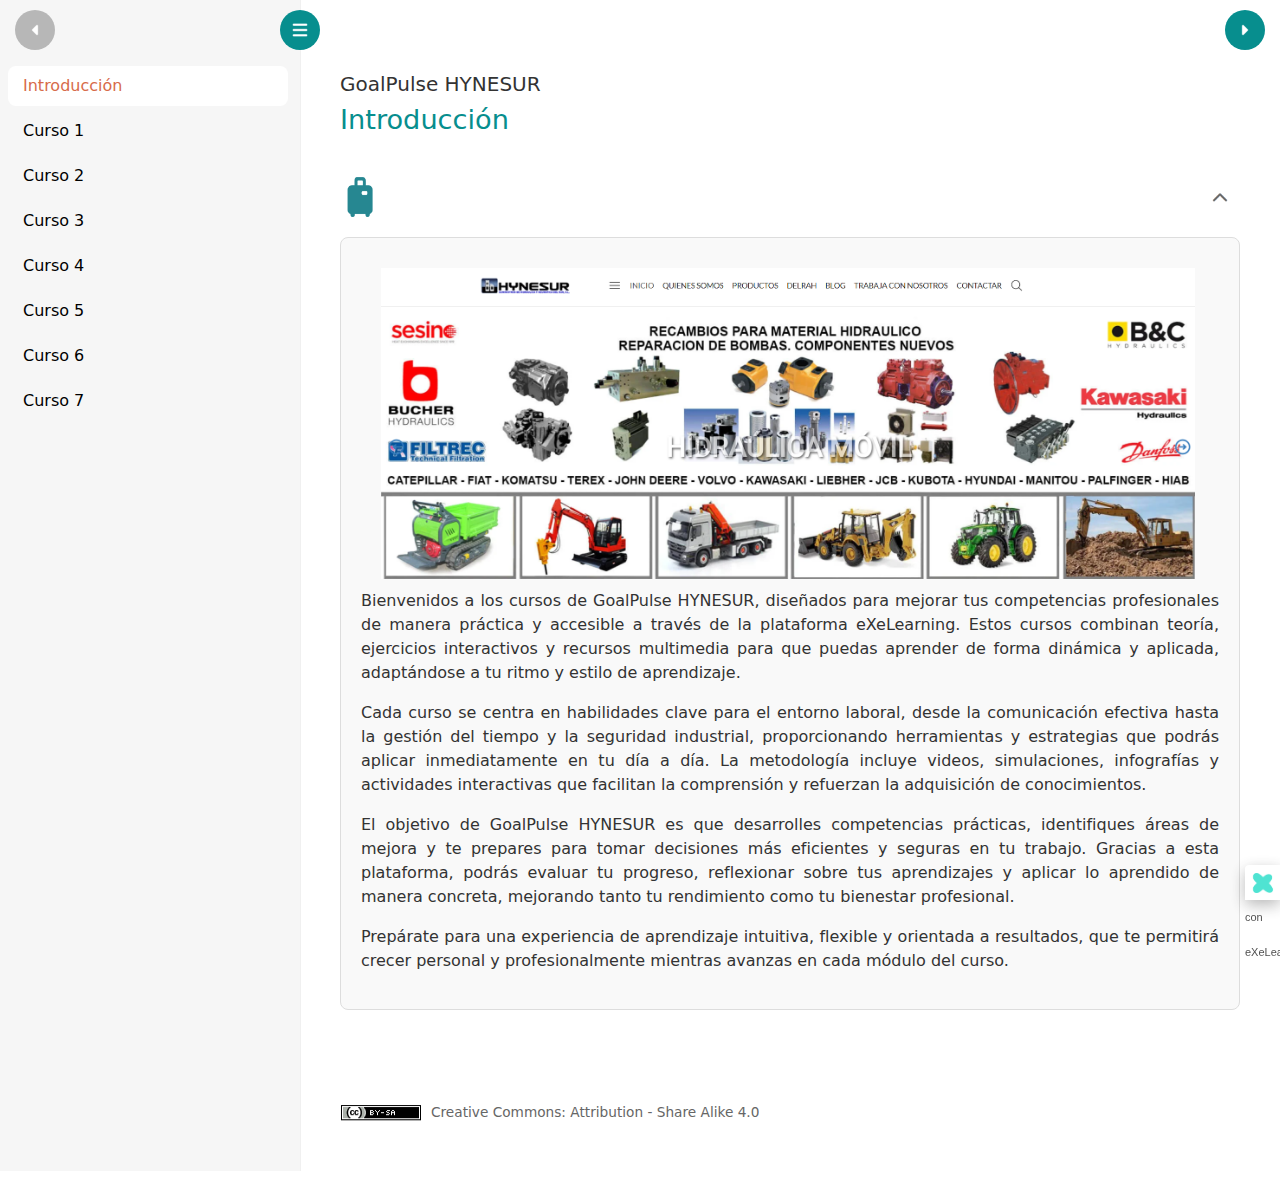
<file: index.html>
<!DOCTYPE html>
<html lang="es" id="exe-index">
<head>
<meta charset="utf-8">
<meta name="generator" content="eXeLearning v3.0.1">
<meta name="viewport" content="width=device-width, initial-scale=1">
<link rel="license" type="text/html" href="https://creativecommons.org/licenses/by-sa/4.0/">
<title>GoalPulse HYNESUR</title>
<script>document.querySelector("html").classList.add("js");</script><script src="libs/jquery/jquery.min.js"> </script><script src="libs/common_i18n.js"> </script><script src="libs/common.js"> </script><script src="libs/exe_export.js"> </script><script src="libs/bootstrap/bootstrap.bundle.min.js"> </script><link rel="stylesheet" href="libs/bootstrap/bootstrap.min.css">
<script src="idevices/text/text.js"> </script><link rel="stylesheet" href="idevices/text/text.css">
<link rel="stylesheet" href="content/css/base.css">
<script src="theme/style.js"> </script><link rel="stylesheet" href="theme/style.css">
<link rel="icon" type="image/x-icon" href="libs/favicon.ico">
</head>
<body class="exe-export exe-web-site" lang="es">
<script>document.body.className+=" js"</script><div class="exe-content exe-export pre-js siteNav-hidden"> <nav id="siteNav"> <ul> <li class="active"> <a href="index.html" class="active main-node no-ch">Introducción</a>
</li>
<li> <a href="html/curso-1.html" class="no-ch">Curso 1</a>
</li>
<li> <a href="html/curso-2.html" class="no-ch">Curso 2</a>
</li>
<li> <a href="html/curso-3.html" class="no-ch">Curso 3</a>
</li>
<li> <a href="html/curso-4.html" class="no-ch">Curso 4</a>
</li>
<li> <a href="html/curso-5.html" class="no-ch">Curso 5</a>
</li>
<li> <a href="html/curso-6.html" class="no-ch">Curso 6</a>
</li>
<li> <a href="html/curso-7.html" class="no-ch">Curso 7</a>
</li>
</ul></nav><main id="20251201121204NJESVU" class="page"> <header id="header-20251201121204NJESVU" class="main-header"> <div class="package-header"><h1 class="package-title">GoalPulse HYNESUR</h1></div>
<div class="page-header"><h2 class="page-title">Introducción</h2></div></header><div id="page-content-20251201121204NJESVU" class="page-content"> <article id="2025120210135046712W" class="box"> <header class="box-head"> <div class="box-icon exe-icon"> <img src="theme/icons/suitcase.png" alt="">
</div>
<button class="box-toggle box-toggle-on" title="Ocultar/Mostrar contenido"> <span>Ocultar/Mostrar contenido</span></button></header><div class="box-content"> <div id="202512021013504533T9" class="idevice_node text" data-idevice-path="idevices/text/" data-idevice-type="text" data-idevice-component-type="json"><div class="exe-text-template"><div class="textIdeviceContent">
            <div class="exe-text-activity">
                <div><p style="text-align: justify;"><img src="content/resources/202512021013504533T9/Captura_de_pantalla_2025-12-02_110351.png" width="814" height="311" alt="" style="margin: 10px 20px;">Bienvenidos a los cursos de GoalPulse HYNESUR, diseñados para mejorar tus competencias profesionales de manera práctica y accesible a través de la plataforma eXeLearning. Estos cursos combinan teoría, ejercicios interactivos y recursos multimedia para que puedas aprender de forma dinámica y aplicada, adaptándose a tu ritmo y estilo de aprendizaje.</p>
<p style="text-align: justify;">Cada curso se centra en habilidades clave para el entorno laboral, desde la comunicación efectiva hasta la gestión del tiempo y la seguridad industrial, proporcionando herramientas y estrategias que podrás aplicar inmediatamente en tu día a día. La metodología incluye videos, simulaciones, infografías y actividades interactivas que facilitan la comprensión y refuerzan la adquisición de conocimientos.</p>
<p style="text-align: justify;">El objetivo de GoalPulse HYNESUR es que desarrolles competencias prácticas, identifiques áreas de mejora y te prepares para tomar decisiones más eficientes y seguras en tu trabajo. Gracias a esta plataforma, podrás evaluar tu progreso, reflexionar sobre tus aprendizajes y aplicar lo aprendido de manera concreta, mejorando tanto tu rendimiento como tu bienestar profesional.</p>
<p style="text-align: justify;">Prepárate para una experiencia de aprendizaje intuitiva, flexible y orientada a resultados, que te permitirá crecer personal y profesionalmente mientras avanzas en cada módulo del curso.</p><p class="clearfix"></p></div>
            </div></div></div></div>
</div></article>
</div></main><div class="nav-buttons"> <span class="nav-button nav-button-left" aria-hidden="true"> <span>Anterior</span></span><a href="html/curso-1.html" title="Siguiente" class="nav-button nav-button-right"> <span>Siguiente</span></a>
</div>
<footer id="siteFooter"><div id="siteFooterContent"> <div id="packageLicense" class="cc cc-by-sa"> <p> <span class="license-label">Licencia: </span><a href="https://creativecommons.org/licenses/by-sa/4.0/" class="license">creative commons: attribution - share alike 4.0</a></p>
</div>
</div></footer>
</div>
<p id="made-with-eXe"> <a href="https://exelearning.net/" target="_blank" rel="noopener"> <span>Creado con eXeLearning <span>(nueva ventana)</span></span></a></p>
</body>
</html>
</file>
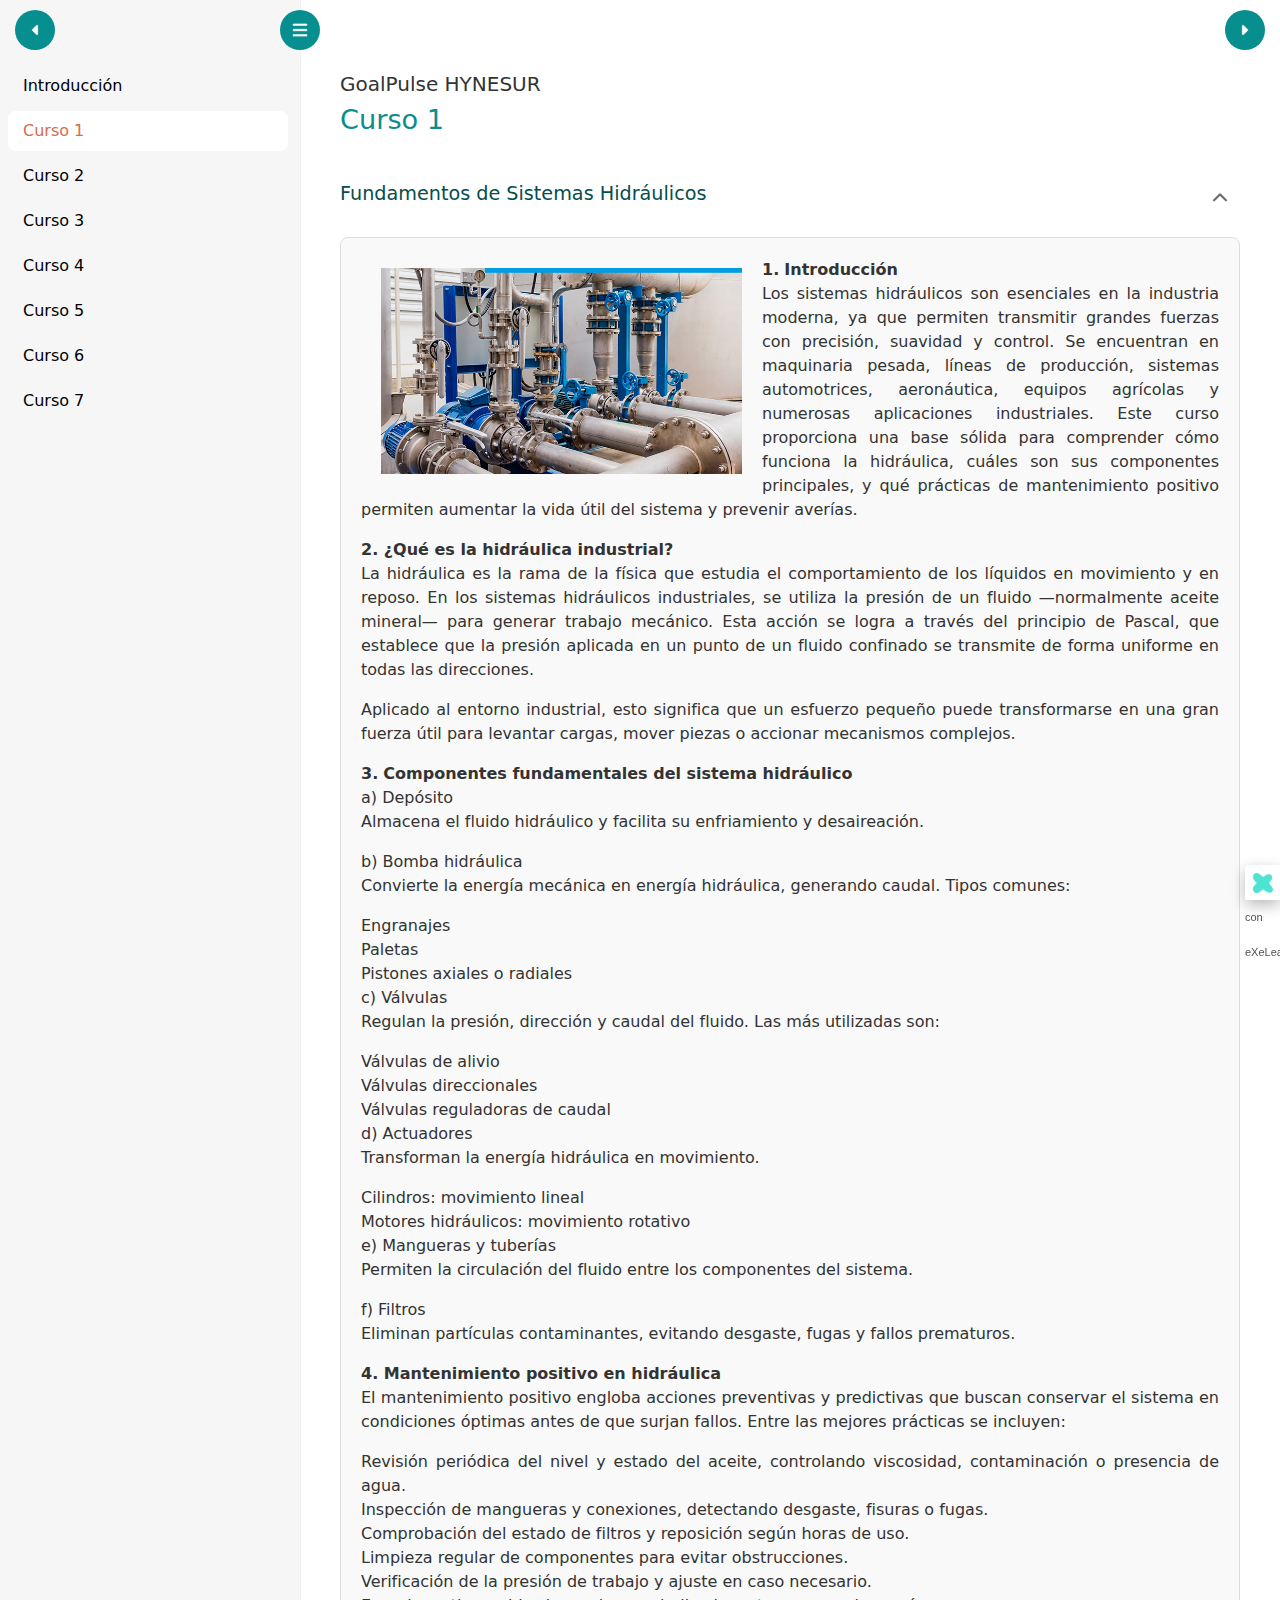
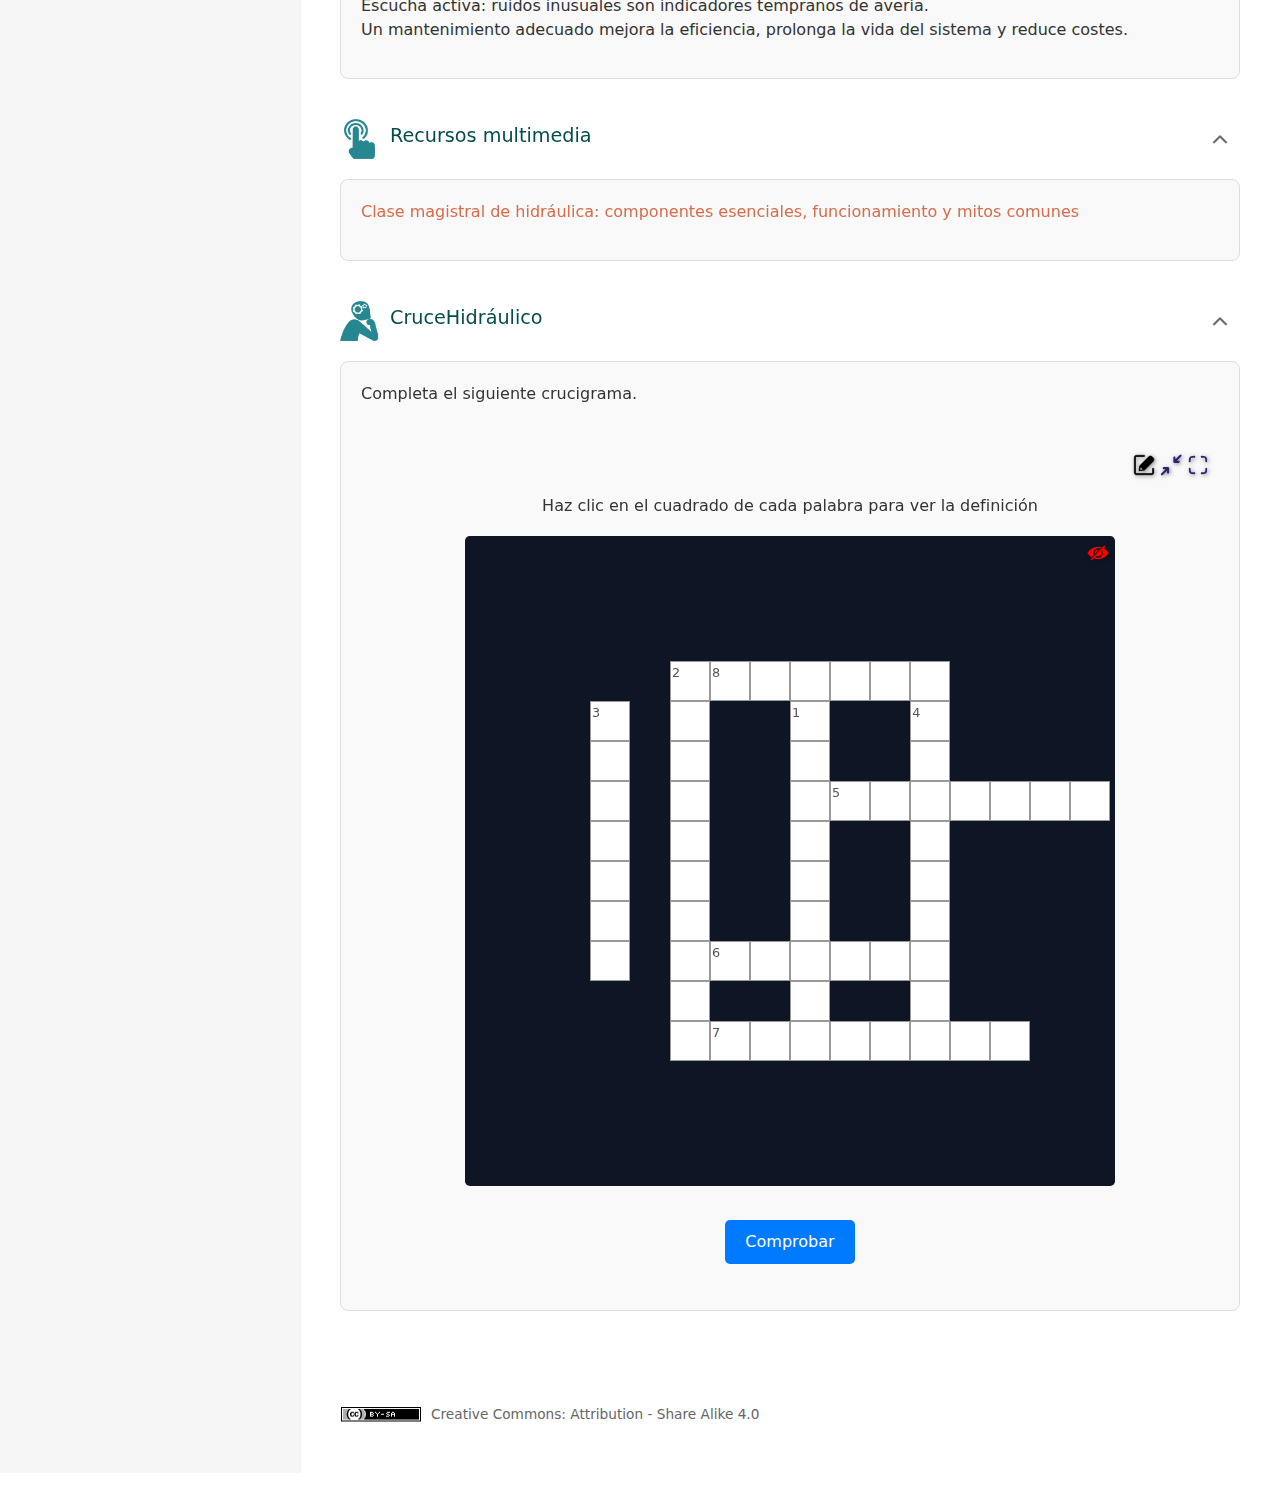
<file: html/curso-1.html>
<!DOCTYPE html>
<html lang="es" id="exe-node-20251201131359840QPP">
<head>
<meta charset="utf-8">
<meta name="generator" content="eXeLearning v3.0.1">
<meta name="viewport" content="width=device-width, initial-scale=1">
<link rel="license" type="text/html" href="https://creativecommons.org/licenses/by-sa/4.0/">
<title>Curso 1 | GoalPulse HYNESUR</title>
<script>document.querySelector("html").classList.add("js");</script><script src="../libs/jquery/jquery.min.js"> </script><script src="../libs/common_i18n.js"> </script><script src="../libs/common.js"> </script><script src="../libs/exe_export.js"> </script><script src="../libs/bootstrap/bootstrap.bundle.min.js"> </script><link rel="stylesheet" href="../libs/bootstrap/bootstrap.min.css">
<script src="../idevices/text/text.js"> </script><script src="../idevices/crossword/crossword.js"> </script><link rel="stylesheet" href="../idevices/text/text.css">
<link rel="stylesheet" href="../idevices/crossword/crossword.css">
<link rel="stylesheet" href="../content/css/base.css">
<script src="../theme/style.js"> </script><link rel="stylesheet" href="../theme/style.css">
<link rel="icon" type="image/x-icon" href="../libs/favicon.ico">
</head>
<body class="exe-export exe-web-site" lang="es">
<script>document.body.className+=" js"</script><div class="exe-content exe-export pre-js siteNav-hidden"> <nav id="siteNav"> <ul> <li> <a href="../index.html" class="main-node no-ch">Introducción</a>
</li>
<li class="active"> <a href="../html/curso-1.html" class="active no-ch">Curso 1</a>
</li>
<li> <a href="../html/curso-2.html" class="no-ch">Curso 2</a>
</li>
<li> <a href="../html/curso-3.html" class="no-ch">Curso 3</a>
</li>
<li> <a href="../html/curso-4.html" class="no-ch">Curso 4</a>
</li>
<li> <a href="../html/curso-5.html" class="no-ch">Curso 5</a>
</li>
<li> <a href="../html/curso-6.html" class="no-ch">Curso 6</a>
</li>
<li> <a href="../html/curso-7.html" class="no-ch">Curso 7</a>
</li>
</ul></nav><main id="20251201131359840QPP" class="page"> <header id="header-20251201131359840QPP" class="main-header"> <div class="package-header"><h1 class="package-title">GoalPulse HYNESUR</h1></div>
<div class="page-header"><h2 class="page-title">Curso 1</h2></div></header><div id="page-content-20251201131359840QPP" class="page-content"> <article id="20251201131411657WF0" class="box"> <header class="box-head no-icon"> <h1 class="box-title">Fundamentos de Sistemas Hidráulicos</h1>
<button class="box-toggle box-toggle-on" title="Ocultar/Mostrar contenido"> <span>Ocultar/Mostrar contenido</span></button></header><div class="box-content"> <div id="202512011314116403AL" class="idevice_node text" data-idevice-path="../idevices/text/" data-idevice-type="text" data-idevice-component-type="json"><div class="exe-text-template"><div class="textIdeviceContent">
            <div class="exe-text-activity">
                <div><p style="text-align: justify;"><img src="../content/resources/202512011314116403AL/CURSO_5.JPG" width="361" height="207" alt="" style="float: left; margin: 10px 20px 10px 20px;"><strong>1.</strong> <strong>Introducción</strong><br>Los sistemas hidráulicos son esenciales en la industria moderna, ya que permiten transmitir grandes fuerzas con precisión, suavidad y control. Se encuentran en maquinaria pesada, líneas de producción, sistemas automotrices, aeronáutica, equipos agrícolas y numerosas aplicaciones industriales. Este curso proporciona una base sólida para comprender cómo funciona la hidráulica, cuáles son sus componentes principales, y qué prácticas de mantenimiento positivo permiten aumentar la vida útil del sistema y prevenir averías.</p>
<p style="text-align: justify;"><strong></strong></p>
<p style="text-align: justify;"><strong>2. ¿Qué es la hidráulica industrial?</strong><br>La hidráulica es la rama de la física que estudia el comportamiento de los líquidos en movimiento y en reposo. En los sistemas hidráulicos industriales, se utiliza la presión de un fluido —normalmente aceite mineral— para generar trabajo mecánico. Esta acción se logra a través del principio de Pascal, que establece que la presión aplicada en un punto de un fluido confinado se transmite de forma uniforme en todas las direcciones.</p>
<p style="text-align: justify;">Aplicado al entorno industrial, esto significa que un esfuerzo pequeño puede transformarse en una gran fuerza útil para levantar cargas, mover piezas o accionar mecanismos complejos.</p>
<p style="text-align: justify;"><strong>3.</strong> <strong>Componentes fundamentales del sistema hidráulico</strong><br>a) Depósito<br>Almacena el fluido hidráulico y facilita su enfriamiento y desaireación.</p>
<p style="text-align: justify;">b) Bomba hidráulica<br>Convierte la energía mecánica en energía hidráulica, generando caudal. Tipos comunes:</p>
<p style="text-align: justify;">Engranajes<br>Paletas<br>Pistones axiales o radiales<br>c) Válvulas<br>Regulan la presión, dirección y caudal del fluido. Las más utilizadas son:</p>
<p style="text-align: justify;">Válvulas de alivio<br>Válvulas direccionales<br>Válvulas reguladoras de caudal<br>d) Actuadores<br>Transforman la energía hidráulica en movimiento.</p>
<p style="text-align: justify;">Cilindros: movimiento lineal<br>Motores hidráulicos: movimiento rotativo<br>e) Mangueras y tuberías<br>Permiten la circulación del fluido entre los componentes del sistema.</p>
<p style="text-align: justify;">f) Filtros<br>Eliminan partículas contaminantes, evitando desgaste, fugas y fallos prematuros.</p>
<p style="text-align: justify;"><strong>4. Mantenimiento positivo en hidráulica</strong><br>El mantenimiento positivo engloba acciones preventivas y predictivas que buscan conservar el sistema en condiciones óptimas antes de que surjan fallos. Entre las mejores prácticas se incluyen:</p>
<p style="text-align: justify;">Revisión periódica del nivel y estado del aceite, controlando viscosidad, contaminación o presencia de agua.<br>Inspección de mangueras y conexiones, detectando desgaste, fisuras o fugas.<br>Comprobación del estado de filtros y reposición según horas de uso.<br>Limpieza regular de componentes para evitar obstrucciones.<br>Verificación de la presión de trabajo y ajuste en caso necesario.<br>Escucha activa: ruidos inusuales son indicadores tempranos de avería.<br>Un mantenimiento adecuado mejora la eficiencia, prolonga la vida del sistema y reduce costes.</p><p class="clearfix"></p></div>
            </div></div></div></div>
</div></article><article id="20251201131543248FYE" class="box"> <header class="box-head"> <div class="box-icon exe-icon"> <img src="../theme/icons/interactive.png" alt="">
</div>
<h1 class="box-title">Recursos multimedia</h1>
<button class="box-toggle box-toggle-on" title="Ocultar/Mostrar contenido"> <span>Ocultar/Mostrar contenido</span></button></header><div class="box-content"> <div id="202512011315432320XV" class="idevice_node text" data-idevice-path="../idevices/text/" data-idevice-type="text" data-idevice-component-type="json"><div class="exe-text-template"><div class="textIdeviceContent">
            <div class="exe-text-activity">
                <div><p><a href="https://youtu.be/Px1wnARs12Q?si=8tYPRdoIoOMCnTA3" id="link_10">Clase magistral de hidráulica: componentes esenciales, funcionamiento y mitos comunes</a></p><p class="clearfix"></p></div>
            </div></div></div></div>
</div></article><article id="20251201131745450J98" class="box"> <header class="box-head"> <div class="box-icon exe-icon"> <img src="../theme/icons/think.png" alt="">
</div>
<h1 class="box-title">CruceHidráulico</h1>
<button class="box-toggle box-toggle-on" title="Ocultar/Mostrar contenido"> <span>Ocultar/Mostrar contenido</span></button></header><div class="box-content"> <div id="202512011317454380YB" class="idevice_node crossword" data-idevice-path="../idevices/crossword/" data-idevice-type="crossword"><div class="crucigrama-IDevice">
       <div class="game-evaluation-ids js-hidden" data-id="202512011317454380YB" data-evaluationb="false" data-evaluationid="20251201121203ZDVJLP"></div>
            <div class="crucigrama-version js-hidden">1</div>
            <div class="crucigrama-feedback-game"></div>
            <div class="crucigrama-instructions gameQP-instructions"><p>Completa el siguiente crucigrama.</p></div>
            <div class="crucigrama-DataGame js-hidden">%E9%B0%E6%EB%E2%F7%D5%F3%FF%F7%B0%A8%B0%D1%E0%E7%F1%FB%F5%E0%F3%FF%F3%B0%BE%B0%FB%FC%E1%E6%E0%E7%F1%E6%FB%FD%FC%E1%B0%A8%B0%AE%E2%AC%D1%FD%FF%E2%FE%F7%E6%F3%B2%F7%FE%B2%E1%FB%F5%E7%FB%F7%FC%E6%F7%B2%F1%E0%E7%F1%FB%F5%E0%F3%FF%F3%BC%AE%BD%E2%AC%B0%BE%B0%E1%FA%FD%E5%DF%FB%FC%FB%FF%FB%E8%F7%B0%A8%F4%F3%FE%E1%F7%BE%B0%E1%FA%FD%E5%C1%FD%FE%E7%E6%FB%FD%FC%B0%A8%E6%E0%E7%F7%BE%B0%FB%E6%FB%FC%F7%E0%F3%E0%EB%B0%A8%E9%B0%E1%FA%FD%E5%D1%FE%E7%F7%B0%A8%F4%F3%FE%E1%F7%BE%B0%F1%FE%E7%F7%D5%F3%FF%F7%B0%A8%B0%B0%BE%B0%E2%F7%E0%F1%F7%FC%E6%F3%F5%F7%D1%FE%E7%F7%B0%A8%A6%A2%BE%B0%E1%FA%FD%E5%D1%FD%F6%F7%D3%F1%F1%F7%E1%E1%B0%A8%F4%F3%FE%E1%F7%BE%B0%F1%FD%F6%F7%D3%F1%F1%F7%E1%E1%B0%A8%B0%B0%BE%B0%FF%F7%E1%E1%F3%F5%F7%D1%FD%F6%F7%D3%F1%F1%F7%E1%E1%B0%A8%B0%B0%EF%BE%B0%E5%FD%E0%F6%E1%D5%F3%FF%F7%B0%A8%C9%E9%B0%E5%FD%E0%F6%B0%A8%B0%D1%DB%DE%DB%DC%D6%C0%DD%B0%BE%B0%F6%F7%F4%FB%FC%FB%E6%FB%FD%FC%B0%A8%B0%D3%F1%E6%E7%F3%F6%FD%E0%B2%FA%FB%F6%E0s%E7%FE%FB%F1%FD%B2%E3%E7%F7%B2%E6%E0%F3%FC%E1%F4%FD%E0%FF%F3%B2%FE%F3%B2%F7%FC%F7%E0%F5%7F%F3%B2%F6%F7%FE%B2%F4%FE%E7%FB%F6%FD%B2%F7%FC%B2%FF%FD%E4%FB%FF%FB%F7%FC%E6%FD%B2%FE%FB%FC%F7%F3%FE%BC%B0%BE%B0%EA%B0%A8%A2%BE%B0%EB%B0%A8%A2%BE%B0%F3%E7%E6%FA%FD%E0%B0%A8%B0%B0%BE%B0%F3%FE%E6%B0%A8%B0%B0%BE%B0%E7%E0%FE%B0%A8%B0%B0%BE%B0%F3%E7%F6%FB%FD%B0%A8%B0%B0%BE%B0%E2%F7%E0%F1%F7%FC%E6%F3%F5%F7%C1%FA%FD%E5%B0%A8%FC%E7%FE%FE%EF%BE%E9%B0%E5%FD%E0%F6%B0%A8%B0%D1%D3%C7%D6%D3%DE%B0%BE%B0%F6%F7%F4%FB%FC%FB%E6%FB%FD%FC%B0%A8%B0%D1%F3%FC%E6%FB%F6%F3%F6%B2%F6%F7%B2%F4%FE%E7%FB%F6%FD%B2%E3%E7%F7%B2%F1%FB%E0%F1%E7%FE%F3%B2%E2%FD%E0%B2%F7%FE%B2%E1%FB%E1%E6%F7%FF%F3%B2%F7%FC%B2%E7%FC%B2%E6%FB%F7%FF%E2%FD%B2%F6%F7%E6%F7%E0%FF%FB%FC%F3%F6%FD%BC%B0%BE%B0%EA%B0%A8%A2%BE%B0%EB%B0%A8%A2%BE%B0%F3%E7%E6%FA%FD%E0%B0%A8%B0%B0%BE%B0%F3%FE%E6%B0%A8%B0%B0%BE%B0%E7%E0%FE%B0%A8%B0%B0%BE%B0%F3%E7%F6%FB%FD%B0%A8%B0%B0%BE%B0%E2%F7%E0%F1%F7%FC%E6%F3%F5%F7%C1%FA%FD%E5%B0%A8%FC%E7%FE%FE%EF%BE%E9%B0%E5%FD%E0%F6%B0%A8%B0%C4%DB%C1%D1%DD%C1%DB%D6%D3%D6%B0%BE%B0%F6%F7%F4%FB%FC%FB%E6%FB%FD%FC%B0%A8%B0%C0%F7%E1%FB%E1%E6%F7%FC%F1%FB%F3%B2%FB%FC%E6%F7%E0%FC%F3%B2%F6%F7%FE%B2%F4%FE%E7%FB%F6%FD%B2%F3%B2%F4%FE%E7%FB%E0%BE%B2%F1%FE%F3%E4%F7%B2%E2%F3%E0%F3%B2%E7%FC%B2%E0%F7%FC%F6%FB%FF%FB%F7%FC%E6%FD%B2%F3%F6%F7%F1%E7%F3%F6%FD%BC%B0%BE%B0%EA%B0%A8%A2%BE%B0%EB%B0%A8%A2%BE%B0%F3%E7%E6%FA%FD%E0%B0%A8%B0%B0%BE%B0%F3%FE%E6%B0%A8%B0%B0%BE%B0%E7%E0%FE%B0%A8%B0%B0%BE%B0%F3%E7%F6%FB%FD%B0%A8%B0%B0%BE%B0%E2%F7%E0%F1%F7%FC%E6%F3%F5%F7%C1%FA%FD%E5%B0%A8%FC%E7%FE%FE%EF%BE%E9%B0%E5%FD%E0%F6%B0%A8%B0%DF%D3%DC%D5%C7%D7%C0%D3%B0%BE%B0%F6%F7%F4%FB%FC%FB%E6%FB%FD%FC%B0%A8%B0%D1%FD%FC%F7%EA%FBa%FC%B2%F4%FE%F7%EA%FB%F0%FE%F7%B2%E3%E7%F7%B2%E2%F7%E0%FF%FB%E6%F7%B2%F7%FE%B2%E2%F3%E1%FD%B2%F6%F7%FE%B2%F4%FE%E7%FB%F6%FD%B2%F7%FC%E6%E0%F7%B2%F6%FB%E1%E6%FB%FC%E6%FD%E1%B2%F1%FD%FF%E2%FD%FC%F7%FC%E6%F7%E1%BC%B0%BE%B0%EA%B0%A8%A2%BE%B0%EB%B0%A8%A2%BE%B0%F3%E7%E6%FA%FD%E0%B0%A8%B0%B0%BE%B0%F3%FE%E6%B0%A8%B0%B0%BE%B0%E7%E0%FE%B0%A8%B0%B0%BE%B0%F3%E7%F6%FB%FD%B0%A8%B0%B0%BE%B0%E2%F7%E0%F1%F7%FC%E6%F3%F5%F7%C1%FA%FD%E5%B0%A8%FC%E7%FE%FE%EF%BE%E9%B0%E5%FD%E0%F6%B0%A8%B0%C4S%DE%C4%C7%DE%D3%B0%BE%B0%F6%F7%F4%FB%FC%FB%E6%FB%FD%FC%B0%A8%B0%D6%FB%E1%E2%FD%E1%FB%E6%FB%E4%FD%B2%E3%E7%F7%B2%E0%F7%F5%E7%FE%F3%B2%FE%F3%B2%E2%E0%F7%E1%FBa%FC%BE%B2%F7%FE%B2%F1%F3%E7%F6%F3%FE%B2%FD%B2%FE%F3%B2%F6%FB%E0%F7%F1%F1%FBa%FC%B2%F6%F7%FE%B2%F4%FE%E7%FB%F6%FD%BC%B0%BE%B0%EA%B0%A8%A2%BE%B0%EB%B0%A8%A2%BE%B0%F3%E7%E6%FA%FD%E0%B0%A8%B0%B0%BE%B0%F3%FE%E6%B0%A8%B0%B0%BE%B0%E7%E0%FE%B0%A8%B0%B0%BE%B0%F3%E7%F6%FB%FD%B0%A8%B0%B0%BE%B0%E2%F7%E0%F1%F7%FC%E6%F3%F5%F7%C1%FA%FD%E5%B0%A8%FC%E7%FE%FE%EF%BE%E9%B0%E5%FD%E0%F6%B0%A8%B0%C2%C0%D7%C1%DBA%DC%B0%BE%B0%F6%F7%F4%FB%FC%FB%E6%FB%FD%FC%B0%A8%B0%D4%E7%F7%E0%E8%F3%B2%E3%E7%F7%B2%F7%F8%F7%E0%F1%F7%B2%F7%FE%B2%F4%FE%E7%FB%F6%FD%B2%E1%FD%F0%E0%F7%B2%E7%FC%F3%B2%E1%E7%E2%F7%E0%F4%FB%F1%FB%F7%B2%F6%F7%FC%E6%E0%FD%B2%F6%F7%FE%B2%E1%FB%E1%E6%F7%FF%F3%BC%B0%BE%B0%EA%B0%A8%A2%BE%B0%EB%B0%A8%A2%BE%B0%F3%E7%E6%FA%FD%E0%B0%A8%B0%B0%BE%B0%F3%FE%E6%B0%A8%B0%B0%BE%B0%E7%E0%FE%B0%A8%B0%B0%BE%B0%F3%E7%F6%FB%FD%B0%A8%B0%B0%BE%B0%E2%F7%E0%F1%F7%FC%E6%F3%F5%F7%C1%FA%FD%E5%B0%A8%FC%E7%FE%FE%EF%BE%E9%B0%E5%FD%E0%F6%B0%A8%B0%DF%DD%C6%DD%C0%B0%BE%B0%F6%F7%F4%FB%FC%FB%E6%FB%FD%FC%B0%A8%B0%D3%F1%E6%E7%F3%F6%FD%E0%B2%E3%E7%F7%B2%F1%FD%FC%E4%FB%F7%E0%E6%F7%B2%FE%F3%B2%F7%FC%F7%E0%F5%7F%F3%B2%F6%F7%FE%B2%F4%FE%E7%FB%F6%FD%B2%F7%FC%B2%FF%FD%E4%FB%FF%FB%F7%FC%E6%FD%B2%E0%FD%E6%F3%E6%FB%E4%FD%BC%B0%BE%B0%EA%B0%A8%A2%BE%B0%EB%B0%A8%A2%BE%B0%F3%E7%E6%FA%FD%E0%B0%A8%B0%B0%BE%B0%F3%FE%E6%B0%A8%B0%B0%BE%B0%E7%E0%FE%B0%A8%B0%B0%BE%B0%F3%E7%F6%FB%FD%B0%A8%B0%B0%BE%B0%E2%F7%E0%F1%F7%FC%E6%F3%F5%F7%C1%FA%FD%E5%B0%A8%FC%E7%FE%FE%EF%BE%E9%B0%E5%FD%E0%F6%B0%A8%B0%D6%D7%C2A%C1%DB%C6%DD%B0%BE%B0%F6%F7%F4%FB%FC%FB%E6%FB%FD%FC%B0%A8%B0%D1%FD%FC%E6%F7%FC%F7%F6%FD%E0%B2%F6%FD%FC%F6%F7%B2%E1%F7%B2%F3%FE%FF%F3%F1%F7%FC%F3%B2%F7%FE%B2%F3%F1%F7%FB%E6%F7%B2%FA%FB%F6%E0s%E7%FE%FB%F1%FD%B2%EB%B2%E1%F7%B2%F4%F3%F1%FB%FE%FB%E6%F3%B2%E1%E7%B2%F7%FC%F4%E0%FB%F3%FF%FB%F7%FC%E6%FD%B2%EB%B2%F6%F7%E1%F3%FB%E0%F7%F3%F1%FBa%FC%BC%B0%BE%B0%EA%B0%A8%A2%BE%B0%EB%B0%A8%A2%BE%B0%F3%E7%E6%FA%FD%E0%B0%A8%B0%B0%BE%B0%F3%FE%E6%B0%A8%B0%B0%BE%B0%E7%E0%FE%B0%A8%B0%B0%BE%B0%F3%E7%F6%FB%FD%B0%A8%B0%B0%BE%B0%E2%F7%E0%F1%F7%FC%E6%F3%F5%F7%C1%FA%FD%E5%B0%A8%FC%E7%FE%FE%EF%CF%BE%B0%FB%E1%C1%F1%FD%E0%FF%B0%A8%A2%BE%B0%FA%F3%E1%D0%F3%F1%F9%B0%A8%E6%E0%E7%F7%BE%B0%E7%E0%FE%D0%F3%F1%F9%B0%A8%B0%FA%E6%E6%E2%E1%A8%BD%BD%E6%E1%F7%A3%BC%FF%FF%BC%F0%FB%FC%F5%BC%FC%F7%E6%BD%E6%FA%BD%FB%F6%BD%DD%DB%C2%BC%A6%C0%FE%F4%FD%FC%F7%FD%F8%FD%E5%F1%C2%F9%F4%E5%D8%EB%E6%A6%CA%C3%DA%F3%D7%C8%AD%E0%E1%AF%A3%B4%E2%FB%F6%AF%DB%FF%F5%D6%F7%E6%DF%F3%FB%FC%B4%FD%AF%A5%B4%E0%FF%AF%A1%B0%BE%B0%E6%F7%EA%E6%D0%E7%E6%E6%FD%FC%C1%F1%FD%E0%FF%B0%A8%B0%D5%E7%F3%E0%F6%F3%E0%B2%FE%F3%B2%E2%E7%FC%E6%E7%F3%F1%FBa%FC%B0%BE%B0%E0%F7%E2%F7%F3%E6%D3%F1%E6%FB%E4%FB%E6%EB%B0%A8%E6%E0%E7%F7%BE%B0%E5%F7%FB%F5%FA%E6%F7%F6%B0%A8%A3%A2%A2%BE%B0%E6%F7%EA%E6%D4%F7%F7%F6%D0%F3%F1%F9%B0%A8%B0%B0%BE%B0%E6%F7%EA%E6%D3%F4%E6%F7%E0%B0%A8%B0%B0%BE%B0%F1%F3%E1%F7%C1%F7%FC%E1%FB%E6%FB%E4%F7%B0%A8%F4%F3%FE%E1%F7%BE%B0%E6%FB%FE%F6%F7%B0%A8%E6%E0%E7%F7%BE%B0%F4%F7%F7%F6%D0%F3%F1%F9%B0%A8%F4%F3%FE%E1%F7%BE%B0%E2%F7%E0%F1%F7%FC%E6%F3%F8%F7%D4%D0%B0%A8%A3%A2%A2%BE%B0%E4%F7%E0%E1%FB%FD%FC%B0%A8%A0%BE%B0%F7%E4%F3%FE%E7%F3%E6%FB%FD%FC%B0%A8%F4%F3%FE%E1%F7%BE%B0%F7%E4%F3%FE%E7%F3%E6%FB%FD%FC%DB%D6%B0%A8%B0%A0%A2%A0%A7%A3%A0%A2%A3%A3%A0%A3%A0%A2%A1%C8%D6%C4%D8%DE%C2%B0%BE%B0%E2%F7%E0%F1%F7%FC%E6%F3%F8%F7%C3%E7%F7%E1%E6%FB%FD%FC%E1%B0%A8%B0%A3%A2%A2%B0%BE%B0%F6%FB%F4%F4%FB%F1%E7%FE%E6%EB%B0%A8%B0%A3%A2%A2%B0%BE%B0%E6%FB%FF%F7%B0%A8%B0%A2%B0%BE%B0%F3%E7%E6%FA%FD%E0%D0%F3%F1%F9%DB%FF%F3%F5%F7%B0%A8%B0%B0%BE%B0%FB%F6%B0%A8%B0%A0%A2%A0%A7%A3%A0%A2%A3%A3%A1%A3%A5%A6%A7%A6%A1%AA%A2%CB%D0%B0%BE%B0%FF%E1%F5%E1%B0%A8%E9%B0%FF%E1%F5%C0%F7%E2%FE%EB%B0%A8%B0%C0%F7%E1%E2%FD%FC%F6%F7%E0%B0%BE%B0%FF%E1%F5%D7%FC%E6%F7%E0%D1%FD%F6%F7%B0%A8%B0%DB%FC%E6%E0%FD%F6%E7%E8%F1%F3%B2%F7%FE%B2%F1a%F6%FB%F5%FD%B2%F6%F7%B2%F3%F1%F1%F7%E1%FD%B0%BE%B0%FF%E1%F5%D7%E0%E0%FD%E0%D1%FD%F6%F7%B0%A8%B0%D7%FE%B2%F1a%F6%FB%F5%FD%B2%F6%F7%B2%F3%F1%F1%F7%E1%FD%B2%FC%FD%B2%F7%E1%B2%F1%FD%E0%E0%F7%F1%E6%FD%B0%BE%B0%FF%E1%F5%DB%FC%F6%FB%F1%F3%E6%F7%C5%FD%E0%F6%B0%A8%B0%C2%E0%FD%E2%FD%E0%F1%FB%FD%FC%F7%B2%E7%FC%F3%B2%E2%F3%FE%F3%F0%E0%F3%B2%FD%B2%F7%EA%E2%E0%F7%E1%FBa%FC%B0%BE%B0%FF%E1%F5%D1%FE%E7%F7%B0%A8%B03%D5%F7%FC%FB%F3%FE%B3%B2%DE%F3%B2%E2%FB%E1%E6%F3%B2%F7%E1%A8%B0%BE%B0%FF%E1%F5%D1%FD%F6%F7%D3%F1%F1%F7%E1%E1%B0%A8%B0%D1a%F6%FB%F5%FD%B2%F6%F7%B2%F3%F1%F1%F7%E1%FD%B0%BE%B0%FF%E1%F5%C0%F7%E3%E7%FB%E0%F7%F6%D3%F1%F1%F7%E1%E1%D9%F7%EB%B0%A8%B0%D7%E1%B2%FC%F7%F1%F7%E1%F3%E0%FB%FD%B2%F7%FE%B2%F1a%F6%FB%F5%FD%B2%F6%F7%B2%F3%F1%F1%F7%E1%FD%B0%BE%B0%FF%E1%F5%DB%FC%F4%FD%E0%FF%F3%E6%FB%FD%FC%DE%FD%FD%F9%FB%FC%F5%B0%A8%B03%D5%F7%FC%FB%F3%FE%B3%B2%DE%F3%B2%FB%FC%F4%FD%E0%FF%F3%F1%FBa%FC%B2%E3%E7%F7%B2%F7%E1%E6%F3%F0%F3%B2%F0%E7%E1%F1%F3%FC%F6%FD%B0%BE%B0%FF%E1%F5%C2%FE%F3%EB%C1%E6%F3%E0%E6%B0%A8%B0%C2%E7%FE%E1%F7%B2%F3%E3%E7%7F%B2%E2%F3%E0%F3%B2%F8%E7%F5%F3%E0%B0%BE%B0%FF%E1%F5%D7%E0%E0%FD%E0%E1%B0%A8%B0%D7%E0%E0%FD%E0%F7%E1%B0%BE%B0%FF%E1%F5%DA%FB%E6%E1%B0%A8%B0%D3%F1%FB%F7%E0%E6%FD%E1%B0%BE%B0%FF%E1%F5%C1%F1%FD%E0%F7%B0%A8%B0%C2%E7%FC%E6%E7%F3%F1%FBa%FC%B0%BE%B0%FF%E1%F5%C5%F7%FB%F5%FA%E6%B0%A8%B0%C2%F7%E1%FD%B0%BE%B0%FF%E1%F5%DF%FB%FC%FB%FF%FB%E8%F7%B0%A8%B0%DF%FB%FC%FB%FF%FB%E8%F3%E0%B0%BE%B0%FF%E1%F5%DF%F3%EA%FB%FF%FB%E8%F7%B0%A8%B0%DF%F3%EA%FB%FF%FB%E8%F3%E0%B0%BE%B0%FF%E1%F5%C6%FB%FF%F7%B0%A8%B0%DE%7F%FF%FB%E6%F7%B2%F6%F7%B2%E6%FB%F7%FF%E2%FD%B2%BA%FF%FF%A8%E1%E1%BB%B0%BE%B0%FF%E1%F5%D4%E7%FE%FE%C1%F1%E0%F7%F7%FC%B0%A8%B0%C2%F3%FC%E6%F3%FE%FE%F3%B2%D1%FD%FF%E2%FE%F7%E6%F3%B0%BE%B0%FF%E1%F5%D7%EA%FB%E6%D4%E7%FE%FE%C1%F1%E0%F7%F7%FC%B0%A8%B0%C1%F3%FE%FB%E0%B2%F6%F7%FE%B2%FF%FD%F6%FD%B2%E2%F3%FC%E6%F3%FE%FE%F3%B2%F1%FD%FF%E2%FE%F7%E6%F3%B0%BE%B0%FF%E1%F5%DC%E7%FF%C3%E7%F7%E1%E6%FB%FD%FC%E1%B0%A8%B0%DCh%FF%F7%E0%FD%B2%F6%F7%B2%E2%E0%F7%F5%E7%FC%E6%F3%E1%B0%BE%B0%FF%E1%F5%DC%FD%DB%FF%F3%F5%F7%B0%A8%B0%C2%E0%F7%F5%E7%FC%E6%F3%B2%E1%FB%FC%B2%FB%FFs%F5%F7%FC%F7%E1%B0%BE%B0%FF%E1%F5%D1%FD%FD%FE%B0%A8%B03%D0%FB%F7%FC%B3%B0%BE%B0%FF%F5%E1%D3%FE%FE%C3%E7%F7%E1%E6%FB%FD%FC%E1%B0%A8%B03%D1%FD%FF%E2%FE%F7%E6%F3%F6%F3%E1%B2%FE%F3%E1%B2%E2%E0%F7%F5%E7%FC%E6%F3%E1%B3%B0%BE%B0%FF%E1%F5%C1%E7%F1%F1%F7%E1%E1%F7%E1%B0%A8%B03%D1%FD%E0%E0%F7%F1%E6%FD%B3%B2%EE%B23%D7%EA%F1%F7%FE%F7%FC%E6%F7%B3%B2%EE%B23%D5%F7%FC%FB%F3%FE%B3%B2%EE%B23%DF%E7%EB%B2%F0%FB%F7%FC%B3%B2%EE%B23%C2%F7%E0%F4%F7%F1%E6%FD%B3%B0%BE%B0%FF%E1%F5%D4%F3%FB%FE%E7%E0%F7%E1%B0%A8%B03%DC%FD%B2%F7%E0%F3%B2%F7%E1%FD%B3%B2%EE%B23%DB%FC%F1%FD%E0%E0%F7%F1%E6%FD%B3%B2%EE%B23%DC%FD%B2%F7%E1%B2%F1%FD%E0%E0%F7%F1%E6%FD%B3%B2%EE%B23%DE%FD%B2%E1%F7%FC%E6%FB%FF%FD%E1%B3%B2%EE%B23%D7%E0%E0%FD%E0%B3%B0%BE%B0%FF%E1%F5%C6%E0%EB%D3%F5%F3%FB%FC%B0%A8%B0%DC%F7%F1%F7%E1%FB%E6%F3%E1%B2%F3%FE%B2%FF%F7%FC%FD%E1%B2%B7%E1%B7%B2%F6%F7%B2%E0%F7%E1%E2%E7%F7%E1%E6%F3%E1%B2%F1%FD%E0%E0%F7%F1%E6%F3%E1%B2%E2%F3%E0%F3%B2%FD%F0%E6%F7%FC%F7%E0%B2%FE%F3%B2%FB%FC%F4%FD%E0%FF%F3%F1%FBa%FC%BC%B2%DB%FC%E6%7B%FC%E6%F3%FE%FD%B2%F6%F7%B2%FC%E7%F7%E4%FD%BC%B0%BE%B0%FF%E1%F5%C5%E0%FD%E6%F7%B0%A8%B0%D7%E1%F1%E0%FB%F0%F3%B2%FE%F3%B2%E2%F3%FE%F3%F0%E0%F3%B2%F1%FD%E0%E0%F7%F1%E6%F3%B2%EB%B2%E2%E7%FE%E1%F7%B2%F7%FC%B2%C0%F7%E1%E2%FD%FC%F6%F7%E0%BC%B2%C1%FB%B2%F6%E7%F6%F3%BE%B2%E2%E7%FE%E1%F7%B2%F7%FC%B2%C1%F7%F5%E7%FB%E0%BC%B0%BE%B0%FF%E1%F5%D7%FC%F6%D5%F3%FF%F7%C1%F1%FD%E0%F7%B0%A8%B0%D3%FC%E6%F7%E1%B2%F6%F7%B2%F5%E7%F3%E0%F6%F3%E0%B2%FE%F3%B2%E2%E7%FC%E6%E7%F3%F1%FBa%FC%B2%F1%FD%FF%FB%F7%FC%F1%F7%B2%FE%F3%B2%E2%F3%E0%E6%FB%F6%F3%BC%B0%BE%B0%FF%E1%F5%C1%F1%FD%E0%F7%C1%F1%FD%E0%FF%B0%A8%B0%DE%F3%B2%E2%E7%FC%E6%E7%F3%F1%FBa%FC%B2%FC%FD%B2%E1%F7%B2%E2%E7%F7%F6%F7%B2%F5%E7%F3%E0%F6%F3%E0%B2%E2%FD%E0%E3%E7%F7%B2%F7%E1%E6%F3%B2%E2s%F5%FB%FC%F3%B2%FC%FD%B2%F4%FD%E0%FF%F3%B2%E2%F3%E0%E6%F7%B2%B2%F6%F7%B2%E7%FC%B2%E2%F3%E3%E7%F7%E6%F7%B2%C1%D1%DD%C0%DF%BC%B0%BE%B0%FF%E1%F5%DD%FC%FE%EB%C1%F3%E4%F7%C1%F1%FD%E0%F7%B0%A8%B03%C1%FD%FE%FD%B2%E2%E7%F7%F6%F7%B2%F5%E7%F3%E0%F6%F3%E0%B2%FE%F3%B2%E2%E7%FC%E6%E7%F3%F1%FBa%FC%B2%E7%FC%F3%B2%E4%F7%E8%B3%B0%BE%B0%FF%E1%F5%DD%FC%FE%EB%C1%F3%E4%F7%B0%A8%B0%C1%FD%FE%FD%B2%E2%E7%F7%F6%F7%B2%F5%E7%F3%E0%F6%F3%E0%B2%E7%FC%F3%B2%E4%F7%E8%B0%BE%B0%FF%E1%F5%DB%FC%F4%FD%E0%FF%F3%E6%FB%FD%FC%B0%A8%B0%DB%FC%F4%FD%E0%FF%F3%F1%FBa%FC%B0%BE%B0%FF%E1%F5%CB%FD%E7%C1%F1%FD%E0%F7%B0%A8%B0%C1%E7%B2%E2%E7%FC%E6%E7%F3%F1%FBa%FC%B0%BE%B0%FF%E1%F5%D3%E7%E6%FA%FD%E0%B0%A8%B0%D3%E7%E6%FD%E0%7F%F3%B0%BE%B0%FF%E1%F5%DD%FC%FE%EB%C1%F3%E4%F7%D3%E7%E6%FD%B0%A8%B0%C1%E7%B2%E2%E7%FC%E6%E7%F3%F1%FBa%FC%B2%E1%F7%B2%F5%E7%F3%E0%F6%F3%E0s%B2%F6%F7%E1%E2%E7%7B%E1%B2%F6%F7%B2%F1%F3%F6%F3%B2%E2%E0%F7%F5%E7%FC%E6%F3%BC%B2%C1%FD%FE%FD%B2%E2%E7%F7%F6%F7%B2%F8%E7%F5%F3%E0%B2%E7%FC%F3%B2%E4%F7%E8%BC%B0%BE%B0%FF%E1%F5%C1%F3%E4%F7%D3%E7%E6%FD%B0%A8%B0%C1%E7%B2%E2%E7%FC%E6%E7%F3%F1%FBa%FC%B2%E1%F7%B2%F5%E7%F3%E0%F6%F3%E0s%B2%F3%E7%E6%FD%FFs%E6%FB%F1%F3%FF%F7%FC%E6%F7%B2%F6%F7%E1%E2%E7%7B%E1%B2%F6%F7%B2%F1%F3%F6%F3%B2%E2%E0%F7%F5%E7%FC%E6%F3%BC%B0%BE%B0%FF%E1%F5%C1%F7%E4%F7%E0%F3%FE%C1%F1%FD%E0%F7%B0%A8%B0%C2%E7%F7%F6%F7%B2%F5%E7%F3%E0%F6%F3%E0%B2%FE%F3%B2%E2%E7%FC%E6%E7%F3%F1%FBa%FC%B2%E6%F3%FC%E6%F3%E1%B2%E4%F7%F1%F7%E1%B2%F1%FD%FF%FD%B2%E3%E7%FB%F7%E0%F3%B0%BE%B0%FF%E1%F5%CB%FD%E7%DE%F3%E1%E6%C1%F1%FD%E0%F7%B0%A8%B0%DE%F3%B2h%FE%E6%FB%FF%F3%B2%E2%E7%FC%E6%E7%F3%F1%FBa%FC%B2%F5%E7%F3%E0%F6%F3%F6%F3%B2%F7%E1%B0%BE%B0%FF%E1%F5%D3%F1%E6%FB%E6%EB%D1%FD%FF%E2%FE%EB%B0%A8%B0%CB%F3%B2%FA%F3%B2%E0%F7%F3%FE%FB%E8%F3%F6%FD%B2%F7%E1%E6%F3%B2%F3%F1%E6%FB%E4%FB%F6%F3%F6%BC%B0%BE%B0%FF%E1%F5%C2%FE%F3%EB%C1%F7%E4%F7%E0%F3%FE%C6%FB%FF%F7%E1%B0%A8%B0%C2%E7%F7%F6%F7%B2%E0%F7%F3%FE%FB%E8%F3%E0%B2%F7%E1%E6%F3%B2%F3%F1%E6%FB%E4%FB%F6%F3%F6%B2%F1%E7%F3%FC%E6%F3%E1%B2%E4%F7%F1%F7%E1%B2%E3%E7%FB%F7%E0%F3%B0%BE%B0%FF%E1%F5%D1%FE%FD%E1%F7%B0%A8%B0%D1%F7%E0%E0%F3%E0%B0%BE%B0%FF%E1%F5%DE%FD%F3%F6%FB%FC%F5%B0%A8%B0%D1%F3%E0%F5%F3%FC%F6%FD%BC%B2%D7%E1%E2%F7%E0%F7%BE%B2%E2%FD%E0%B2%F4%F3%E4%FD%E0%BC%BC%BC%B0%BE%B0%FF%E1%F5%C2%FD%FB%FC%E6%E1%B0%A8%B0%E2%E7%FC%E6%FD%E1%B0%BE%B0%FF%E1%F5%D3%E7%F6%FB%FD%B0%A8%B0%D3%E7%F6%FB%FD%B0%BE%B0%FF%E1%F5%D1%FD%E0%E0%F7%F1%E6%B0%A8%B0%D1%FD%E0%E0%F7%F1%E6%FD%B0%BE%B0%FF%E1%F5%DB%FC%F1%FD%E0%E0%F7%F1%E6%B0%A8%B0%DB%FC%F1%FD%E0%E0%F7%F1%E6%FD%B0%BE%B0%FF%E1%F5%C7%FC%F1%FD%FF%E2%FE%F7%E6%F7%F6%D3%F1%E6%FB%E4%FB%E6%EB%B0%A8%B0%D3%F1%E6%FB%E4%FB%F6%F3%F6%B2%FC%FD%B2%F1%FD%FF%E2%FE%F7%E6%F3%F6%F3%B0%BE%B0%FF%E1%F5%C1%E7%F1%F1%F7%E1%E1%F4%E7%FE%D3%F1%E6%FB%E4%FB%E6%EB%B0%A8%B0%D3%F1%E6%FB%E4%FB%F6%F3%F6%B2%E1%E7%E2%F7%E0%F3%F6%F3%BC%B2%C2%E7%FC%E6%E7%F3%F1%FBa%FC%A8%B2%B7%E1%B0%BE%B0%FF%E1%F5%C7%FC%E1%E7%F1%F1%F7%E1%E1%F4%E7%FE%D3%F1%E6%FB%E4%FB%E6%EB%B0%A8%B0%D3%F1%E6%FB%E4%FB%F6%F3%F6%B2%FC%FD%B2%E1%E7%E2%F7%E0%F3%F6%F3%BC%B2%C2%E7%FC%E6%E7%F3%F1%FBa%FC%A8%B2%B7%E1%B0%BE%B0%FF%E1%F5%C6%EB%E2%F7%D5%F3%FF%F7%B0%A8%B0%D1%E0%E7%F1%FB%F5%E0%F3%FF%F3%B0%BE%B0%FF%E1%F5%D1%FA%F7%F1%F9%B0%A8%B0%D1%FD%FF%E2%E0%FD%F0%F3%E0%B0%BE%B0%FF%E1%F5%C1%FA%FD%E5%C1%FD%FE%E7%E6%FB%FD%FC%B0%A8%B0%DF%FD%E1%E6%E0%F3%E0%B2%FE%F3%E1%B2%E1%FD%FE%E7%F1%FB%FD%FC%F7%E1%B0%BE%B0%FF%E1%F5%C0%F7%F0%FD%FD%E6%B0%A8%B0%D8%E7%F5%F3%E0%B2%FD%E6%E0%F3%B2%E4%F7%E8%B0%BE%B0%FF%E1%F5%D5%F3%FF%F7%DD%E4%F7%E0%B0%A8%B0%D7%FE%B2%F8%E7%F7%F5%FD%B2%FA%F3%B2%E6%F7%E0%FF%FB%FC%F3%F6%FD%BC%B2%C6%E7%B2%E2%E7%FC%E6%E7%F3%F1%FBa%FC%B2%F7%E1%B2%B7%E1%BC%B2%D3%F1%FB%F7%E0%E6%FD%E1%A8%B2%B7%E1%B2%F6%F7%B2%B7%E1%BC%B0%BE%B0%FF%E1%F5%C1%F7%FE%F7%F1%E6%C5%FD%E0%F6%B0%A8%B0%DA%F3%E8%B2%F1%FE%FB%F1%B2%F7%FC%B2%F7%FE%B2%F1%E7%F3%F6%E0%F3%F6%FD%B2%F6%F7%B2%F1%F3%F6%F3%B2%E2%F3%FE%F3%F0%E0%F3%B2%E2%F3%E0%F3%B2%E4%F7%E0%B2%FE%F3%B2%F6%F7%F4%FB%FC%FB%F1%FBa%FC%B0%BE%B0%FF%E1%F5%DA%FD%E0%FB%E8%FD%FC%E6%F3%FE%E1%B0%A8%B0%DA%FD%E0%FB%E8%FD%FC%E6%F3%FE%F7%E1%B0%BE%B0%FF%E1%F5%C4%F7%E0%E6%FB%F1%F3%FE%E1%B0%A8%B0%C4%F7%E0%E6%FB%F1%F3%FE%F7%E1%B0%BE%B0%FF%E1%F5%C1%FA%FD%E5%D6%F7%F4%FB%FC%FB%E6%FB%FD%FC%E1%B0%A8%B0%DF%FD%E1%E6%E0%F3%E0%BD%FD%F1%E7%FE%E6%F3%E0%B2%F6%F7%F4%FB%FC%FB%F1%FB%FD%FC%F7%E1%B0%BE%B0%FF%E1%F5%C1%FA%FD%E5%D0%F3%F1%F9%B0%A8%B0%DF%FD%E1%E6%E0%F3%E0%BD%FD%F1%E7%FE%E6%F3%E0%B2%FB%FF%F3%F5%F7%FC%B2%F6%F7%B2%F4%FD%FC%F6%FD%B0%BE%B0%FF%E1%F5%C1%FD%FE%E7%E6%FB%FD%FC%C5%FD%E0%F6%B0%A8%B0%C2%F3%FE%F3%F0%E0%F3%B0%EF%EF</div>
            
            
            <a href="https://tse1.mm.bing.net/th/id/OIP.4RlfoneojowcPkfwJyt4XQHaEZ?rs=1&pid=ImgDetMain&o=7&rm=3" class="js-hidden crucigrama-LinkBack" alt="Back" />Background</a>
            
            <div class="crucigrama-bns js-hidden">Su navegador no es compatible con esta herramienta.</div>
        </div></div>
</div></article>
</div></main><div class="nav-buttons"> <a href="../index.html" title="Anterior" class="nav-button nav-button-left"> <span>Anterior</span></a><a href="../html/curso-2.html" title="Siguiente" class="nav-button nav-button-right"> <span>Siguiente</span></a>
</div>
<footer id="siteFooter"><div id="siteFooterContent"> <div id="packageLicense" class="cc cc-by-sa"> <p> <span class="license-label">Licencia: </span><a href="https://creativecommons.org/licenses/by-sa/4.0/" class="license">creative commons: attribution - share alike 4.0</a></p>
</div>
</div></footer>
</div>
<p id="made-with-eXe"> <a href="https://exelearning.net/" target="_blank" rel="noopener"> <span>Creado con eXeLearning <span>(nueva ventana)</span></span></a></p>
</body>
</html>
</file>
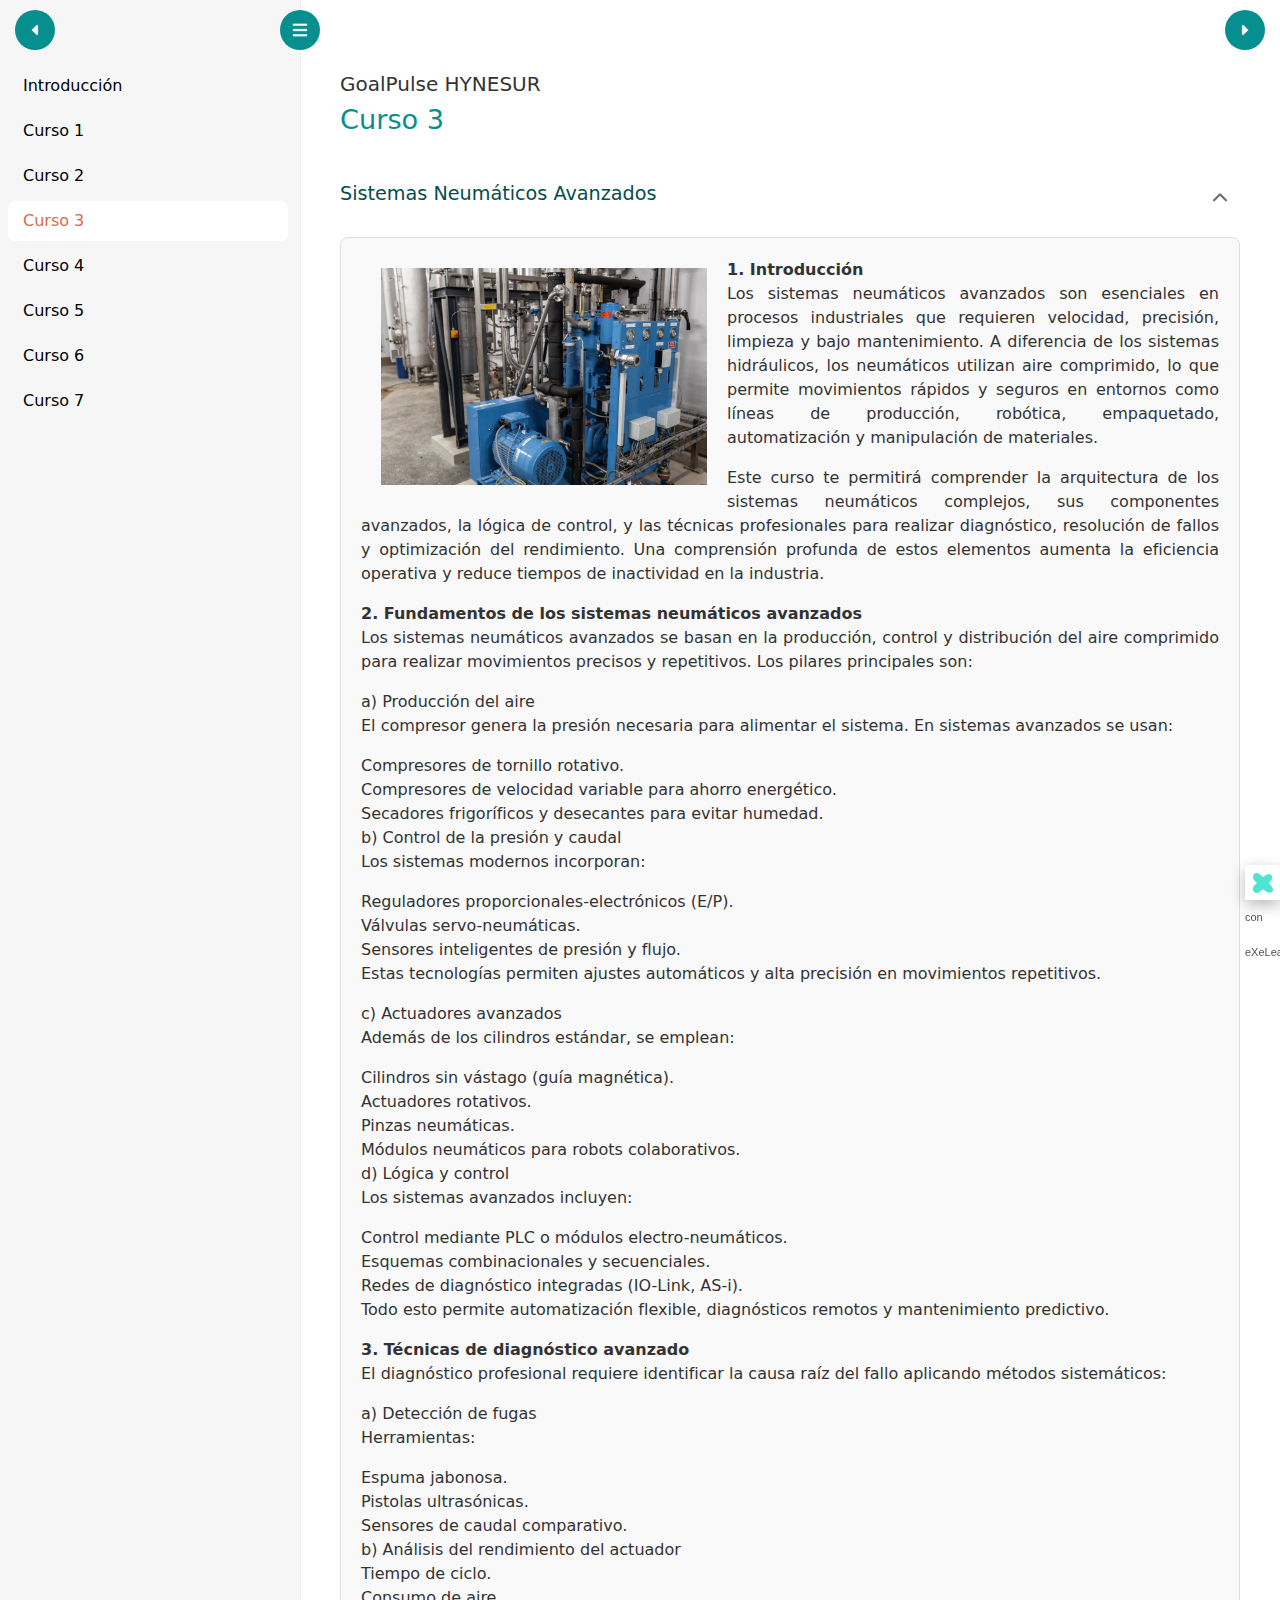
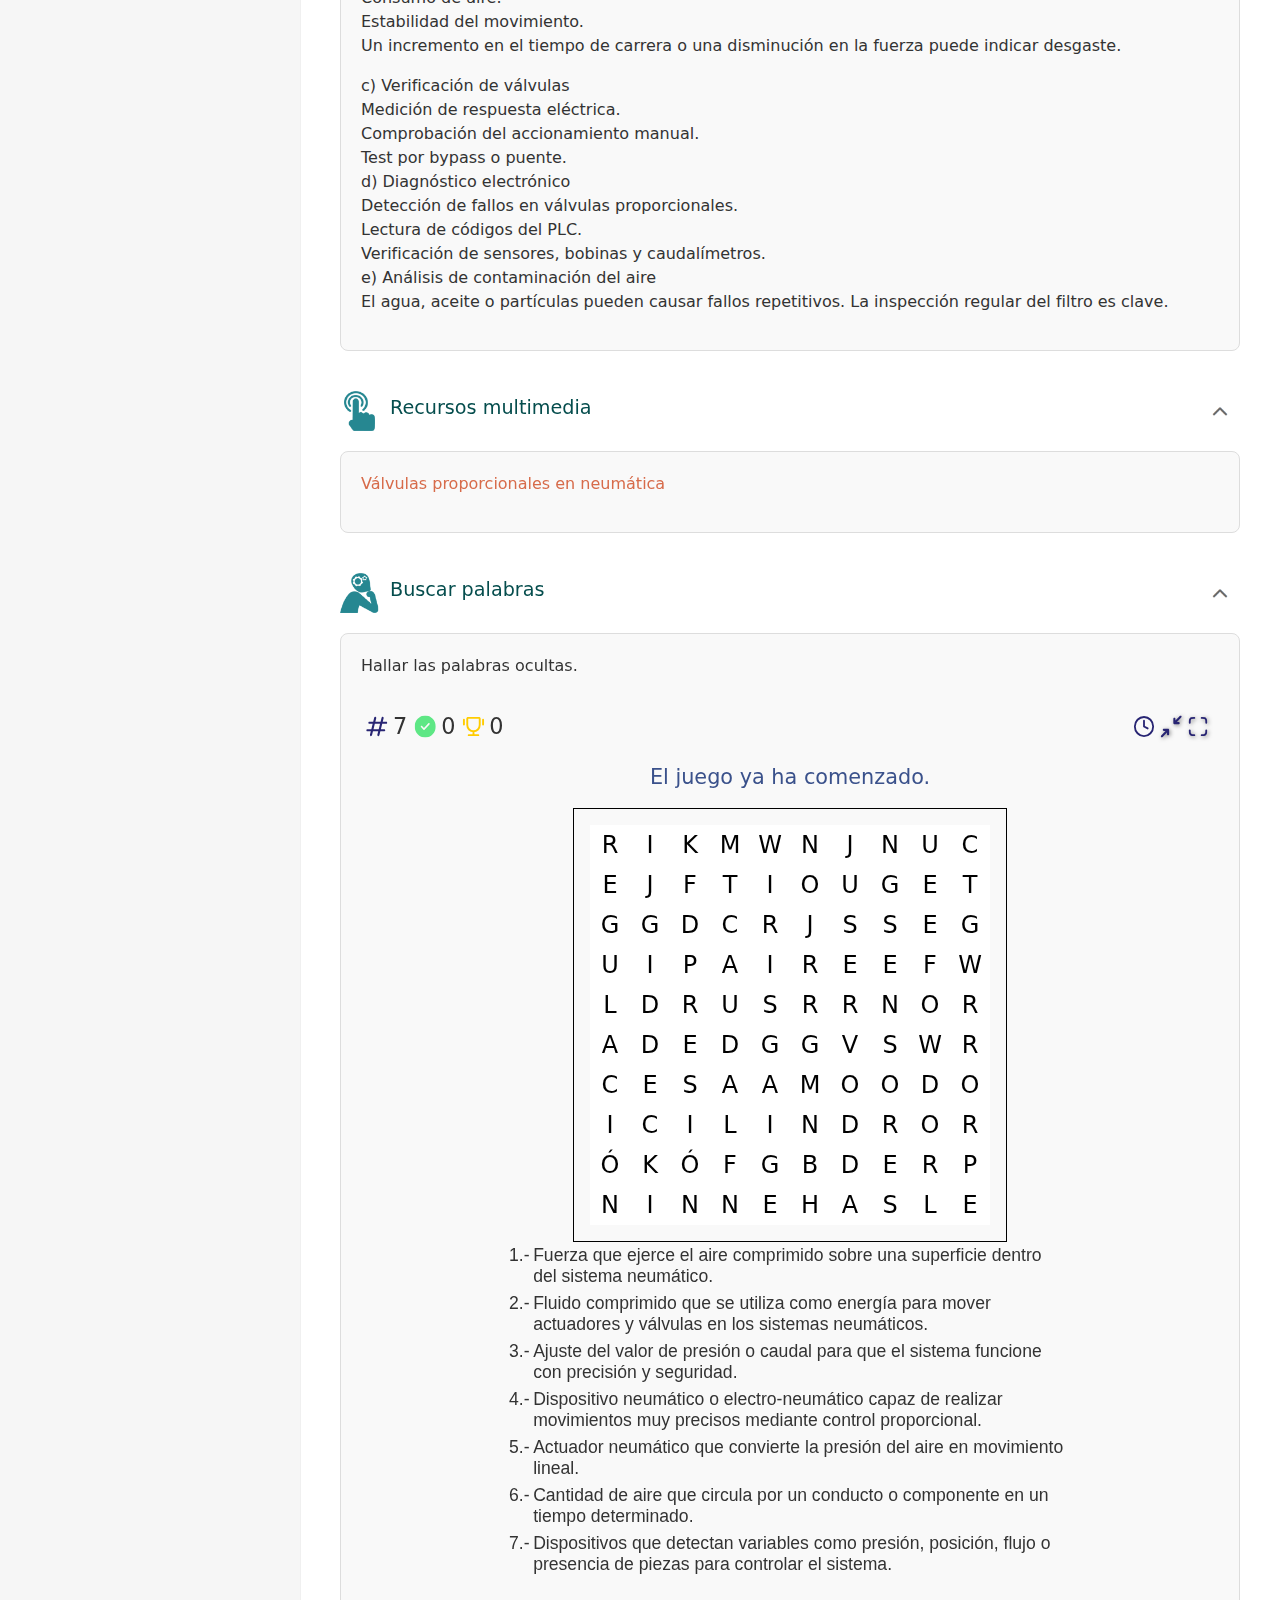
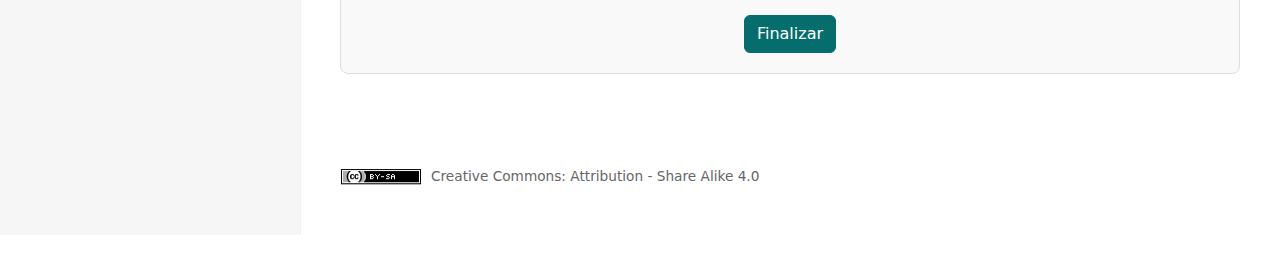
<file: html/curso-3.html>
<!DOCTYPE html>
<html lang="es" id="exe-node-20251201134822684DH5">
<head>
<meta charset="utf-8">
<meta name="generator" content="eXeLearning v3.0.1">
<meta name="viewport" content="width=device-width, initial-scale=1">
<link rel="license" type="text/html" href="https://creativecommons.org/licenses/by-sa/4.0/">
<title>Curso 3 | GoalPulse HYNESUR</title>
<script>document.querySelector("html").classList.add("js");</script><script src="../libs/jquery/jquery.min.js"> </script><script src="../libs/common_i18n.js"> </script><script src="../libs/common.js"> </script><script src="../libs/exe_export.js"> </script><script src="../libs/bootstrap/bootstrap.bundle.min.js"> </script><link rel="stylesheet" href="../libs/bootstrap/bootstrap.min.css">
<script src="../idevices/text/text.js"> </script><script src="../idevices/word-search/word-search.js"> </script><link rel="stylesheet" href="../idevices/text/text.css">
<link rel="stylesheet" href="../idevices/word-search/word-search.css">
<link rel="stylesheet" href="../content/css/base.css">
<script src="../theme/style.js"> </script><link rel="stylesheet" href="../theme/style.css">
<link rel="icon" type="image/x-icon" href="../libs/favicon.ico">
</head>
<body class="exe-export exe-web-site" lang="es">
<script>document.body.className+=" js"</script><div class="exe-content exe-export pre-js siteNav-hidden"> <nav id="siteNav"> <ul> <li> <a href="../index.html" class="main-node no-ch">Introducción</a>
</li>
<li> <a href="../html/curso-1.html" class="no-ch">Curso 1</a>
</li>
<li> <a href="../html/curso-2.html" class="no-ch">Curso 2</a>
</li>
<li class="active"> <a href="../html/curso-3.html" class="active no-ch">Curso 3</a>
</li>
<li> <a href="../html/curso-4.html" class="no-ch">Curso 4</a>
</li>
<li> <a href="../html/curso-5.html" class="no-ch">Curso 5</a>
</li>
<li> <a href="../html/curso-6.html" class="no-ch">Curso 6</a>
</li>
<li> <a href="../html/curso-7.html" class="no-ch">Curso 7</a>
</li>
</ul></nav><main id="20251201134822684DH5" class="page"> <header id="header-20251201134822684DH5" class="main-header"> <div class="package-header"><h1 class="package-title">GoalPulse HYNESUR</h1></div>
<div class="page-header"><h2 class="page-title">Curso 3</h2></div></header><div id="page-content-20251201134822684DH5" class="page-content"> <article id="20251201134832012Q9L" class="box"> <header class="box-head no-icon"> <h1 class="box-title">Sistemas Neumáticos Avanzados</h1>
<button class="box-toggle box-toggle-on" title="Ocultar/Mostrar contenido"> <span>Ocultar/Mostrar contenido</span></button></header><div class="box-content"> <div id="20251201134831999MSP" class="idevice_node text" data-idevice-path="../idevices/text/" data-idevice-type="text" data-idevice-component-type="json"><div class="exe-text-template"><div class="textIdeviceContent">
            <div class="exe-text-activity">
                <div><p style="text-align: justify;"><img src="../content/resources/20251201134831999MSP/CURSO_6.JPG" width="326" height="217" alt="" style="margin: 10px 20px; float: left;"><strong>1. Introducción</strong><br>Los sistemas neumáticos avanzados son esenciales en procesos industriales que requieren velocidad, precisión, limpieza y bajo mantenimiento. A diferencia de los sistemas hidráulicos, los neumáticos utilizan aire comprimido, lo que permite movimientos rápidos y seguros en entornos como líneas de producción, robótica, empaquetado, automatización y manipulación de materiales.</p>
<p style="text-align: justify;">Este curso te permitirá comprender la arquitectura de los sistemas neumáticos complejos, sus componentes avanzados, la lógica de control, y las técnicas profesionales para realizar diagnóstico, resolución de fallos y optimización del rendimiento. Una comprensión profunda de estos elementos aumenta la eficiencia operativa y reduce tiempos de inactividad en la industria.</p>
<p style="text-align: justify;"><strong>2. Fundamentos de los sistemas neumáticos avanzados</strong><br>Los sistemas neumáticos avanzados se basan en la producción, control y distribución del aire comprimido para realizar movimientos precisos y repetitivos. Los pilares principales son:</p>
<p style="text-align: justify;">a) Producción del aire<br>El compresor genera la presión necesaria para alimentar el sistema. En sistemas avanzados se usan:</p>
<p style="text-align: justify;">Compresores de tornillo rotativo.<br>Compresores de velocidad variable para ahorro energético.<br>Secadores frigoríficos y desecantes para evitar humedad.<br>b) Control de la presión y caudal<br>Los sistemas modernos incorporan:</p>
<p style="text-align: justify;">Reguladores proporcionales-electrónicos (E/P).<br>Válvulas servo-neumáticas.<br>Sensores inteligentes de presión y flujo.<br>Estas tecnologías permiten ajustes automáticos y alta precisión en movimientos repetitivos.</p>
<p style="text-align: justify;">c) Actuadores avanzados<br>Además de los cilindros estándar, se emplean:</p>
<p style="text-align: justify;">Cilindros sin vástago (guía magnética).<br>Actuadores rotativos.<br>Pinzas neumáticas.<br>Módulos neumáticos para robots colaborativos.<br>d) Lógica y control<br>Los sistemas avanzados incluyen:</p>
<p style="text-align: justify;">Control mediante PLC o módulos electro-neumáticos.<br>Esquemas combinacionales y secuenciales.<br>Redes de diagnóstico integradas (IO-Link, AS-i).<br>Todo esto permite automatización flexible, diagnósticos remotos y mantenimiento predictivo.</p>
<p style="text-align: justify;"><strong>3. Técnicas de diagnóstico avanzado</strong><br>El diagnóstico profesional requiere identificar la causa raíz del fallo aplicando métodos sistemáticos:</p>
<p style="text-align: justify;">a) Detección de fugas<br>Herramientas:</p>
<p style="text-align: justify;">Espuma jabonosa.<br>Pistolas ultrasónicas.<br>Sensores de caudal comparativo.<br>b) Análisis del rendimiento del actuador<br>Tiempo de ciclo.<br>Consumo de aire.<br>Estabilidad del movimiento.<br>Un incremento en el tiempo de carrera o una disminución en la fuerza puede indicar desgaste.</p>
<p style="text-align: justify;">c) Verificación de válvulas<br>Medición de respuesta eléctrica.<br>Comprobación del accionamiento manual.<br>Test por bypass o puente.<br>d) Diagnóstico electrónico<br>Detección de fallos en válvulas proporcionales.<br>Lectura de códigos del PLC.<br>Verificación de sensores, bobinas y caudalímetros.<br>e) Análisis de contaminación del aire<br>El agua, aceite o partículas pueden causar fallos repetitivos. La inspección regular del filtro es clave.</p><p class="clearfix"></p></div>
            </div></div></div></div>
</div></article><article id="20251201134931188A23" class="box"> <header class="box-head"> <div class="box-icon exe-icon"> <img src="../theme/icons/interactive.png" alt="">
</div>
<h1 class="box-title">Recursos multimedia</h1>
<button class="box-toggle box-toggle-on" title="Ocultar/Mostrar contenido"> <span>Ocultar/Mostrar contenido</span></button></header><div class="box-content"> <div id="2025120113493117674T" class="idevice_node text" data-idevice-path="../idevices/text/" data-idevice-type="text" data-idevice-component-type="json"><div class="exe-text-template"><div class="textIdeviceContent">
            <div class="exe-text-activity">
                <div><p><a href="https://youtu.be/F7s9bAOahoI?si=QnQZd9OFjHWjiUJe" id="link_2">Válvulas proporcionales en neumática </a></p><p class="clearfix"></p></div>
            </div></div></div></div>
</div></article><article id="20251201135029430K84" class="box"> <header class="box-head"> <div class="box-icon exe-icon"> <img src="../theme/icons/think.png" alt="">
</div>
<h1 class="box-title">Buscar palabras</h1>
<button class="box-toggle box-toggle-on" title="Ocultar/Mostrar contenido"> <span>Ocultar/Mostrar contenido</span></button></header><div class="box-content"> <div id="20251201135029376XW3" class="idevice_node word-search" data-idevice-path="../idevices/word-search/" data-idevice-type="word-search"><div class="sopa-IDevice">
        <div class="game-evaluation-ids js-hidden" data-id="20251201135029376XW3" data-evaluationb="false" data-evaluationid="20251201121203ZDVJLP"></div>
                <div class="sopa-version js-hidden">2</div>
                 <div class="sopa-instructions"><p>Hallar las palabras ocultas.</p></div>
                <div class="sopa-feedback-game"></div>              
                <div class="sopa-DataGame js-hidden">%E9%B0%E6%EB%E2%F7%D5%F3%FF%F7%B0%A8%B0%C1%FD%E2%F3%B0%BE%B0%FB%FC%E1%E6%E0%E7%F1%E6%FB%FD%FC%E1%B0%A8%B0%AE%E2%AC%DA%F3%FE%FE%F3%E0%B2%FE%F3%E1%B2%E2%F3%FE%F3%F0%E0%F3%E1%B2%FD%F1%E7%FE%E6%F3%E1%BC%AE%BD%E2%AC%B0%BE%B0%E1%FA%FD%E5%DF%FB%FC%FB%FF%FB%E8%F7%B0%A8%F4%F3%FE%E1%F7%BE%B0%FB%E6%FB%FC%F7%E0%F3%E0%EB%B0%A8%E9%B0%E1%FA%FD%E5%D1%FE%E7%F7%B0%A8%F4%F3%FE%E1%F7%BE%B0%F1%FE%E7%F7%D5%F3%FF%F7%B0%A8%B0%B0%BE%B0%E2%F7%E0%F1%F7%FC%E6%F3%F5%F7%D1%FE%E7%F7%B0%A8%A6%A2%BE%B0%E1%FA%FD%E5%D1%FD%F6%F7%D3%F1%F1%F7%E1%E1%B0%A8%F4%F3%FE%E1%F7%BE%B0%F1%FD%F6%F7%D3%F1%F1%F7%E1%E1%B0%A8%B0%B0%BE%B0%FF%F7%E1%E1%F3%F5%F7%D1%FD%F6%F7%D3%F1%F1%F7%E1%E1%B0%A8%B0%B0%EF%BE%B0%E5%FD%E0%F6%E1%D5%F3%FF%F7%B0%A8%C9%E9%B0%E5%FD%E0%F6%B0%A8%B0%C2%C0%D7%C1%DBA%DC%B0%BE%B0%F6%F7%F4%FB%FC%FB%E6%FB%FD%FC%B0%A8%B0%D4%E7%F7%E0%E8%F3%B2%E3%E7%F7%B2%F7%F8%F7%E0%F1%F7%B2%F7%FE%B2%F3%FB%E0%F7%B2%F1%FD%FF%E2%E0%FB%FF%FB%F6%FD%B2%E1%FD%F0%E0%F7%B2%E7%FC%F3%B2%E1%E7%E2%F7%E0%F4%FB%F1%FB%F7%B2%F6%F7%FC%E6%E0%FD%B2%F6%F7%FE%B2%E1%FB%E1%E6%F7%FF%F3%B2%FC%F7%E7%FFs%E6%FB%F1%FD%BC%B0%BE%B0%EA%B0%A8%A2%BE%B0%EB%B0%A8%A2%BE%B0%F3%E7%E6%FA%FD%E0%B0%A8%B0%B0%BE%B0%F3%FE%E6%B0%A8%B0%B0%BE%B0%E7%E0%FE%B0%A8%B0%B0%BE%B0%F3%E7%F6%FB%FD%B0%A8%B0%B0%BE%B0%E2%F7%E0%F1%F7%FC%E6%F3%F5%F7%C1%FA%FD%E5%B0%A8%A3%A2%A2%EF%BE%E9%B0%E5%FD%E0%F6%B0%A8%B0%D3%DB%C0%D7%B0%BE%B0%F6%F7%F4%FB%FC%FB%E6%FB%FD%FC%B0%A8%B0%D4%FE%E7%FB%F6%FD%B2%F1%FD%FF%E2%E0%FB%FF%FB%F6%FD%B2%E3%E7%F7%B2%E1%F7%B2%E7%E6%FB%FE%FB%E8%F3%B2%F1%FD%FF%FD%B2%F7%FC%F7%E0%F5%7F%F3%B2%E2%F3%E0%F3%B2%FF%FD%E4%F7%E0%B2%F3%F1%E6%E7%F3%F6%FD%E0%F7%E1%B2%EB%B2%E4s%FE%E4%E7%FE%F3%E1%B2%F7%FC%B2%FE%FD%E1%B2%E1%FB%E1%E6%F7%FF%F3%E1%B2%FC%F7%E7%FFs%E6%FB%F1%FD%E1%BC%B0%BE%B0%EA%B0%A8%A2%BE%B0%EB%B0%A8%A2%BE%B0%F3%E7%E6%FA%FD%E0%B0%A8%B0%B0%BE%B0%F3%FE%E6%B0%A8%B0%B0%BE%B0%E7%E0%FE%B0%A8%B0%B0%BE%B0%F3%E7%F6%FB%FD%B0%A8%B0%B0%BE%B0%E2%F7%E0%F1%F7%FC%E6%F3%F5%F7%C1%FA%FD%E5%B0%A8%A3%A2%A2%EF%BE%E9%B0%E5%FD%E0%F6%B0%A8%B0%C0%D7%D5%C7%DE%D3%D1%DBA%DC%B0%BE%B0%F6%F7%F4%FB%FC%FB%E6%FB%FD%FC%B0%A8%B0%D3%F8%E7%E1%E6%F7%B2%F6%F7%FE%B2%E4%F3%FE%FD%E0%B2%F6%F7%B2%E2%E0%F7%E1%FBa%FC%B2%FD%B2%F1%F3%E7%F6%F3%FE%B2%E2%F3%E0%F3%B2%E3%E7%F7%B2%F7%FE%B2%E1%FB%E1%E6%F7%FF%F3%B2%F4%E7%FC%F1%FB%FD%FC%F7%B2%F1%FD%FC%B2%E2%E0%F7%F1%FB%E1%FBa%FC%B2%EB%B2%E1%F7%F5%E7%E0%FB%F6%F3%F6%BC%B0%BE%B0%EA%B0%A8%A2%BE%B0%EB%B0%A8%A2%BE%B0%F3%E7%E6%FA%FD%E0%B0%A8%B0%B0%BE%B0%F3%FE%E6%B0%A8%B0%B0%BE%B0%E7%E0%FE%B0%A8%B0%B0%BE%B0%F3%E7%F6%FB%FD%B0%A8%B0%B0%BE%B0%E2%F7%E0%F1%F7%FC%E6%F3%F5%F7%C1%FA%FD%E5%B0%A8%A3%A2%A2%EF%BE%E9%B0%E5%FD%E0%F6%B0%A8%B0%C1%D7%C0%C4%DD%B0%BE%B0%F6%F7%F4%FB%FC%FB%E6%FB%FD%FC%B0%A8%B0%D6%FB%E1%E2%FD%E1%FB%E6%FB%E4%FD%B2%FC%F7%E7%FFs%E6%FB%F1%FD%B2%FD%B2%F7%FE%F7%F1%E6%E0%FD%BF%FC%F7%E7%FFs%E6%FB%F1%FD%B2%F1%F3%E2%F3%E8%B2%F6%F7%B2%E0%F7%F3%FE%FB%E8%F3%E0%B2%FF%FD%E4%FB%FF%FB%F7%FC%E6%FD%E1%B2%FF%E7%EB%B2%E2%E0%F7%F1%FB%E1%FD%E1%B2%FF%F7%F6%FB%F3%FC%E6%F7%B2%F1%FD%FC%E6%E0%FD%FE%B2%E2%E0%FD%E2%FD%E0%F1%FB%FD%FC%F3%FE%BC%B0%BE%B0%EA%B0%A8%A2%BE%B0%EB%B0%A8%A2%BE%B0%F3%E7%E6%FA%FD%E0%B0%A8%B0%B0%BE%B0%F3%FE%E6%B0%A8%B0%B0%BE%B0%E7%E0%FE%B0%A8%B0%B0%BE%B0%F3%E7%F6%FB%FD%B0%A8%B0%B0%BE%B0%E2%F7%E0%F1%F7%FC%E6%F3%F5%F7%C1%FA%FD%E5%B0%A8%A3%A2%A2%EF%BE%E9%B0%E5%FD%E0%F6%B0%A8%B0%D1%DB%DE%DB%DC%D6%C0%DD%B0%BE%B0%F6%F7%F4%FB%FC%FB%E6%FB%FD%FC%B0%A8%B0%D3%F1%E6%E7%F3%F6%FD%E0%B2%FC%F7%E7%FFs%E6%FB%F1%FD%B2%E3%E7%F7%B2%F1%FD%FC%E4%FB%F7%E0%E6%F7%B2%FE%F3%B2%E2%E0%F7%E1%FBa%FC%B2%F6%F7%FE%B2%F3%FB%E0%F7%B2%F7%FC%B2%FF%FD%E4%FB%FF%FB%F7%FC%E6%FD%B2%FE%FB%FC%F7%F3%FE%BC%B0%BE%B0%EA%B0%A8%A2%BE%B0%EB%B0%A8%A2%BE%B0%F3%E7%E6%FA%FD%E0%B0%A8%B0%B0%BE%B0%F3%FE%E6%B0%A8%B0%B0%BE%B0%E7%E0%FE%B0%A8%B0%B0%BE%B0%F3%E7%F6%FB%FD%B0%A8%B0%B0%BE%B0%E2%F7%E0%F1%F7%FC%E6%F3%F5%F7%C1%FA%FD%E5%B0%A8%A3%A2%A2%EF%BE%E9%B0%E5%FD%E0%F6%B0%A8%B0%D1%D3%C7%D6%D3%DE%B0%BE%B0%F6%F7%F4%FB%FC%FB%E6%FB%FD%FC%B0%A8%B0%D1%F3%FC%E6%FB%F6%F3%F6%B2%F6%F7%B2%F3%FB%E0%F7%B2%E3%E7%F7%B2%F1%FB%E0%F1%E7%FE%F3%B2%E2%FD%E0%B2%E7%FC%B2%F1%FD%FC%F6%E7%F1%E6%FD%B2%FD%B2%F1%FD%FF%E2%FD%FC%F7%FC%E6%F7%B2%F7%FC%B2%E7%FC%B2%E6%FB%F7%FF%E2%FD%B2%F6%F7%E6%F7%E0%FF%FB%FC%F3%F6%FD%BC%B0%BE%B0%EA%B0%A8%A2%BE%B0%EB%B0%A8%A2%BE%B0%F3%E7%E6%FA%FD%E0%B0%A8%B0%B0%BE%B0%F3%FE%E6%B0%A8%B0%B0%BE%B0%E7%E0%FE%B0%A8%B0%B0%BE%B0%F3%E7%F6%FB%FD%B0%A8%B0%B0%BE%B0%E2%F7%E0%F1%F7%FC%E6%F3%F5%F7%C1%FA%FD%E5%B0%A8%A3%A2%A2%EF%BE%E9%B0%E5%FD%E0%F6%B0%A8%B0%C1%D7%DC%C1%DD%C0%D7%C1%B0%BE%B0%F6%F7%F4%FB%FC%FB%E6%FB%FD%FC%B0%A8%B0%D6%FB%E1%E2%FD%E1%FB%E6%FB%E4%FD%E1%B2%E3%E7%F7%B2%F6%F7%E6%F7%F1%E6%F3%FC%B2%E4%F3%E0%FB%F3%F0%FE%F7%E1%B2%F1%FD%FF%FD%B2%E2%E0%F7%E1%FBa%FC%BE%B2%E2%FD%E1%FB%F1%FBa%FC%BE%B2%F4%FE%E7%F8%FD%B2%FD%B2%E2%E0%F7%E1%F7%FC%F1%FB%F3%B2%F6%F7%B2%E2%FB%F7%E8%F3%E1%B2%E2%F3%E0%F3%B2%F1%FD%FC%E6%E0%FD%FE%F3%E0%B2%F7%FE%B2%E1%FB%E1%E6%F7%FF%F3%BC%B0%BE%B0%EA%B0%A8%A2%BE%B0%EB%B0%A8%A2%BE%B0%F3%E7%E6%FA%FD%E0%B0%A8%B0%B0%BE%B0%F3%FE%E6%B0%A8%B0%B0%BE%B0%E7%E0%FE%B0%A8%B0%B0%BE%B0%F3%E7%F6%FB%FD%B0%A8%B0%B0%BE%B0%E2%F7%E0%F1%F7%FC%E6%F3%F5%F7%C1%FA%FD%E5%B0%A8%A3%A2%A2%EF%CF%BE%B0%FB%E1%C1%F1%FD%E0%FF%B0%A8%A2%BE%B0%E6%F7%EA%E6%D0%E7%E6%E6%FD%FC%C1%F1%FD%E0%FF%B0%A8%B0%D5%E7%F3%E0%F6%F3%E0%B2%FE%F3%B2%E2%E7%FC%E6%E7%F3%F1%FBa%FC%B0%BE%B0%E0%F7%E2%F7%F3%E6%D3%F1%E6%FB%E4%FB%E6%EB%B0%A8%E6%E0%E7%F7%BE%B0%E5%F7%FB%F5%FA%E6%F7%F6%B0%A8%A3%A2%A2%BE%B0%E6%F7%EA%E6%D4%F7%F7%F6%D0%F3%F1%F9%B0%A8%B0%B0%BE%B0%E6%F7%EA%E6%D3%F4%E6%F7%E0%B0%A8%B0%B0%BE%B0%F4%F7%F7%F6%D0%F3%F1%F9%B0%A8%F4%F3%FE%E1%F7%BE%B0%E2%F7%E0%F1%F7%FC%E6%F3%F8%F7%D4%D0%B0%A8%A3%A2%A2%BE%B0%E4%F7%E0%E1%FB%FD%FC%B0%A8%A3%BE%B0%E2%F7%E0%F1%F7%FC%E6%F3%F8%F7%C3%E7%F7%E1%E6%FB%FD%FC%E1%B0%A8%A3%A2%A2%BE%B0%E6%FB%FF%F7%B0%A8%A2%BE%B0%F6%FB%F3%F5%FD%FC%F3%FE%E1%B0%A8%F4%F3%FE%E1%F7%BE%B0%E0%F7%E4%F7%E0%E1%F7%E1%B0%A8%F4%F3%FE%E1%F7%BE%B0%E1%FA%FD%E5%C0%F7%E1%FD%FE%E4%F7%B0%A8%E6%E0%E7%F7%BE%B0%F7%E4%F3%FE%E7%F3%E6%FB%FD%FC%B0%A8%F4%F3%FE%E1%F7%BE%B0%F7%E4%F3%FE%E7%F3%E6%FB%FD%FC%DB%D6%B0%A8%B0%A0%A2%A0%A7%A3%A0%A2%A3%A3%A0%A3%A0%A2%A1%C8%D6%C4%D8%DE%C2%B0%BE%B0%FB%F6%B0%A8%B0%A0%A2%A0%A7%A3%A0%A2%A3%A3%A1%A7%A2%A0%AB%A1%A5%A4%CA%C5%A1%B0%BE%B0%FF%E1%F5%E1%B0%A8%E9%B0%FF%E1%F5%C0%F7%E2%FE%EB%B0%A8%B0%C0%F7%E1%E2%FD%FC%F6%F7%E0%B0%BE%B0%FF%E1%F5%D7%FC%E6%F7%E0%D1%FD%F6%F7%B0%A8%B0%DB%FC%E6%E0%FD%F6%E7%E8%F1%F3%B2%F7%FE%B2%F1a%F6%FB%F5%FD%B2%F6%F7%B2%F3%F1%F1%F7%E1%FD%B0%BE%B0%FF%E1%F5%D7%E0%E0%FD%E0%D1%FD%F6%F7%B0%A8%B0%D7%FE%B2%F1a%F6%FB%F5%FD%B2%F6%F7%B2%F3%F1%F1%F7%E1%FD%B2%FC%FD%B2%F7%E1%B2%F1%FD%E0%E0%F7%F1%E6%FD%B0%BE%B0%FF%E1%F5%D1%FE%E7%F7%B0%A8%B03%D5%F7%FC%FB%F3%FE%B3%B2%DE%F3%B2%E2%FB%E1%E6%F3%B2%F7%E1%A8%B0%BE%B0%FF%E1%F5%D1%FD%F6%F7%D3%F1%F1%F7%E1%E1%B0%A8%B0%D1a%F6%FB%F5%FD%B2%F6%F7%B2%F3%F1%F1%F7%E1%FD%B0%BE%B0%FF%E1%F5%C2%FE%F3%EB%C1%E6%F3%E0%E6%B0%A8%B0%C2%E7%FE%E1%F7%B2%F3%E3%E7%7F%B2%E2%F3%E0%F3%B2%F8%E7%F5%F3%E0%B0%BE%B0%FF%E1%F5%DA%FB%E6%E1%B0%A8%B0%D3%F1%FB%F7%E0%E6%FD%E1%B0%BE%B0%FF%E1%F5%C1%F1%FD%E0%F7%B0%A8%B0%C2%E7%FC%E6%E7%F3%F1%FBa%FC%B0%BE%B0%FF%E1%F5%C5%F7%FB%F5%FA%E6%B0%A8%B0%C2%F7%E1%FD%B0%BE%B0%FF%E1%F5%DF%FB%FC%FB%FF%FB%E8%F7%B0%A8%B0%DF%FB%FC%FB%FF%FB%E8%F3%E0%B0%BE%B0%FF%E1%F5%DF%F3%EA%FB%FF%FB%E8%F7%B0%A8%B0%DF%F3%EA%FB%FF%FB%E8%F3%E0%B0%BE%B0%FF%E1%F5%C6%FB%FF%F7%B0%A8%B0%DE%7F%FF%FB%E6%F7%B2%F6%F7%B2%E6%FB%F7%FF%E2%FD%B2%BA%FF%FF%A8%E1%E1%BB%B0%BE%B0%FF%E1%F5%D4%E7%FE%FE%C1%F1%E0%F7%F7%FC%B0%A8%B0%C2%F3%FC%E6%F3%FE%FE%F3%B2%D1%FD%FF%E2%FE%F7%E6%F3%B0%BE%B0%FF%E1%F5%D7%EA%FB%E6%D4%E7%FE%FE%C1%F1%E0%F7%F7%FC%B0%A8%B0%C1%F3%FE%FB%E0%B2%F6%F7%FE%B2%FF%FD%F6%FD%B2%E2%F3%FC%E6%F3%FE%FE%F3%B2%F1%FD%FF%E2%FE%F7%E6%F3%B0%BE%B0%FF%E1%F5%DC%E7%FF%C3%E7%F7%E1%E6%FB%FD%FC%E1%B0%A8%B0%DCh%FF%F7%E0%FD%B2%F6%F7%B2%E2%E0%F7%F5%E7%FC%E6%F3%E1%B0%BE%B0%FF%E1%F5%DC%FD%DB%FF%F3%F5%F7%B0%A8%B0%C2%E0%F7%F5%E7%FC%E6%F3%B2%E1%FB%FC%B2%FB%FFs%F5%F7%FC%F7%E1%B0%BE%B0%FF%E1%F5%C1%E7%F1%F1%F7%E1%E1%F7%E1%B0%A8%B03%D1%FD%E0%E0%F7%F1%E6%FD%B3%B2%EE%B23%D7%EA%F1%F7%FE%F7%FC%E6%F7%B3%B2%EE%B23%D5%F7%FC%FB%F3%FE%B3%B2%EE%B23%DF%E7%EB%B2%F0%FB%F7%FC%B3%B2%EE%B23%C2%F7%E0%F4%F7%F1%E6%FD%B3%B0%BE%B0%FF%E1%F5%D4%F3%FB%FE%E7%E0%F7%E1%B0%A8%B03%DC%FD%B2%F7%E0%F3%B2%F7%E1%FD%B3%B2%EE%B23%DB%FC%F1%FD%E0%E0%F7%F1%E6%FD%B3%B2%EE%B23%DC%FD%B2%F7%E1%B2%F1%FD%E0%E0%F7%F1%E6%FD%B3%B2%EE%B23%DE%FD%B2%E1%F7%FC%E6%FB%FF%FD%E1%B3%B2%EE%B23%D7%E0%E0%FD%E0%B3%B0%BE%B0%FF%E1%F5%C6%E0%EB%D3%F5%F3%FB%FC%B0%A8%B0%DC%F7%F1%F7%E1%FB%E6%F3%E1%B2%F3%FE%B2%FF%F7%FC%FD%E1%B2%B7%E1%B7%B2%F6%F7%B2%E0%F7%E1%E2%E7%F7%E1%E6%F3%E1%B2%F1%FD%E0%E0%F7%F1%E6%F3%E1%B2%E2%F3%E0%F3%B2%FD%F0%E6%F7%FC%F7%E0%B2%FE%F3%B2%FB%FC%F4%FD%E0%FF%F3%F1%FBa%FC%BC%B2%DB%FC%E6%7B%FC%E6%F3%FE%FD%B2%F6%F7%B2%FC%E7%F7%E4%FD%BC%B0%BE%B0%FF%E1%F5%C1%F1%FD%E0%F7%C1%F1%FD%E0%FF%B0%A8%B0%DE%F3%B2%E2%E7%FC%E6%E7%F3%F1%FBa%FC%B2%FC%FD%B2%E1%F7%B2%E2%E7%F7%F6%F7%B2%F5%E7%F3%E0%F6%F3%E0%B2%E2%FD%E0%E3%E7%F7%B2%F7%E1%E6%F3%B2%E2s%F5%FB%FC%F3%B2%FC%FD%B2%F4%FD%E0%FF%F3%B2%E2%F3%E0%E6%F7%B2%B2%F6%F7%B2%E7%FC%B2%E2%F3%E3%E7%F7%E6%F7%B2%C1%D1%DD%C0%DF%BC%B0%BE%B0%FF%E1%F5%DD%FC%FE%EB%C1%F3%E4%F7%C1%F1%FD%E0%F7%B0%A8%B03%C1%FD%FE%FD%B2%E2%E7%F7%F6%F7%B2%F5%E7%F3%E0%F6%F3%E0%B2%FE%F3%B2%E2%E7%FC%E6%E7%F3%F1%FBa%FC%B2%E7%FC%F3%B2%E4%F7%E8%B3%B0%BE%B0%FF%E1%F5%DD%FC%FE%EB%C1%F3%E4%F7%B0%A8%B0%C1%FD%FE%FD%B2%E2%E7%F7%F6%F7%B2%F5%E7%F3%E0%F6%F3%E0%B2%E7%FC%F3%B2%E4%F7%E8%B0%BE%B0%FF%E1%F5%DB%FC%F4%FD%E0%FF%F3%E6%FB%FD%FC%B0%A8%B0%DB%FC%F4%FD%E0%FF%F3%F1%FBa%FC%B0%BE%B0%FF%E1%F5%DD%FC%FE%EB%C1%F3%E4%F7%D3%E7%E6%FD%B0%A8%B0%C1%E7%B2%E2%E7%FC%E6%E7%F3%F1%FBa%FC%B2%E1%F7%B2%F5%E7%F3%E0%F6%F3%E0s%B2%F6%F7%E1%E2%E7%7B%E1%B2%F6%F7%B2%F1%F3%F6%F3%B2%E2%E0%F7%F5%E7%FC%E6%F3%BC%B2%C1%FD%FE%FD%B2%E2%E7%F7%F6%F7%B2%F8%E7%F5%F3%E0%B2%E7%FC%F3%B2%E4%F7%E8%BC%B0%BE%B0%FF%E1%F5%C1%F3%E4%F7%D3%E7%E6%FD%B0%A8%B0%C1%E7%B2%E2%E7%FC%E6%E7%F3%F1%FBa%FC%B2%E1%F7%B2%F5%E7%F3%E0%F6%F3%E0s%B2%F3%E7%E6%FD%FFs%E6%FB%F1%F3%FF%F7%FC%E6%F7%B2%F6%F7%E1%E2%E7%7B%E1%B2%F6%F7%B2%F1%F3%F6%F3%B2%E2%E0%F7%F5%E7%FC%E6%F3%BC%B0%BE%B0%FF%E1%F5%C1%F7%E4%F7%E0%F3%FE%C1%F1%FD%E0%F7%B0%A8%B0%C2%E7%F7%F6%F7%B2%F5%E7%F3%E0%F6%F3%E0%B2%FE%F3%B2%E2%E7%FC%E6%E7%F3%F1%FBa%FC%B2%E6%F3%FC%E6%F3%E1%B2%E4%F7%F1%F7%E1%B2%F1%FD%FF%FD%B2%E3%E7%FB%F7%E0%F3%B0%BE%B0%FF%E1%F5%CB%FD%E7%DE%F3%E1%E6%C1%F1%FD%E0%F7%B0%A8%B0%DE%F3%B2h%FE%E6%FB%FF%F3%B2%E2%E7%FC%E6%E7%F3%F1%FBa%FC%B2%F5%E7%F3%E0%F6%F3%F6%F3%B2%F7%E1%B0%BE%B0%FF%E1%F5%D3%F1%E6%FB%E6%EB%D1%FD%FF%E2%FE%EB%B0%A8%B0%CB%F3%B2%FA%F3%B2%E0%F7%F3%FE%FB%E8%F3%F6%FD%B2%F7%E1%E6%F3%B2%F3%F1%E6%FB%E4%FB%F6%F3%F6%BC%B0%BE%B0%FF%E1%F5%C2%FE%F3%EB%C1%F7%E4%F7%E0%F3%FE%C6%FB%FF%F7%E1%B0%A8%B0%C2%E7%F7%F6%F7%B2%E0%F7%F3%FE%FB%E8%F3%E0%B2%F7%E1%E6%F3%B2%F3%F1%E6%FB%E4%FB%F6%F3%F6%B2%F1%E7%F3%FC%E6%F3%E1%B2%E4%F7%F1%F7%E1%B2%E3%E7%FB%F7%E0%F3%B0%BE%B0%FF%E1%F5%D1%FE%FD%E1%F7%B0%A8%B0%D1%F7%E0%E0%F3%E0%B0%BE%B0%FF%E1%F5%C2%FD%FB%FC%E6%E1%B0%A8%B0%E2%E7%FC%E6%FD%E1%B0%BE%B0%FF%E1%F5%D3%E7%F6%FB%FD%B0%A8%B0%D3%E7%F6%FB%FD%B0%BE%B0%FF%E1%F5%C5%FD%E0%F6%E1%D4%FB%FC%F6%B0%A8%B0%DA%F3%E1%B2%F7%FC%F1%FD%FC%E6%E0%F3%F6%FD%B2%E6%FD%F6%F3%E1%B2%FE%F3%E1%B2%E2%F3%FE%F3%F0%E0%F3%E1%BC%B2%C6%E7%B2%E2%E7%FC%E6%E7%F3%F1%FBa%FC%B2%F7%E1%B2%B7%E1%BC%B0%BE%B0%FF%E1%F5%D7%FC%F6%D5%F3%FF%F7%C1%F1%FD%E0%F7%B0%A8%B0%DB%FC%FB%F1%FB%F3%B2%F7%FE%B2%F8%E7%F7%F5%FD%BC%BC%BC%B0%BE%B0%FF%F5%E1%D5%F3%FF%F7%C1%E6%F3%E0%E6%B0%A8%B0%D7%FE%B2%F8%E7%F7%F5%FD%B2%EB%F3%B2%FA%F3%B2%F1%FD%FF%F7%FC%E8%F3%F6%FD%BC%B0%BE%B0%FF%E1%F5%CB%FD%E7%C1%F1%FD%E0%F7%B0%A8%B0%C2%E7%FC%E6%E7%F3%F1%FBa%FC%B0%BE%B0%FF%E1%F5%D7%FC%F6%C6%FB%FF%F7%B0%A8%B0%D3%F1%F3%F0a%B2%F7%FE%B2%E6%FB%F7%FF%E2%FD%B2%F6%F7%B2%F8%E7%F7%F5%FD%BC%B2%C6%E7%B2%E2%E7%FC%E6%E7%F3%F1%FBa%FC%B2%F7%E1%B2%B7%E1%BC%B0%BE%B0%FF%E1%F5%D7%FC%F6%B0%A8%B0%D4%FB%FC%F3%FE%FB%E8%F3%E0%B0%BE%B0%FF%E1%F5%D7%FC%F6%D5%F3%FF%F7%DF%B0%A8%B0%DA%F3%E1%B2%F1%FD%FF%E2%FE%F7%E6%F3%F6%FD%B2%F7%FE%B2%F8%E7%F7%F5%FD%BC%B2%C6%E7%B2%E2%E7%FC%E6%E7%F3%F1%FBa%FC%B2%F7%E1%B2%B7%E1%BC%B0%BE%B0%FF%E1%F5%C7%FC%F1%FD%FF%E2%FE%F7%E6%F7%F6%D3%F1%E6%FB%E4%FB%E6%EB%B0%A8%B0%D3%F1%E6%FB%E4%FB%F6%F3%F6%B2%FC%FD%B2%F1%FD%FF%E2%FE%F7%E6%F3%F6%F3%B0%BE%B0%FF%E1%F5%C1%E7%F1%F1%F7%E1%E1%F4%E7%FE%D3%F1%E6%FB%E4%FB%E6%EB%B0%A8%B0%D3%F1%E6%FB%E4%FB%F6%F3%F6%B2%E1%E7%E2%F7%E0%F3%F6%F3%BC%B2%C2%E7%FC%E6%E7%F3%F1%FBa%FC%A8%B2%B7%E1%B0%BE%B0%FF%E1%F5%C7%FC%E1%E7%F1%F1%F7%E1%E1%F4%E7%FE%D3%F1%E6%FB%E4%FB%E6%EB%B0%A8%B0%D3%F1%E6%FB%E4%FB%F6%F3%F6%B2%FC%FD%B2%E1%E7%E2%F7%E0%F3%F6%F3%BC%B2%C2%E7%FC%E6%E7%F3%F1%FBa%FC%A8%B2%B7%E1%B0%BE%B0%FF%E1%F5%DF%F3%FC%EB%C5%FD%E0%F6%B0%A8%B0%DB%FC%E6%F7%FC%E6%F3%B2%F1%FD%FC%B2%FF%F7%FC%FD%E1%B2%E2%F3%FE%F3%F0%E0%F3%E1%B0%BE%B0%FF%E1%F5%C6%EB%E2%F7%D5%F3%FF%F7%B0%A8%B0%D0%E7%E1%F1%F3%E0%B2%E2%F3%FE%F3%F0%E0%F3%E1%B0%EF%EF</div>
                
                
                
                <div class="sopa-bns js-hidden">Su navegador no es compatible con esta herramienta.</div>
                </div> </div>
</div></article>
</div></main><div class="nav-buttons"> <a href="../html/curso-2.html" title="Anterior" class="nav-button nav-button-left"> <span>Anterior</span></a><a href="../html/curso-4.html" title="Siguiente" class="nav-button nav-button-right"> <span>Siguiente</span></a>
</div>
<footer id="siteFooter"><div id="siteFooterContent"> <div id="packageLicense" class="cc cc-by-sa"> <p> <span class="license-label">Licencia: </span><a href="https://creativecommons.org/licenses/by-sa/4.0/" class="license">creative commons: attribution - share alike 4.0</a></p>
</div>
</div></footer>
</div>
<p id="made-with-eXe"> <a href="https://exelearning.net/" target="_blank" rel="noopener"> <span>Creado con eXeLearning <span>(nueva ventana)</span></span></a></p>
</body>
</html>
</file>
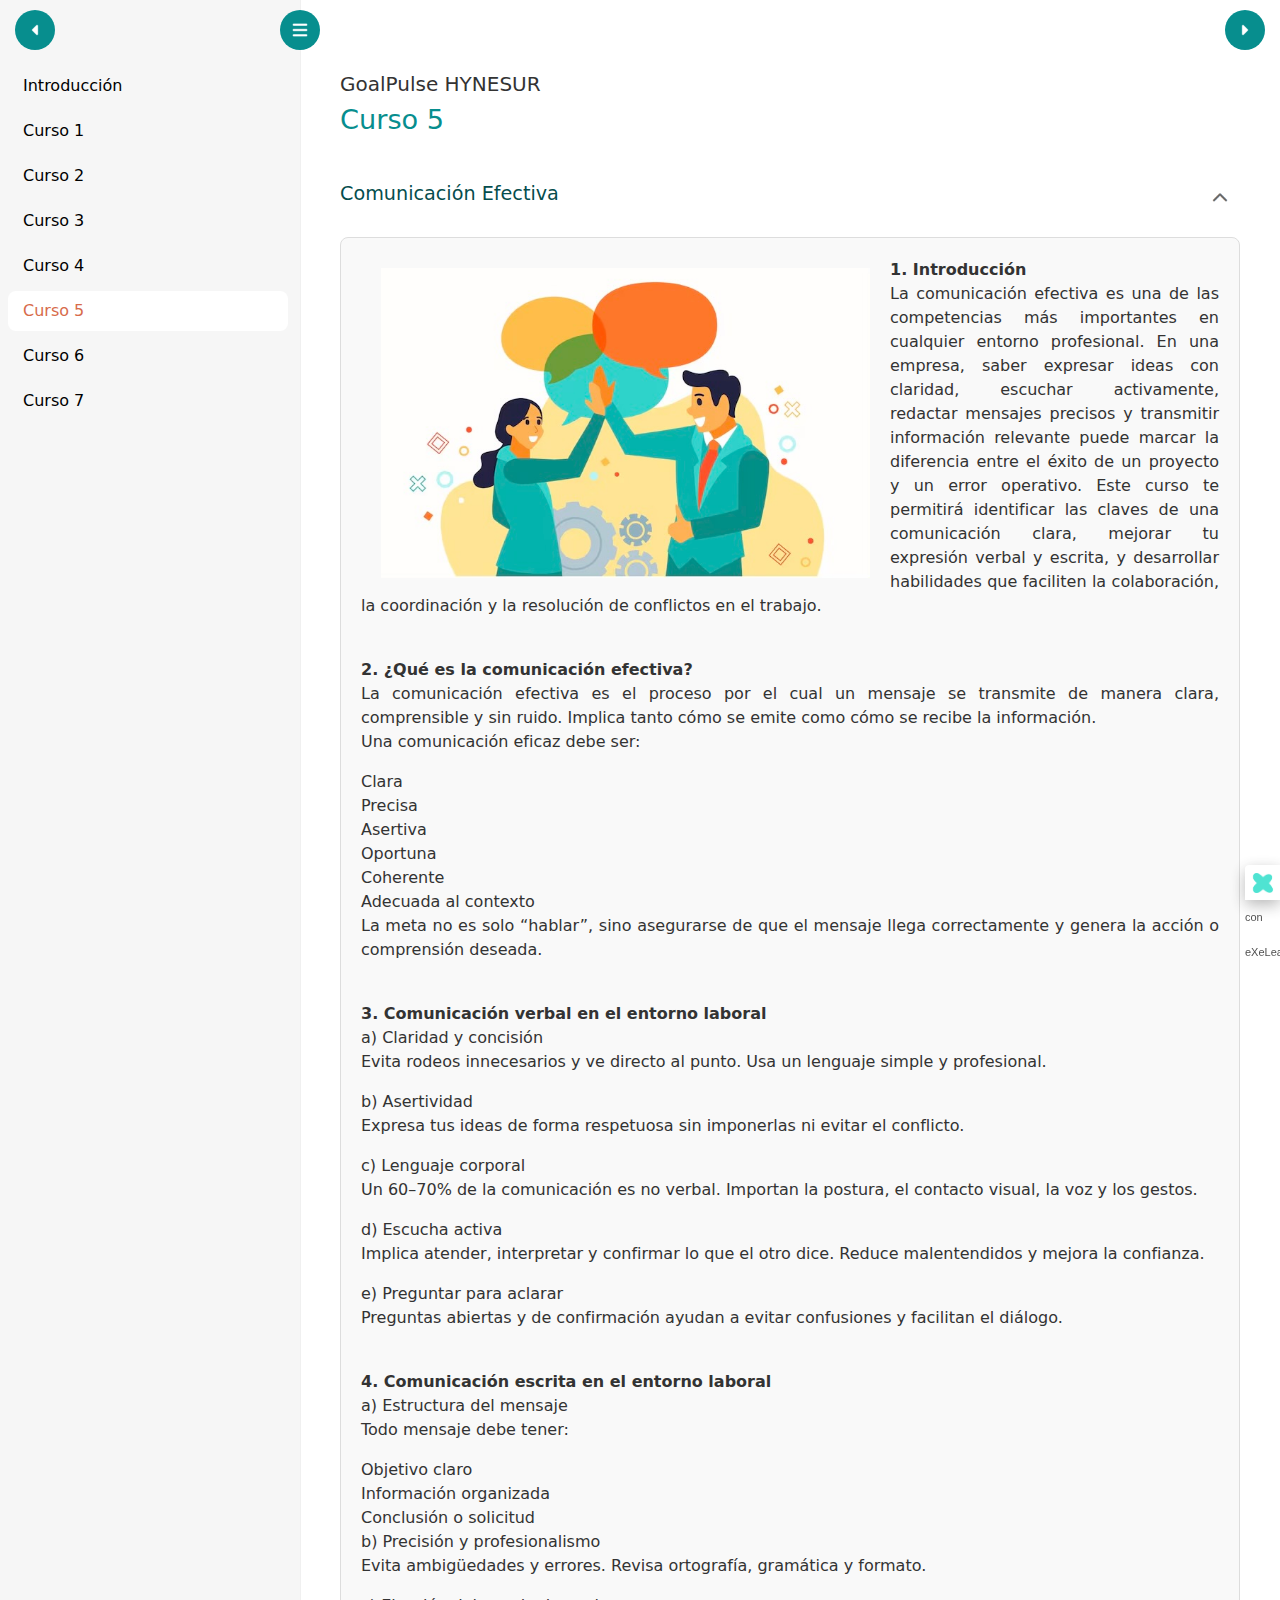
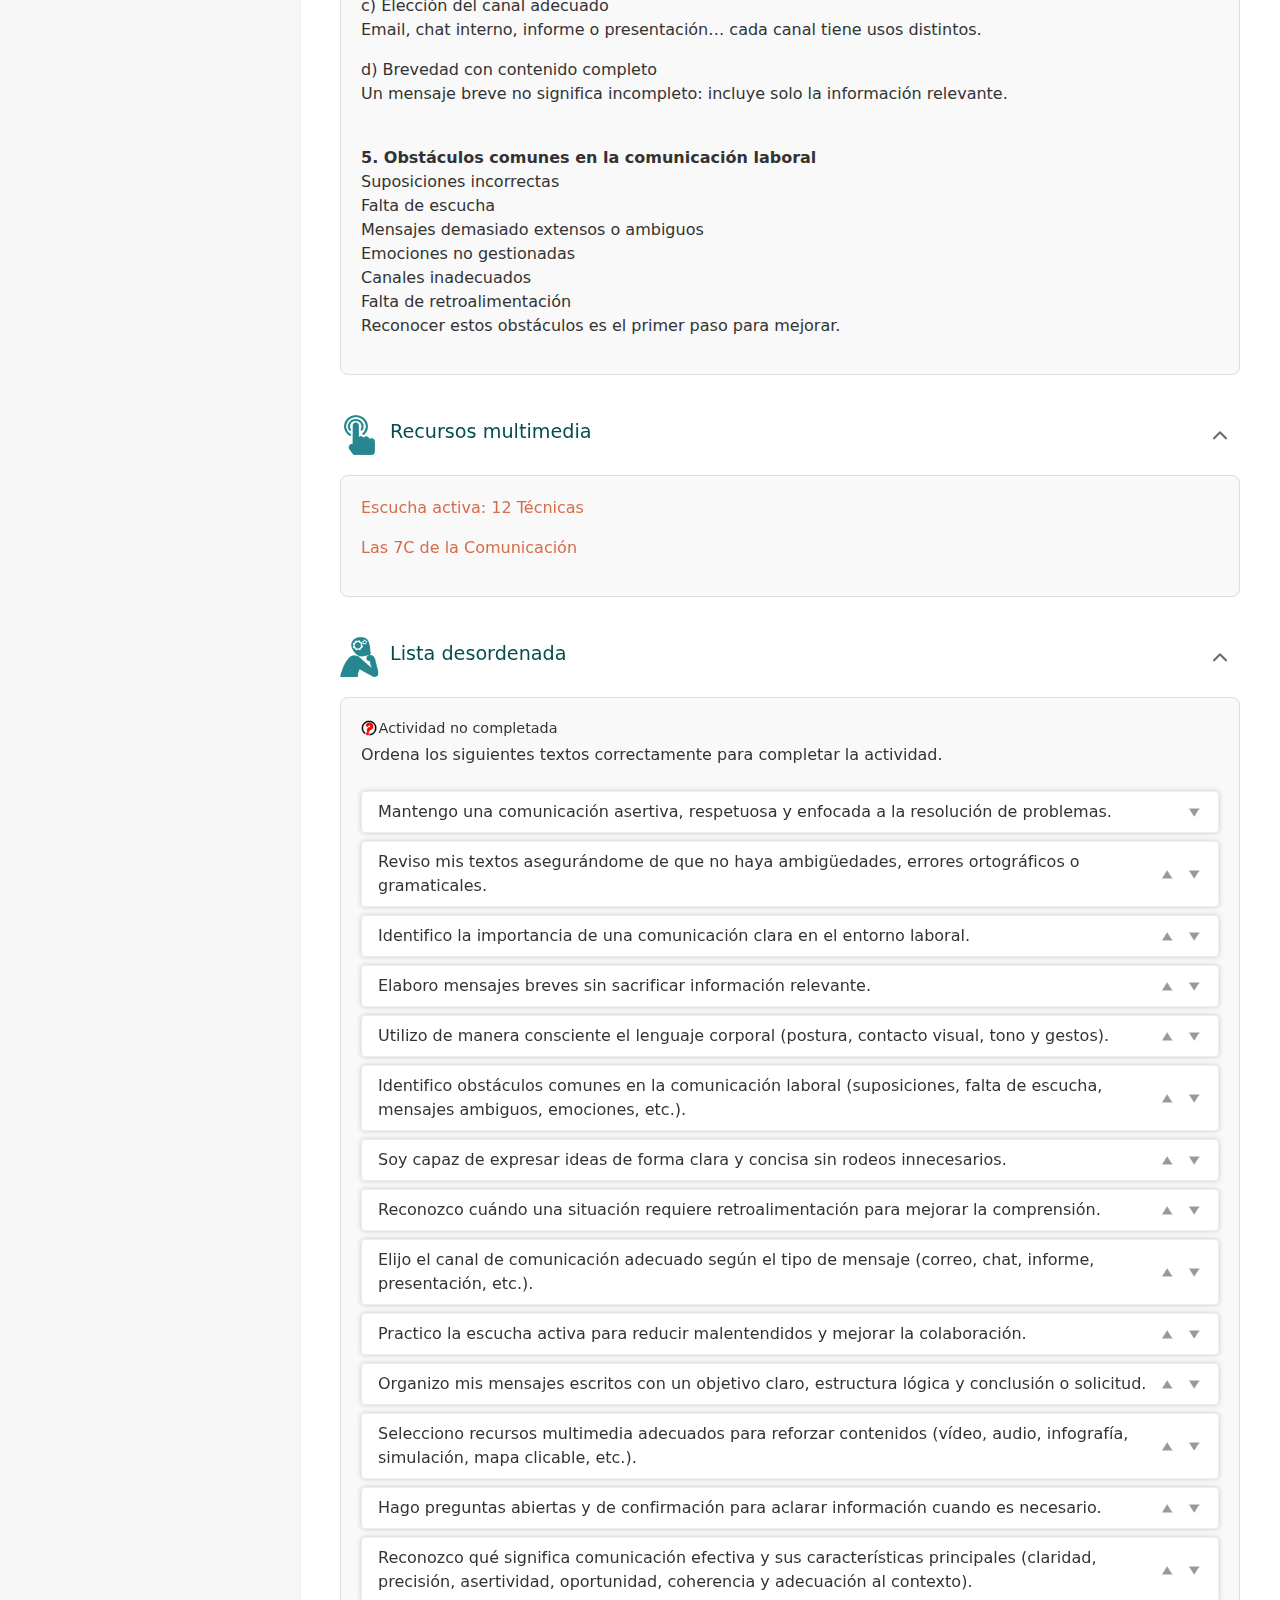
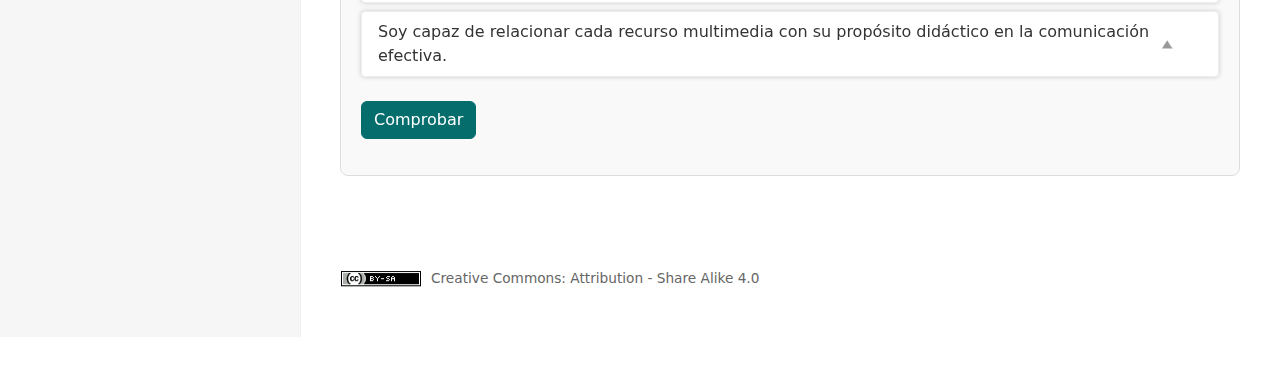
<file: html/curso-5.html>
<!DOCTYPE html>
<html lang="es" id="exe-node-202512011355242420HO">
<head>
<meta charset="utf-8">
<meta name="generator" content="eXeLearning v3.0.1">
<meta name="viewport" content="width=device-width, initial-scale=1">
<link rel="license" type="text/html" href="https://creativecommons.org/licenses/by-sa/4.0/">
<title>Curso 5 | GoalPulse HYNESUR</title>
<script>document.querySelector("html").classList.add("js");</script><script src="../libs/jquery/jquery.min.js"> </script><script src="../libs/common_i18n.js"> </script><script src="../libs/common.js"> </script><script src="../libs/exe_export.js"> </script><script src="../libs/bootstrap/bootstrap.bundle.min.js"> </script><link rel="stylesheet" href="../libs/bootstrap/bootstrap.min.css">
<script src="../idevices/text/text.js"> </script><script src="../idevices/scrambled-list/scrambled-list.js"> </script><link rel="stylesheet" href="../idevices/text/text.css">
<link rel="stylesheet" href="../idevices/scrambled-list/scrambled-list.css">
<link rel="stylesheet" href="../content/css/base.css">
<script src="../theme/style.js"> </script><link rel="stylesheet" href="../theme/style.css">
<link rel="icon" type="image/x-icon" href="../libs/favicon.ico">
</head>
<body class="exe-export exe-web-site" lang="es">
<script>document.body.className+=" js"</script><div class="exe-content exe-export pre-js siteNav-hidden"> <nav id="siteNav"> <ul> <li> <a href="../index.html" class="main-node no-ch">Introducción</a>
</li>
<li> <a href="../html/curso-1.html" class="no-ch">Curso 1</a>
</li>
<li> <a href="../html/curso-2.html" class="no-ch">Curso 2</a>
</li>
<li> <a href="../html/curso-3.html" class="no-ch">Curso 3</a>
</li>
<li> <a href="../html/curso-4.html" class="no-ch">Curso 4</a>
</li>
<li class="active"> <a href="../html/curso-5.html" class="active no-ch">Curso 5</a>
</li>
<li> <a href="../html/curso-6.html" class="no-ch">Curso 6</a>
</li>
<li> <a href="../html/curso-7.html" class="no-ch">Curso 7</a>
</li>
</ul></nav><main id="202512011355242420HO" class="page"> <header id="header-202512011355242420HO" class="main-header"> <div class="package-header"><h1 class="package-title">GoalPulse HYNESUR</h1></div>
<div class="page-header"><h2 class="page-title">Curso 5</h2></div></header><div id="page-content-202512011355242420HO" class="page-content"> <article id="20251201152556773QYO" class="box"> <header class="box-head no-icon"> <h1 class="box-title">Comunicación Efectiva</h1>
<button class="box-toggle box-toggle-on" title="Ocultar/Mostrar contenido"> <span>Ocultar/Mostrar contenido</span></button></header><div class="box-content"> <div id="20251201152556758DTB" class="idevice_node text" data-idevice-path="../idevices/text/" data-idevice-type="text" data-idevice-component-type="json"><div class="exe-text-template"><div class="textIdeviceContent">
            <div class="exe-text-activity">
                <div><p style="text-align: justify;"><img src="../content/resources/20251201152556758DTB/CURSO_1.jpg" width="489" height="310" alt="" style="margin: 10px 20px; float: left;"><strong>1. Introducción</strong><br>La comunicación efectiva es una de las competencias más importantes en cualquier entorno profesional. En una empresa, saber expresar ideas con claridad, escuchar activamente, redactar mensajes precisos y transmitir información relevante puede marcar la diferencia entre el éxito de un proyecto y un error operativo. Este curso te permitirá identificar las claves de una comunicación clara, mejorar tu expresión verbal y escrita, y desarrollar habilidades que faciliten la colaboración, la coordinación y la resolución de conflictos en el trabajo.</p>
<p style="text-align: justify;">&nbsp;<br><strong>2. ¿Qué es la comunicación efectiva?</strong><br>La comunicación efectiva es el proceso por el cual un mensaje se transmite de manera clara, comprensible y sin ruido. Implica tanto cómo se emite como cómo se recibe la información.<br>Una comunicación eficaz debe ser:</p>
<p style="text-align: justify;">Clara<br>Precisa<br>Asertiva<br>Oportuna<br>Coherente<br>Adecuada al contexto<br>La meta no es solo “hablar”, sino asegurarse de que el mensaje llega correctamente y genera la acción o comprensión deseada.</p>
<p style="text-align: justify;">&nbsp;<br><strong>3. Comunicación verbal en el entorno laboral</strong><br>a) Claridad y concisión<br>Evita rodeos innecesarios y ve directo al punto. Usa un lenguaje simple y profesional.</p>
<p style="text-align: justify;">b) Asertividad<br>Expresa tus ideas de forma respetuosa sin imponerlas ni evitar el conflicto.</p>
<p style="text-align: justify;">c) Lenguaje corporal<br>Un 60–70% de la comunicación es no verbal. Importan la postura, el contacto visual, la voz y los gestos.</p>
<p style="text-align: justify;">d) Escucha activa<br>Implica atender, interpretar y confirmar lo que el otro dice. Reduce malentendidos y mejora la confianza.</p>
<p style="text-align: justify;">e) Preguntar para aclarar<br>Preguntas abiertas y de confirmación ayudan a evitar confusiones y facilitan el diálogo.</p>
<p style="text-align: justify;">&nbsp;<br><strong>4. Comunicación escrita en el entorno laboral</strong><br>a) Estructura del mensaje<br>Todo mensaje debe tener:</p>
<p style="text-align: justify;">Objetivo claro<br>Información organizada<br>Conclusión o solicitud<br>b) Precisión y profesionalismo<br>Evita ambigüedades y errores. Revisa ortografía, gramática y formato.</p>
<p style="text-align: justify;">c) Elección del canal adecuado<br>Email, chat interno, informe o presentación… cada canal tiene usos distintos.</p>
<p style="text-align: justify;">d) Brevedad con contenido completo<br>Un mensaje breve no significa incompleto: incluye solo la información relevante.</p>
<p style="text-align: justify;">&nbsp;<br><strong>5. Obstáculos comunes en la comunicación laboral</strong><br>Suposiciones incorrectas<br>Falta de escucha<br>Mensajes demasiado extensos o ambiguos<br>Emociones no gestionadas<br>Canales inadecuados<br>Falta de retroalimentación<br>Reconocer estos obstáculos es el primer paso para mejorar.</p><p class="clearfix"></p></div>
            </div></div></div></div>
</div></article><article id="202512020840425531AE" class="box"> <header class="box-head"> <div class="box-icon exe-icon"> <img src="../theme/icons/interactive.png" alt="">
</div>
<h1 class="box-title">Recursos multimedia</h1>
<button class="box-toggle box-toggle-on" title="Ocultar/Mostrar contenido"> <span>Ocultar/Mostrar contenido</span></button></header><div class="box-content"> <div id="202512020840425449Y8" class="idevice_node text" data-idevice-path="../idevices/text/" data-idevice-type="text" data-idevice-component-type="json"><div class="exe-text-template"><div class="textIdeviceContent">
            <div class="exe-text-activity">
                <div><p><a href="https://youtu.be/VcIW9uUDx0c?si=7mcRHh2H0RNIHVb6" id="link_8">Escucha activa: 12 Técnicas </a></p>
<p><a href="https://share.google/gwD1p7tx1S8SyVrGD" id="link_9">Las 7C de la Comunicación </a></p><p class="clearfix"></p></div>
            </div></div></div></div>
</div></article><article id="20251202084420873OPL" class="box"> <header class="box-head"> <div class="box-icon exe-icon"> <img src="../theme/icons/think.png" alt="">
</div>
<h1 class="box-title">Lista desordenada</h1>
<button class="box-toggle box-toggle-on" title="Ocultar/Mostrar contenido"> <span>Ocultar/Mostrar contenido</span></button></header><div class="box-content"> <div id="20251202084420853T1N" class="idevice_node scrambled-list" data-idevice-path="../idevices/scrambled-list/" data-idevice-type="scrambled-list" data-idevice-component-type="json" data-idevice-json-data='{"typeGame":"ScrambledList","instructions":"&lt;p&gt;Ordena los siguientes textos correctamente para completar la actividad.&lt;/p&gt;","textAfter":"","afterElement":"","options":["Identifico la importancia de una comunicación clara en el entorno laboral.","Reconozco qué significa comunicación efectiva y sus características principales (claridad, precisión, asertividad, oportunidad, coherencia y adecuación al contexto).","Soy capaz de expresar ideas de forma clara y concisa sin rodeos innecesarios.","Mantengo una comunicación asertiva, respetuosa y enfocada a la resolución de problemas.","Utilizo de manera consciente el lenguaje corporal (postura, contacto visual, tono y gestos).","Practico la escucha activa para reducir malentendidos y mejorar la colaboración.","Hago preguntas abiertas y de confirmación para aclarar información cuando es necesario.","Organizo mis mensajes escritos con un objetivo claro, estructura lógica y conclusión o solicitud.","Reviso mis textos asegurándome de que no haya ambigüedades, errores ortográficos o gramaticales.","Elijo el canal de comunicación adecuado según el tipo de mensaje (correo, chat, informe, presentación, etc.).","Elaboro mensajes breves sin sacrificar información relevante.","Identifico obstáculos comunes en la comunicación laboral (suposiciones, falta de escucha, mensajes ambiguos, emociones, etc.).","Reconozco cuándo una situación requiere retroalimentación para mejorar la comprensión.","Selecciono recursos multimedia adecuados para reforzar contenidos (vídeo, audio, infografía, simulación, mapa clicable, etc.).","Soy capaz de relacionar cada recurso multimedia con su propósito didáctico en la comunicación efectiva."],"time":0,"buttonText":"Comprobar","rightText":"¡Correcto!","wrongText":"No es correcto... Respuesta correcta:","isScorm":0,"textButtonScorm":"Guardar la puntuación","repeatActivity":true,"weighted":100,"evaluation":true,"evaluationID":"20251201121203ZDVJLP","main":"sl20251202084420853T1N","msgs":{"msgScoreScorm":"La puntuación no se puede guardar porque esta página no forma parte  de un paquete SCORM.","msgYouScore":"Su puntuación","msgScore":"Puntuación","msgWeight":"Peso","msgYouLastScore":"La última puntuación guardada es","msgOnlySaveScore":"¡Solo puede guardar la puntuación una vez!","msgOnlySave":"Solo puede guardar una vez","msgOnlySaveAuto":"Su puntuación se guardará después de cada pregunta. Solo puede jugar una vez.","msgSaveAuto":"Su puntuación se guardará automáticamente después de cada pregunta.","msgSeveralScore":"Puede guardar la puntuación tantas veces como quiera","msgPlaySeveralTimes":"Puede realizar esta actividad cuantas veces quiera","msgActityComply":"Ya ha realizado esta actividad.","msgUncompletedActivity":"Actividad no completada","msgSuccessfulActivity":"Actividad superada. Puntuación: %s","msgUnsuccessfulActivity":"Actividad no superada. Puntuación: %s","msgTypeGame":"Lista desordenada","msgStartGame":"Pulse aquí para empezar","msgSubmit":"Enviar","msgPlayStart":"Pulse aquí para jugar","msgTime":"Tiempo por pregunta","msgCheck":"Comprobar","msgSaveScore":"Guardar la puntuación","msgTestFailed":"No has superado la prueba. Inténtalo de nuevo"},"scorerp":0,"idevice":"idevice_node","showSolutions":true,"id":"20251202084420853T1N"}' data-idevice-template='&lt;div class="exe-sortableList" id="sl{idList}" scorm={scorm}&gt;&lt;div class="game-evaluation-ids js-hidden" data-id="{ideviceID}" data-evaluationb="{evaluation}" data-evaluationid="{evaluationID}"&gt;&lt;/div&gt;&lt;div class="exe-sortableList-instructions"&gt;{instructions}&lt;/div&gt;&lt;ul class="exe-sortableList-list"&gt;{optionsText}&lt;/ul&gt;&lt;div style="display:none"&gt;&lt;p class="exe-sortableList-buttonText"&gt;{buttonText}&lt;/p&gt;&lt;p class="exe-sortableList-rightText"&gt;{rightText}&lt;/p&gt;&lt;p class="exe-sortableList-wrongText"&gt;{wrongText}&lt;/p&gt;&lt;/div&gt;&lt;div class="exe-scorm-message"&gt;{scormMessage}&lt;/div&gt;{afterElement}&lt;/div&gt;'><div class="exe-sortableList" id="sl20251202084420853T1N" scorm=false><div class="game-evaluation-ids js-hidden" data-id="20251202084420853T1N" data-evaluationb="true" data-evaluationid="20251201121203ZDVJLP"></div><div class="exe-sortableList-instructions"><p>Ordena los siguientes textos correctamente para completar la actividad.</p></div><ul class="exe-sortableList-list"><li>Identifico la importancia de una comunicación clara en el entorno laboral.</li><li>Reconozco qué significa comunicación efectiva y sus características principales (claridad, precisión, asertividad, oportunidad, coherencia y adecuación al contexto).</li><li>Soy capaz de expresar ideas de forma clara y concisa sin rodeos innecesarios.</li><li>Mantengo una comunicación asertiva, respetuosa y enfocada a la resolución de problemas.</li><li>Utilizo de manera consciente el lenguaje corporal (postura, contacto visual, tono y gestos).</li><li>Practico la escucha activa para reducir malentendidos y mejorar la colaboración.</li><li>Hago preguntas abiertas y de confirmación para aclarar información cuando es necesario.</li><li>Organizo mis mensajes escritos con un objetivo claro, estructura lógica y conclusión o solicitud.</li><li>Reviso mis textos asegurándome de que no haya ambigüedades, errores ortográficos o gramaticales.</li><li>Elijo el canal de comunicación adecuado según el tipo de mensaje (correo, chat, informe, presentación, etc.).</li><li>Elaboro mensajes breves sin sacrificar información relevante.</li><li>Identifico obstáculos comunes en la comunicación laboral (suposiciones, falta de escucha, mensajes ambiguos, emociones, etc.).</li><li>Reconozco cuándo una situación requiere retroalimentación para mejorar la comprensión.</li><li>Selecciono recursos multimedia adecuados para reforzar contenidos (vídeo, audio, infografía, simulación, mapa clicable, etc.).</li><li>Soy capaz de relacionar cada recurso multimedia con su propósito didáctico en la comunicación efectiva.</li></ul><div style="display:none"><p class="exe-sortableList-buttonText">Comprobar</p><p class="exe-sortableList-rightText">¡Correcto!</p><p class="exe-sortableList-wrongText">No es correcto... Respuesta correcta:</p></div><div class="exe-scorm-message"></div></div></div>
</div></article>
</div></main><div class="nav-buttons"> <a href="../html/curso-4.html" title="Anterior" class="nav-button nav-button-left"> <span>Anterior</span></a><a href="../html/curso-6.html" title="Siguiente" class="nav-button nav-button-right"> <span>Siguiente</span></a>
</div>
<footer id="siteFooter"><div id="siteFooterContent"> <div id="packageLicense" class="cc cc-by-sa"> <p> <span class="license-label">Licencia: </span><a href="https://creativecommons.org/licenses/by-sa/4.0/" class="license">creative commons: attribution - share alike 4.0</a></p>
</div>
</div></footer>
</div>
<p id="made-with-eXe"> <a href="https://exelearning.net/" target="_blank" rel="noopener"> <span>Creado con eXeLearning <span>(nueva ventana)</span></span></a></p>
</body>
</html>
</file>
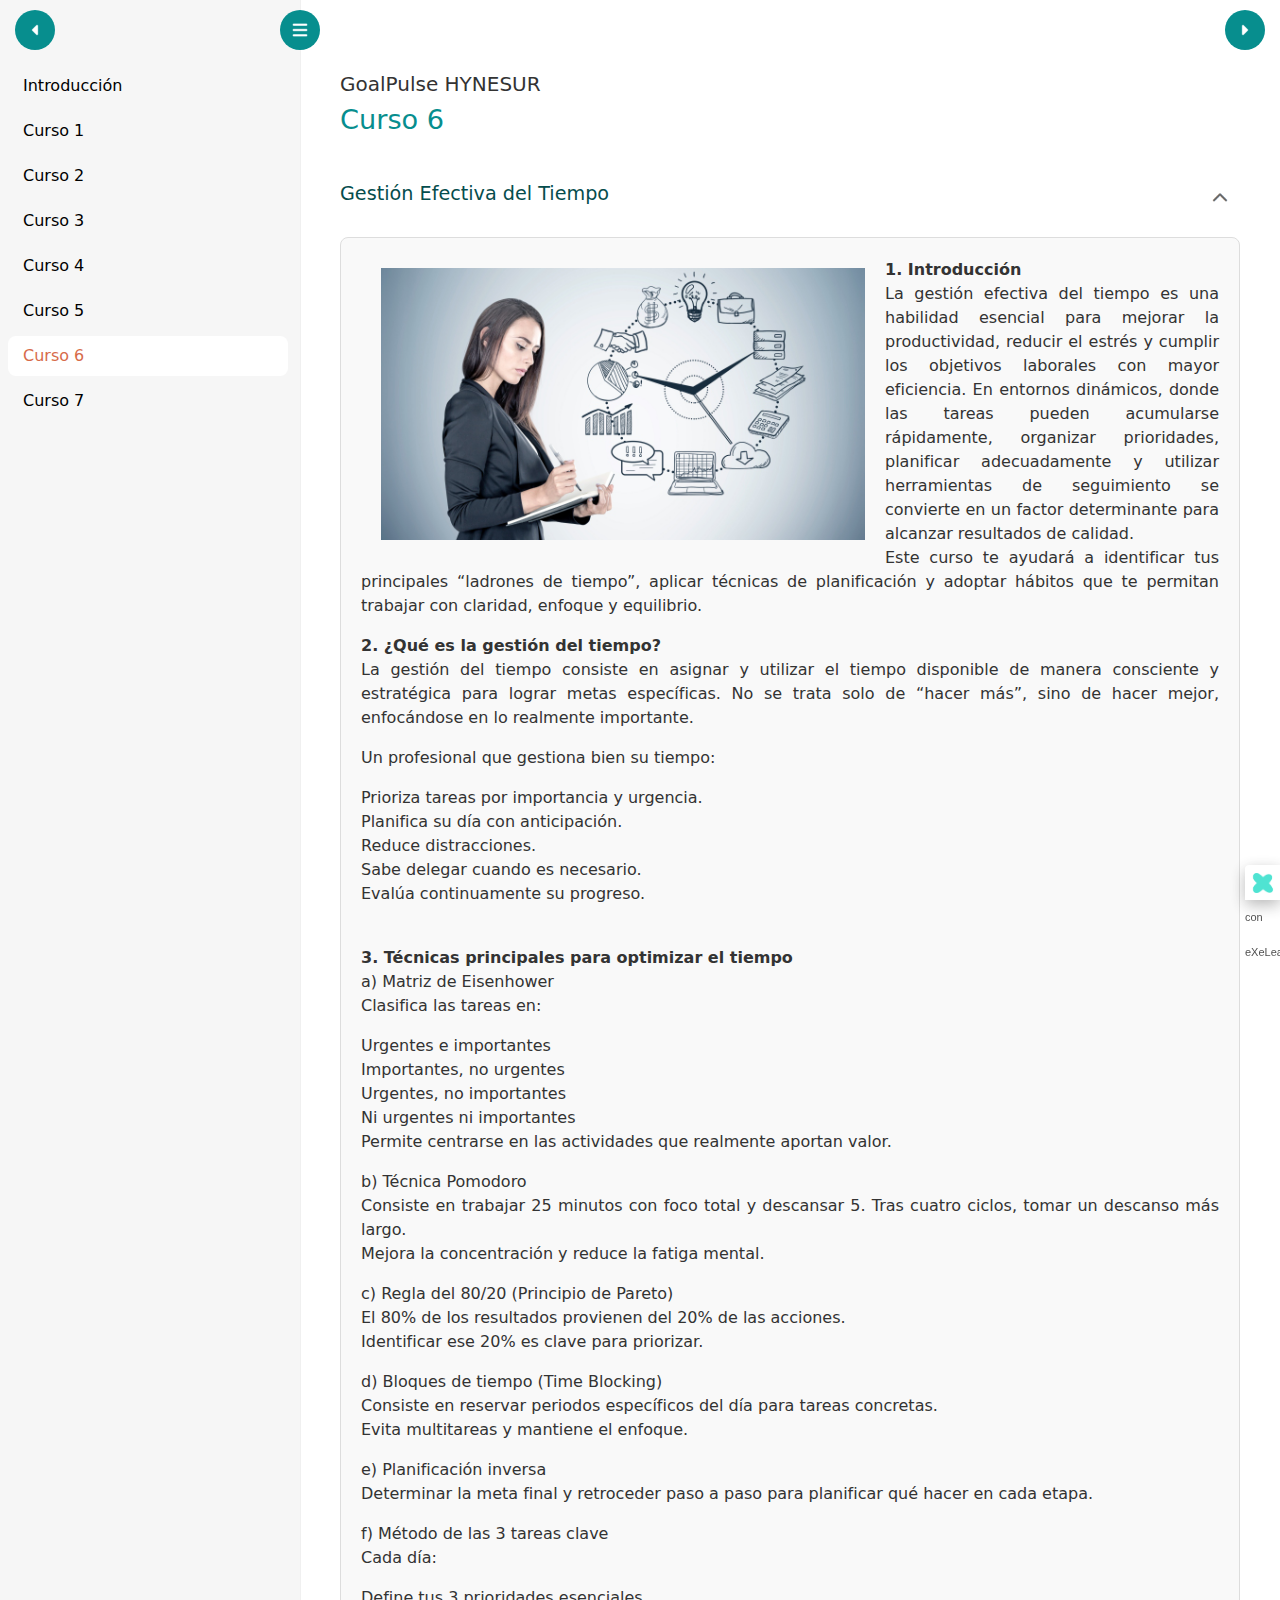
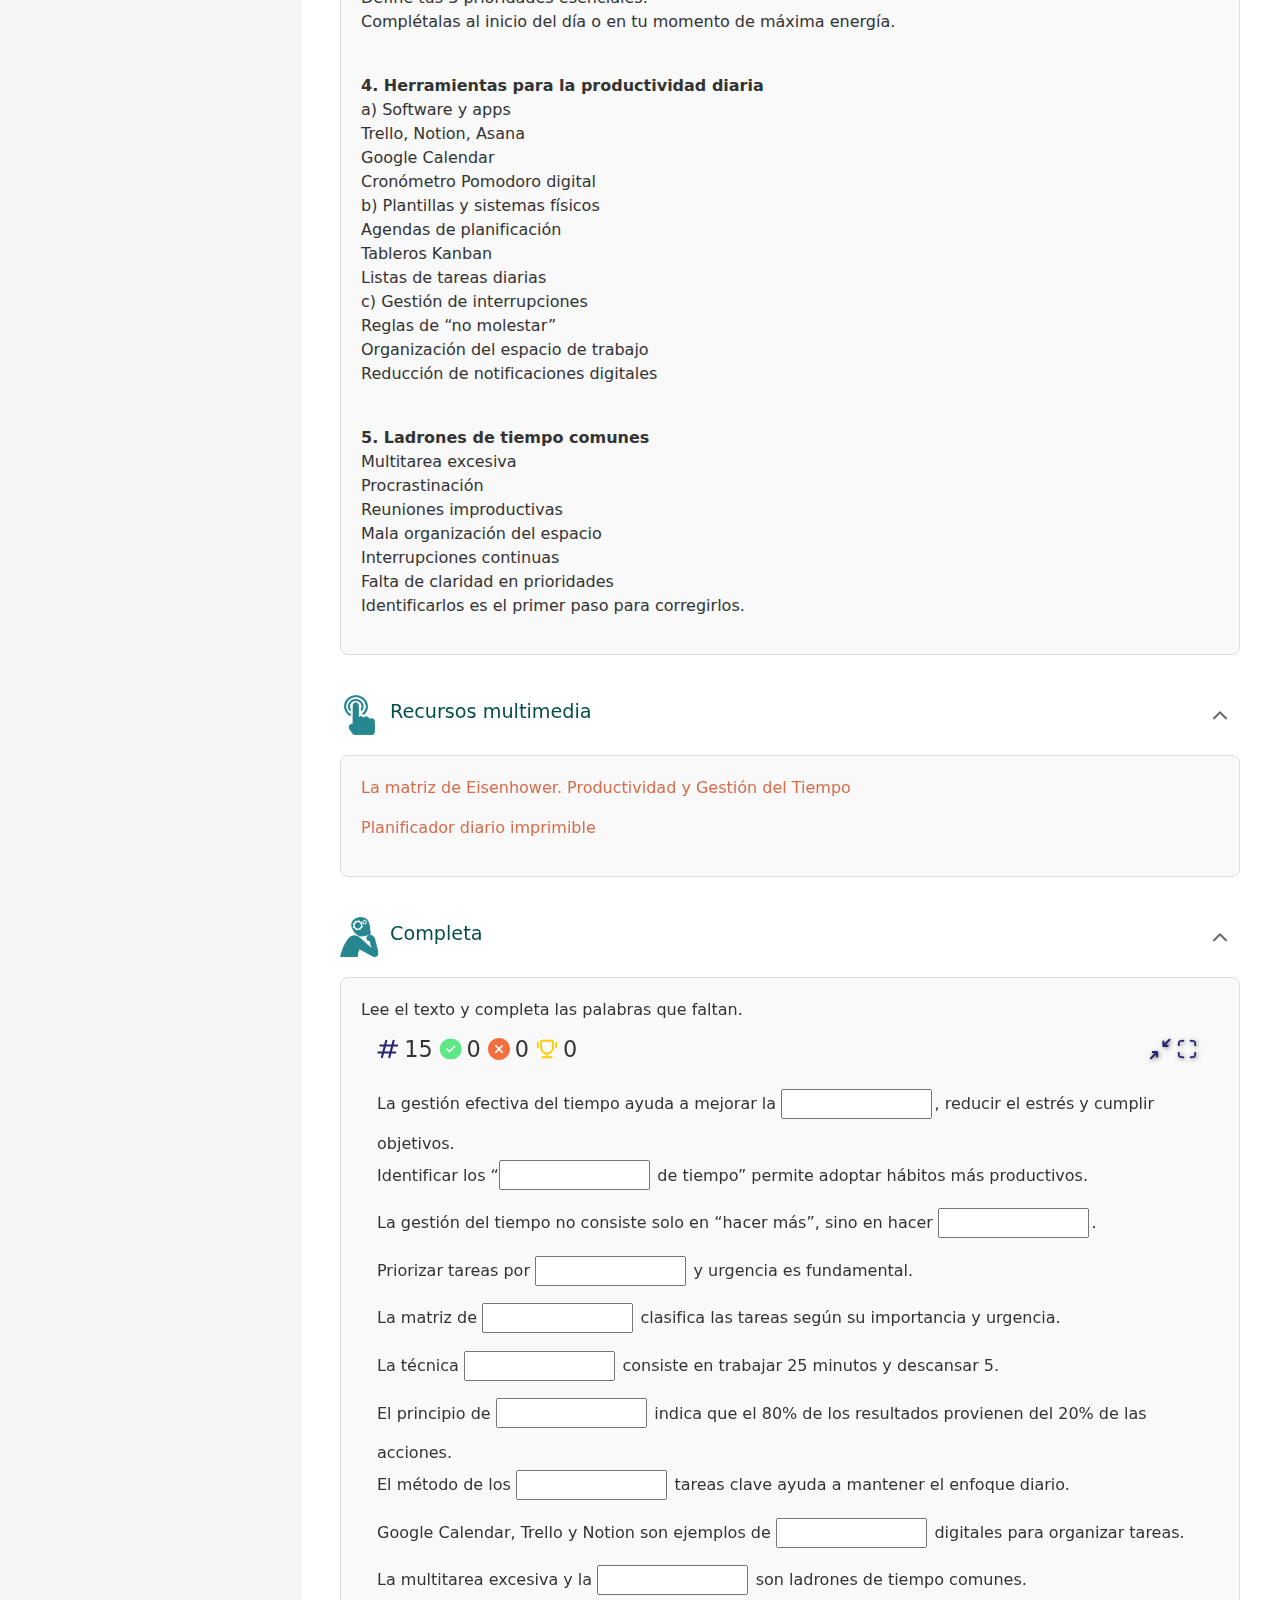
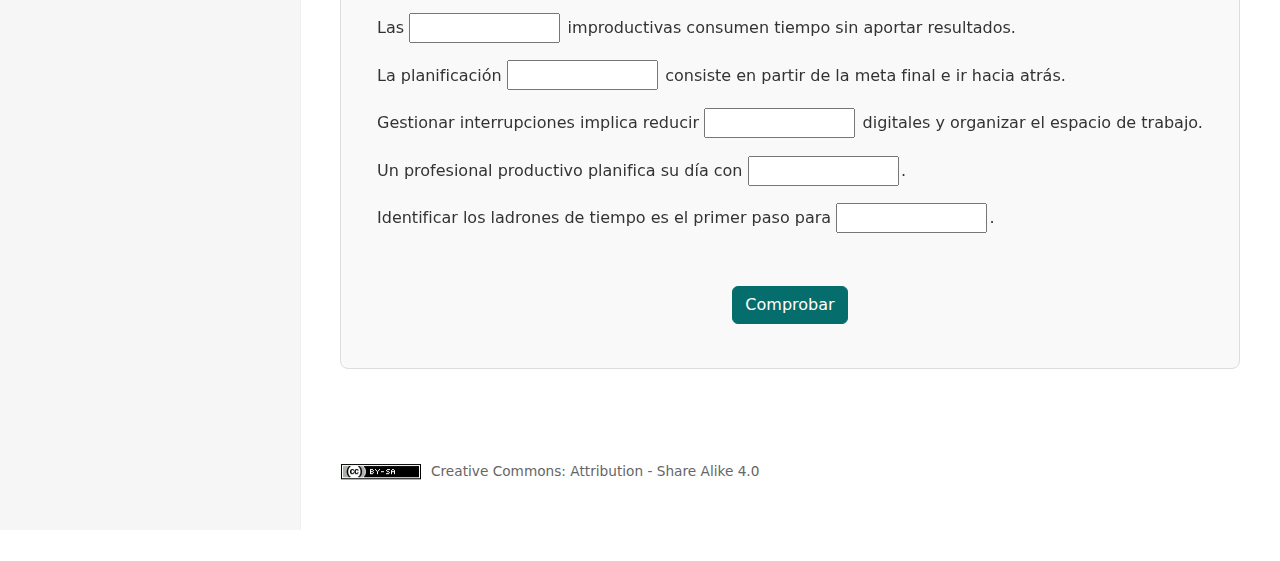
<file: html/curso-6.html>
<!DOCTYPE html>
<html lang="es" id="exe-node-20251201135534267OSX">
<head>
<meta charset="utf-8">
<meta name="generator" content="eXeLearning v3.0.1">
<meta name="viewport" content="width=device-width, initial-scale=1">
<link rel="license" type="text/html" href="https://creativecommons.org/licenses/by-sa/4.0/">
<title>Curso 6 | GoalPulse HYNESUR</title>
<script>document.querySelector("html").classList.add("js");</script><script src="../libs/jquery/jquery.min.js"> </script><script src="../libs/common_i18n.js"> </script><script src="../libs/common.js"> </script><script src="../libs/exe_export.js"> </script><script src="../libs/bootstrap/bootstrap.bundle.min.js"> </script><script src="../libs/jquery-ui/jquery-ui.min.js"> </script><script src="../libs/jquery-ui/jquery.ui.touch-punch.min.js"> </script><link rel="stylesheet" href="../libs/bootstrap/bootstrap.min.css">
<script src="../idevices/text/text.js"> </script><script src="../idevices/complete/complete.js"> </script><link rel="stylesheet" href="../idevices/text/text.css">
<link rel="stylesheet" href="../idevices/complete/complete.css">
<link rel="stylesheet" href="../content/css/base.css">
<script src="../theme/style.js"> </script><link rel="stylesheet" href="../theme/style.css">
<link rel="icon" type="image/x-icon" href="../libs/favicon.ico">
</head>
<body class="exe-export exe-web-site" lang="es">
<script>document.body.className+=" js"</script><div class="exe-content exe-export pre-js siteNav-hidden"> <nav id="siteNav"> <ul> <li> <a href="../index.html" class="main-node no-ch">Introducción</a>
</li>
<li> <a href="../html/curso-1.html" class="no-ch">Curso 1</a>
</li>
<li> <a href="../html/curso-2.html" class="no-ch">Curso 2</a>
</li>
<li> <a href="../html/curso-3.html" class="no-ch">Curso 3</a>
</li>
<li> <a href="../html/curso-4.html" class="no-ch">Curso 4</a>
</li>
<li> <a href="../html/curso-5.html" class="no-ch">Curso 5</a>
</li>
<li class="active"> <a href="../html/curso-6.html" class="active no-ch">Curso 6</a>
</li>
<li> <a href="../html/curso-7.html" class="no-ch">Curso 7</a>
</li>
</ul></nav><main id="20251201135534267OSX" class="page"> <header id="header-20251201135534267OSX" class="main-header"> <div class="package-header"><h1 class="package-title">GoalPulse HYNESUR</h1></div>
<div class="page-header"><h2 class="page-title">Curso 6</h2></div></header><div id="page-content-20251201135534267OSX" class="page-content"> <article id="20251202084655484V78" class="box"> <header class="box-head no-icon"> <h1 class="box-title">Gestión Efectiva del Tiempo</h1>
<button class="box-toggle box-toggle-on" title="Ocultar/Mostrar contenido"> <span>Ocultar/Mostrar contenido</span></button></header><div class="box-content"> <div id="202512020846554692SL" class="idevice_node text" data-idevice-path="../idevices/text/" data-idevice-type="text" data-idevice-component-type="json"><div class="exe-text-template"><div class="textIdeviceContent">
            <div class="exe-text-activity">
                <div><p style="text-align: justify;"><img src="../content/resources/202512020846554692SL/CURSO_4.JPG" width="484" height="272" alt="" style="margin: 10px 20px; float: left;"><strong>1. Introducción</strong><br>La gestión efectiva del tiempo es una habilidad esencial para mejorar la productividad, reducir el estrés y cumplir los objetivos laborales con mayor eficiencia. En entornos dinámicos, donde las tareas pueden acumularse rápidamente, organizar prioridades, planificar adecuadamente y utilizar herramientas de seguimiento se convierte en un factor determinante para alcanzar resultados de calidad.<br>Este curso te ayudará a identificar tus principales “ladrones de tiempo”, aplicar técnicas de planificación y adoptar hábitos que te permitan trabajar con claridad, enfoque y equilibrio.</p>
<p style="text-align: justify;"><strong>2. ¿Qué es la gestión del tiempo?</strong><br>La gestión del tiempo consiste en asignar y utilizar el tiempo disponible de manera consciente y estratégica para lograr metas específicas. No se trata solo de “hacer más”, sino de hacer mejor, enfocándose en lo realmente importante.</p>
<p style="text-align: justify;">Un profesional que gestiona bien su tiempo:</p>
<p style="text-align: justify;">Prioriza tareas por importancia y urgencia.<br>Planifica su día con anticipación.<br>Reduce distracciones.<br>Sabe delegar cuando es necesario.<br>Evalúa continuamente su progreso.</p>
<p style="text-align: justify;"><br><strong>3. Técnicas principales para optimizar el tiempo</strong><br>a) Matriz de Eisenhower<br>Clasifica las tareas en:</p>
<p style="text-align: justify;">Urgentes e importantes<br>Importantes, no urgentes<br>Urgentes, no importantes<br>Ni urgentes ni importantes<br>Permite centrarse en las actividades que realmente aportan valor.</p>
<p style="text-align: justify;">b) Técnica Pomodoro<br>Consiste en trabajar 25 minutos con foco total y descansar 5. Tras cuatro ciclos, tomar un descanso más largo.<br>Mejora la concentración y reduce la fatiga mental.</p>
<p style="text-align: justify;">c) Regla del 80/20 (Principio de Pareto)<br>El 80% de los resultados provienen del 20% de las acciones.<br>Identificar ese 20% es clave para priorizar.</p>
<p style="text-align: justify;">d) Bloques de tiempo (Time Blocking)<br>Consiste en reservar periodos específicos del día para tareas concretas.<br>Evita multitareas y mantiene el enfoque.</p>
<p style="text-align: justify;">e) Planificación inversa<br>Determinar la meta final y retroceder paso a paso para planificar qué hacer en cada etapa.</p>
<p style="text-align: justify;">f) Método de las 3 tareas clave<br>Cada día:</p>
<p style="text-align: justify;">Define tus 3 prioridades esenciales.<br>Complétalas al inicio del día o en tu momento de máxima energía.</p>
<p style="text-align: justify;"><br><strong>4. Herramientas para la productividad diaria</strong><br>a) Software y apps<br>Trello, Notion, Asana<br>Google Calendar<br>Cronómetro Pomodoro digital<br>b) Plantillas y sistemas físicos<br>Agendas de planificación<br>Tableros Kanban<br>Listas de tareas diarias<br>c) Gestión de interrupciones<br>Reglas de “no molestar”<br>Organización del espacio de trabajo<br>Reducción de notificaciones digitales</p>
<p style="text-align: justify;"><br><strong>5. Ladrones de tiempo comunes</strong><br>Multitarea excesiva<br>Procrastinación<br>Reuniones improductivas<br>Mala organización del espacio<br>Interrupciones continuas<br>Falta de claridad en prioridades<br>Identificarlos es el primer paso para corregirlos.</p><p class="clearfix"></p></div>
            </div></div></div></div>
</div></article><article id="20251202084705154UDO" class="box"> <header class="box-head"> <div class="box-icon exe-icon"> <img src="../theme/icons/interactive.png" alt="">
</div>
<h1 class="box-title">Recursos multimedia</h1>
<button class="box-toggle box-toggle-on" title="Ocultar/Mostrar contenido"> <span>Ocultar/Mostrar contenido</span></button></header><div class="box-content"> <div id="20251202084705144U06" class="idevice_node text" data-idevice-path="../idevices/text/" data-idevice-type="text" data-idevice-component-type="json"><div class="exe-text-template"><div class="textIdeviceContent">
            <div class="exe-text-activity">
                <div><p><a href="https://youtu.be/LHtUrHUPs4E?si=E-QxETTBIDKnUEdH" id="link_5">La matriz de Eisenhower. Productividad y Gestión del Tiempo</a></p>
<p><a href="https://printables.hp.com/es/es/printable/default/daily-planner-1-productivity-worksheets" id="link_6">Planificador diario imprimible</a></p><p class="clearfix"></p></div>
            </div></div></div></div>
</div></article><article id="20251202085243410MTV" class="box"> <header class="box-head"> <div class="box-icon exe-icon"> <img src="../theme/icons/think.png" alt="">
</div>
<h1 class="box-title">Completa</h1>
<button class="box-toggle box-toggle-on" title="Ocultar/Mostrar contenido"> <span>Ocultar/Mostrar contenido</span></button></header><div class="box-content"> <div id="20251202085243395DR5" class="idevice_node complete" data-idevice-path="../idevices/complete/" data-idevice-type="complete"><div class="completa-IDevice"><div class="game-evaluation-ids js-hidden" data-id="20251202085243395DR5" data-evaluationb="false" data-evaluationid="20251201121203ZDVJLP"></div><div class="completa-feedback-game"></div><div class="completa-instructions"><p>Lee el texto y completa las palabras que faltan.</p></div><div class="completa-DataGame js-hidden">%E9%B0%E6%EB%E2%F7%D5%F3%FF%F7%B0%A8%B0%D1%FD%FF%E2%FE%F7%E6%F3%B0%BE%B0%FB%FC%E1%E6%E0%E7%F1%E6%FB%FD%FC%E1%B0%A8%B0%AE%E2%AC%DE%F7%F7%B2%F7%FE%B2%E6%F7%EA%E6%FD%B2%EB%B2%F1%FD%FF%E2%FE%F7%E6%F3%B2%FE%F3%E1%B2%E2%F3%FE%F3%F0%E0%F3%E1%B2%E3%E7%F7%B2%F4%F3%FE%E6%F3%FC%BC%AE%BD%E2%AC%B0%BE%B0%E6%F7%EA%E6%C6%F7%EA%E6%B0%A8%B0%B7%A1%D1%E2%B7%A1%D7%DE%F3%B7%A0%A2%F5%F7%E1%E6%FB%B7%D4%A1%FC%B7%A0%A2%F7%F4%F7%F1%E6%FB%E4%F3%B7%A0%A2%F6%F7%FE%B7%A0%A2%E6%FB%F7%FF%E2%FD%B7%A0%A2%F3%EB%E7%F6%F3%B7%A0%A2%F3%B7%A0%A2%FF%F7%F8%FD%E0%F3%E0%B7%A0%A2%FE%F3%B7%A0%A2%D2%D2%E2%E0%FD%F6%E7%F1%E6%FB%E4%FB%F6%F3%F6%D2%D2%B7%A0%D1%B7%A0%A2%E0%F7%F6%E7%F1%FB%E0%B7%A0%A2%F7%FE%B7%A0%A2%F7%E1%E6%E0%B7%D7%AB%E1%B7%A0%A2%EB%B7%A0%A2%F1%E7%FF%E2%FE%FB%E0%B7%A0%A2%FD%F0%F8%F7%E6%FB%E4%FD%E1%BC%B7%A1%D1%F0%E0%B7%A0%A2%BD%B7%A1%D7%DB%F6%F7%FC%E6%FB%F4%FB%F1%F3%E0%B7%A0%A2%FE%FD%E1%B7%A0%A2%B7%E7%A0%A2%A3%D1%D2%D2%FE%F3%F6%E0%FD%FC%F7%E1%D2%D2%B7%A0%A2%F6%F7%B7%A0%A2%E6%FB%F7%FF%E2%FD%B7%E7%A0%A2%A3%D6%B7%A0%A2%E2%F7%E0%FF%FB%E6%F7%B7%A0%A2%F3%F6%FD%E2%E6%F3%E0%B7%A0%A2%FA%B7%D7%A3%F0%FB%E6%FD%E1%B7%A0%A2%FF%B7%D7%A3%E1%B7%A0%A2%E2%E0%FD%F6%E7%F1%E6%FB%E4%FD%E1%BC%B7%A1%D1%F0%E0%B7%A0%A2%BD%B7%A1%D7%DE%F3%B7%A0%A2%F5%F7%E1%E6%FB%B7%D4%A1%FC%B7%A0%A2%F6%F7%FE%B7%A0%A2%E6%FB%F7%FF%E2%FD%B7%A0%A2%FC%FD%B7%A0%A2%F1%FD%FC%E1%FB%E1%E6%F7%B7%A0%A2%E1%FD%FE%FD%B7%A0%A2%F7%FC%B7%A0%A2%B7%E7%A0%A2%A3%D1%FA%F3%F1%F7%E0%B7%A0%A2%FF%B7%D7%A3%E1%B7%E7%A0%A2%A3%D6%B7%A0%D1%B7%A0%A2%E1%FB%FC%FD%B7%A0%A2%F7%FC%B7%A0%A2%FA%F3%F1%F7%E0%B7%A0%A2%D2%D2%FF%F7%F8%FD%E0%D2%D2%BC%B7%A1%D1%F0%E0%B7%A0%A2%BD%B7%A1%D7%C2%E0%FB%FD%E0%FB%E8%F3%E0%B7%A0%A2%E6%F3%E0%F7%F3%E1%B7%A0%A2%E2%FD%E0%B7%A0%A2%D2%D2%FB%FF%E2%FD%E0%E6%F3%FC%F1%FB%F3%D2%D2%B7%A0%A2%EB%B7%A0%A2%E7%E0%F5%F7%FC%F1%FB%F3%B7%A0%A2%F7%E1%B7%A0%A2%F4%E7%FC%F6%F3%FF%F7%FC%E6%F3%FE%BC%B7%A1%D1%F0%E0%B7%A0%A2%BD%B7%A1%D7%DE%F3%B7%A0%A2%FF%F3%E6%E0%FB%E8%B7%A0%A2%F6%F7%B7%A0%A2%D2%D2%D7%FB%E1%F7%FC%FA%FD%E5%F7%E0%D2%D2%B7%A0%A2%F1%FE%F3%E1%FB%F4%FB%F1%F3%B7%A0%A2%FE%F3%E1%B7%A0%A2%E6%F3%E0%F7%F3%E1%B7%A0%A2%E1%F7%F5%B7%D4%D3%FC%B7%A0%A2%E1%E7%B7%A0%A2%FB%FF%E2%FD%E0%E6%F3%FC%F1%FB%F3%B7%A0%A2%EB%B7%A0%A2%E7%E0%F5%F7%FC%F1%FB%F3%BC%B7%A1%D1%F0%E0%B7%A0%A2%BD%B7%A1%D7%DE%F3%B7%A0%A2%E6%B7%D7%AB%F1%FC%FB%F1%F3%B7%A0%A2%D2%D2%C2%FD%FF%FD%F6%FD%E0%FD%D2%D2%B7%A0%A2%F1%FD%FC%E1%FB%E1%E6%F7%B7%A0%A2%F7%FC%B7%A0%A2%E6%E0%F3%F0%F3%F8%F3%E0%B7%A0%A2%A0%A7%B7%A0%A2%FF%FB%FC%E7%E6%FD%E1%B7%A0%A2%EB%B7%A0%A2%F6%F7%E1%F1%F3%FC%E1%F3%E0%B7%A0%A2%A7%BC%B7%A1%D1%F0%E0%B7%A0%A2%BD%B7%A1%D7%D7%FE%B7%A0%A2%E2%E0%FB%FC%F1%FB%E2%FB%FD%B7%A0%A2%F6%F7%B7%A0%A2%D2%D2%C2%F3%E0%F7%E6%FD%D2%D2%B7%A0%A2%FB%FC%F6%FB%F1%F3%B7%A0%A2%E3%E7%F7%B7%A0%A2%F7%FE%B7%A0%A2%AA%A2%B7%A0%A7%B7%A0%A2%F6%F7%B7%A0%A2%FE%FD%E1%B7%A0%A2%E0%F7%E1%E7%FE%E6%F3%F6%FD%E1%B7%A0%A2%E2%E0%FD%E4%FB%F7%FC%F7%FC%B7%A0%A2%F6%F7%FE%B7%A0%A2%A0%A2%B7%A0%A7%B7%A0%A2%F6%F7%B7%A0%A2%FE%F3%E1%B7%A0%A2%F3%F1%F1%FB%FD%FC%F7%E1%BC%B7%A1%D1%F0%E0%B7%A0%A2%BD%B7%A1%D7%D7%FE%B7%A0%A2%FF%B7%D7%AB%E6%FD%F6%FD%B7%A0%A2%F6%F7%B7%A0%A2%FE%FD%E1%B7%A0%A2%D2%D2%A1%D2%D2%B7%A0%A2%E6%F3%E0%F7%F3%E1%B7%A0%A2%F1%FE%F3%E4%F7%B7%A0%A2%F3%EB%E7%F6%F3%B7%A0%A2%F3%B7%A0%A2%FF%F3%FC%E6%F7%FC%F7%E0%B7%A0%A2%F7%FE%B7%A0%A2%F7%FC%F4%FD%E3%E7%F7%B7%A0%A2%F6%FB%F3%E0%FB%FD%BC%B7%A1%D1%F0%E0%B7%A0%A2%BD%B7%A1%D7%D5%FD%FD%F5%FE%F7%B7%A0%A2%D1%F3%FE%F7%FC%F6%F3%E0%B7%A0%D1%B7%A0%A2%C6%E0%F7%FE%FE%FD%B7%A0%A2%EB%B7%A0%A2%DC%FD%E6%FB%FD%FC%B7%A0%A2%E1%FD%FC%B7%A0%A2%F7%F8%F7%FF%E2%FE%FD%E1%B7%A0%A2%F6%F7%B7%A0%A2%D2%D2%FA%F7%E0%E0%F3%FF%FB%F7%FC%E6%F3%E1%D2%D2%B7%A0%A2%F6%FB%F5%FB%E6%F3%FE%F7%E1%B7%A0%A2%E2%F3%E0%F3%B7%A0%A2%FD%E0%F5%F3%FC%FB%E8%F3%E0%B7%A0%A2%E6%F3%E0%F7%F3%E1%BC%B7%A1%D1%F0%E0%B7%A0%A2%BD%B7%A1%D7%DE%F3%B7%A0%A2%FF%E7%FE%E6%FB%E6%F3%E0%F7%F3%B7%A0%A2%F7%EA%F1%F7%E1%FB%E4%F3%B7%A0%A2%EB%B7%A0%A2%FE%F3%B7%A0%A2%D2%D2%E2%E0%FD%F1%E0%F3%E1%E6%FB%FC%F3%F1%FB%B7%D4%A1%FC%D2%D2%B7%A0%A2%E1%FD%FC%B7%A0%A2%FE%F3%F6%E0%FD%FC%F7%E1%B7%A0%A2%F6%F7%B7%A0%A2%E6%FB%F7%FF%E2%FD%B7%A0%A2%F1%FD%FF%E7%FC%F7%E1%BC%B7%A1%D1%F0%E0%B7%A0%A2%BD%B7%A1%D7%DE%F3%E1%B7%A0%A2%D2%D2%E0%F7%E7%FC%FB%FD%FC%F7%E1%D2%D2%B7%A0%A2%FB%FF%E2%E0%FD%F6%E7%F1%E6%FB%E4%F3%E1%B7%A0%A2%F1%FD%FC%E1%E7%FF%F7%FC%B7%A0%A2%E6%FB%F7%FF%E2%FD%B7%A0%A2%E1%FB%FC%B7%A0%A2%F3%E2%FD%E0%E6%F3%E0%B7%A0%A2%E0%F7%E1%E7%FE%E6%F3%F6%FD%E1%BC%B7%A1%D1%F0%E0%B7%A0%A2%BD%B7%A1%D7%DE%F3%B7%A0%A2%E2%FE%F3%FC%FB%F4%FB%F1%F3%F1%FB%B7%D4%A1%FC%B7%A0%A2%D2%D2%FB%FC%E4%F7%E0%E1%F3%D2%D2%B7%A0%A2%F1%FD%FC%E1%FB%E1%E6%F7%B7%A0%A2%F7%FC%B7%A0%A2%E2%F3%E0%E6%FB%E0%B7%A0%A2%F6%F7%B7%A0%A2%FE%F3%B7%A0%A2%FF%F7%E6%F3%B7%A0%A2%F4%FB%FC%F3%FE%B7%A0%A2%F7%B7%A0%A2%FB%E0%B7%A0%A2%FA%F3%F1%FB%F3%B7%A0%A2%F3%E6%E0%B7%D7%A3%E1%BC%B7%A1%D1%F0%E0%B7%A0%A2%BD%B7%A1%D7%D5%F7%E1%E6%FB%FD%FC%F3%E0%B7%A0%A2%FB%FC%E6%F7%E0%E0%E7%E2%F1%FB%FD%FC%F7%E1%B7%A0%A2%FB%FF%E2%FE%FB%F1%F3%B7%A0%A2%E0%F7%F6%E7%F1%FB%E0%B7%A0%A2%D2%D2%FC%FD%E6%FB%F4%FB%F1%F3%F1%FB%FD%FC%F7%E1%D2%D2%B7%A0%A2%F6%FB%F5%FB%E6%F3%FE%F7%E1%B7%A0%A2%EB%B7%A0%A2%FD%E0%F5%F3%FC%FB%E8%F3%E0%B7%A0%A2%F7%FE%B7%A0%A2%F7%E1%E2%F3%F1%FB%FD%B7%A0%A2%F6%F7%B7%A0%A2%E6%E0%F3%F0%F3%F8%FD%BC%B7%A1%D1%F0%E0%B7%A0%A2%BD%B7%A1%D7%C7%FC%B7%A0%A2%E2%E0%FD%F4%F7%E1%FB%FD%FC%F3%FE%B7%A0%A2%E2%E0%FD%F6%E7%F1%E6%FB%E4%FD%B7%A0%A2%E2%FE%F3%FC%FB%F4%FB%F1%F3%B7%A0%A2%E1%E7%B7%A0%A2%F6%B7%D7%D6%F3%B7%A0%A2%F1%FD%FC%B7%A0%A2%D2%D2%F3%FC%E6%FB%F1%FB%E2%F3%F1%FB%B7%D4%A1%FC%D2%D2%BC%B7%A1%D1%F0%E0%B7%A0%A2%BD%B7%A1%D7%DB%F6%F7%FC%E6%FB%F4%FB%F1%F3%E0%B7%A0%A2%FE%FD%E1%B7%A0%A2%FE%F3%F6%E0%FD%FC%F7%E1%B7%A0%A2%F6%F7%B7%A0%A2%E6%FB%F7%FF%E2%FD%B7%A0%A2%F7%E1%B7%A0%A2%F7%FE%B7%A0%A2%E2%E0%FB%FF%F7%E0%B7%A0%A2%E2%F3%E1%FD%B7%A0%A2%E2%F3%E0%F3%B7%A0%A2%D2%D2%F1%FD%E0%E0%F7%F5%FB%E0%FE%FD%E1%D2%D2%BC%B7%A1%D1%BD%E2%B7%A1%D7%B0%BE%B0%E1%FA%FD%E5%DF%FB%FC%FB%FF%FB%E8%F7%B0%A8%F4%F3%FE%E1%F7%BE%B0%FB%E6%FB%FC%F7%E0%F3%E0%EB%B0%A8%E9%B0%E1%FA%FD%E5%D1%FE%E7%F7%B0%A8%F4%F3%FE%E1%F7%BE%B0%F1%FE%E7%F7%D5%F3%FF%F7%B0%A8%B0%B0%BE%B0%E2%F7%E0%F1%F7%FC%E6%F3%F5%F7%D1%FE%E7%F7%B0%A8%A6%A2%BE%B0%E1%FA%FD%E5%D1%FD%F6%F7%D3%F1%F1%F7%E1%E1%B0%A8%F4%F3%FE%E1%F7%BE%B0%F1%FD%F6%F7%D3%F1%F1%F7%E1%E1%B0%A8%B0%B0%BE%B0%FF%F7%E1%E1%F3%F5%F7%D1%FD%F6%F7%D3%F1%F1%F7%E1%E1%B0%A8%B0%B0%EF%BE%B0%F1%F3%E1%F7%C1%F7%FC%E1%FB%E6%FB%E4%F7%B0%A8%F4%F3%FE%E1%F7%BE%B0%FB%E1%C1%F1%FD%E0%FF%B0%A8%A2%BE%B0%E6%F7%EA%E6%D0%E7%E6%E6%FD%FC%C1%F1%FD%E0%FF%B0%A8%B0%D5%E7%F3%E0%F6%F3%E0%B2%FE%F3%B2%E2%E7%FC%E6%E7%F3%F1%FBa%FC%B0%BE%B0%E0%F7%E2%F7%F3%E6%D3%F1%E6%FB%E4%FB%E6%EB%B0%A8%E6%E0%E7%F7%BE%B0%E5%F7%FB%F5%FA%E6%F7%F6%B0%A8%A3%A2%A2%BE%B0%E6%F7%EA%E6%D4%F7%F7%F6%D0%F3%F1%F9%B0%A8%B0%B0%BE%B0%E6%F7%EA%E6%D3%F4%E6%F7%E0%B0%A8%B0%B0%BE%B0%F4%F7%F7%F6%D0%F3%F1%F9%B0%A8%F4%F3%FE%E1%F7%BE%B0%E2%F7%E0%F1%F7%FC%E6%F3%F8%F7%D4%D0%B0%A8%A3%A2%A2%BE%B0%E4%F7%E0%E1%FB%FD%FC%B0%A8%A3%BE%B0%F7%E1%E6%E0%FB%F1%E6%D1%FA%F7%F1%F9%B0%A8%F4%F3%FE%E1%F7%BE%B0%E5%FD%E0%F6%E1%C1%FB%E8%F7%B0%A8%F4%F3%FE%E1%F7%BE%B0%E6%FB%FF%F7%B0%A8%A2%BE%B0%E6%EB%E2%F7%B0%A8%A2%BE%B0%E5%FD%E0%F6%E1%D7%E0%E0%FD%E0%E1%B0%A8%B0%B0%BE%B0%F3%E6%E6%F7%FF%E2%E1%DC%E7%FF%F0%F7%E0%B0%A8%A3%BE%B0%E2%F7%E0%F1%F7%FC%E6%F3%F8%F7%D7%E0%E0%FD%E0%B0%A8%A0%A2%BE%B0%E1%FA%FD%E5%C1%FD%FE%E7%E6%FB%FD%FC%B0%A8%F4%F3%FE%E1%F7%BE%B0%E5%FD%E0%F6%E1%DE%FB%FF%FB%E6%B0%A8%F4%F3%FE%E1%F7%BE%B0%F7%E4%F3%FE%E7%F3%E6%FB%FD%FC%B0%A8%F4%F3%FE%E1%F7%BE%B0%F7%E4%F3%FE%E7%F3%E6%FB%FD%FC%DB%D6%B0%A8%B0%A0%A2%A0%A7%A3%A0%A2%A3%A3%A0%A3%A0%A2%A1%C8%D6%C4%D8%DE%C2%B0%BE%B0%FB%F6%B0%A8%B0%A0%A2%A0%A7%A3%A0%A2%A0%A2%AA%A7%A0%A6%A1%A1%AB%A7%D6%C0%A7%B0%BE%B0%FF%E1%F5%E1%B0%A8%E9%B0%FF%E1%F5%C0%F7%E2%FE%EB%B0%A8%B0%C0%F7%E1%E2%FD%FC%F6%F7%E0%B0%BE%B0%FF%E1%F5%D7%FC%E6%F7%E0%D1%FD%F6%F7%B0%A8%B0%DB%FC%E6%E0%FD%F6%E7%E8%F1%F3%B2%F7%FE%B2%F1a%F6%FB%F5%FD%B2%F6%F7%B2%F3%F1%F1%F7%E1%FD%B0%BE%B0%FF%E1%F5%D7%E0%E0%FD%E0%D1%FD%F6%F7%B0%A8%B0%D7%FE%B2%F1a%F6%FB%F5%FD%B2%F6%F7%B2%F3%F1%F1%F7%E1%FD%B2%FC%FD%B2%F7%E1%B2%F1%FD%E0%E0%F7%F1%E6%FD%B0%BE%B0%FF%E1%F5%D5%F3%FF%F7%DD%E4%F7%E0%B0%A8%B03%D4%FB%FC%B2%F6%F7%B2%FE%F3%B2%E2%F3%E0%E6%FB%F6%F3%B3%B0%BE%B0%FF%E1%F5%D1%FE%E7%F7%B0%A8%B03%D5%F7%FC%FB%F3%FE%B3%B2%DE%F3%B2%E2%FB%E1%E6%F3%B2%F7%E1%A8%B0%BE%B0%FF%E1%F5%D1%FD%F6%F7%D3%F1%F1%F7%E1%E1%B0%A8%B0%D1a%F6%FB%F5%FD%B2%F6%F7%B2%F3%F1%F1%F7%E1%FD%B0%BE%B0%FF%E1%F5%C2%FE%F3%EB%C1%E6%F3%E0%E6%B0%A8%B0%C2%E7%FE%E1%F7%B2%F3%E3%E7%7F%B2%E2%F3%E0%F3%B2%F8%E7%F5%F3%E0%B0%BE%B0%FF%E1%F5%D7%E0%E0%FD%E0%E1%B0%A8%B0%D7%E0%E0%FD%E0%F7%E1%B0%BE%B0%FF%E1%F5%DA%FB%E6%E1%B0%A8%B0%D3%F1%FB%F7%E0%E6%FD%E1%B0%BE%B0%FF%E1%F5%C1%F1%FD%E0%F7%B0%A8%B0%C2%E7%FC%E6%E7%F3%F1%FBa%FC%B0%BE%B0%FF%E1%F5%C5%F7%FB%F5%FA%E6%B0%A8%B0%C2%F7%E1%FD%B0%BE%B0%FF%E1%F5%DF%FB%FC%FB%FF%FB%E8%F7%B0%A8%B0%DF%FB%FC%FB%FF%FB%E8%F3%E0%B0%BE%B0%FF%E1%F5%DF%F3%EA%FB%FF%FB%E8%F7%B0%A8%B0%DF%F3%EA%FB%FF%FB%E8%F3%E0%B0%BE%B0%FF%E1%F5%C6%FB%FF%F7%B0%A8%B0%DE%7F%FF%FB%E6%F7%B2%F6%F7%B2%E6%FB%F7%FF%E2%FD%B2%BA%FF%FF%A8%E1%E1%BB%B0%BE%B0%FF%E1%F5%DE%FB%E4%F7%B0%A8%B0%C4%FB%F6%F3%B0%BE%B0%FF%E1%F5%D4%E7%FE%FE%C1%F1%E0%F7%F7%FC%B0%A8%B0%C2%F3%FC%E6%F3%FE%FE%F3%B2%D1%FD%FF%E2%FE%F7%E6%F3%B0%BE%B0%FF%E1%F5%D7%EA%FB%E6%D4%E7%FE%FE%C1%F1%E0%F7%F7%FC%B0%A8%B0%C1%F3%FE%FB%E0%B2%F6%F7%FE%B2%FF%FD%F6%FD%B2%E2%F3%FC%E6%F3%FE%FE%F3%B2%F1%FD%FF%E2%FE%F7%E6%F3%B0%BE%B0%FF%E1%F5%DC%E7%FF%C3%E7%F7%E1%E6%FB%FD%FC%E1%B0%A8%B0%DCh%FF%F7%E0%FD%B2%F6%F7%B2%E2%E0%F7%F5%E7%FC%E6%F3%E1%B0%BE%B0%FF%E1%F5%C1%E7%F1%F1%F7%E1%E1%F7%E1%B0%A8%B03%D1%FD%E0%E0%F7%F1%E6%FD%B3%B2%EE%B23%D7%EA%F1%F7%FE%F7%FC%E6%F7%B3%B2%EE%B23%D5%F7%FC%FB%F3%FE%B3%B2%EE%B23%DF%E7%EB%B2%F0%FB%F7%FC%B3%B2%EE%B23%C2%F7%E0%F4%F7%F1%E6%FD%B3%B0%BE%B0%FF%E1%F5%D4%F3%FB%FE%E7%E0%F7%E1%B0%A8%B03%DC%FD%B2%F7%E0%F3%B2%F7%E1%FD%B3%B2%EE%B23%DB%FC%F1%FD%E0%E0%F7%F1%E6%FD%B3%B2%EE%B23%DC%FD%B2%F7%E1%B2%F1%FD%E0%E0%F7%F1%E6%FD%B3%B2%EE%B23%DE%FD%B2%E1%F7%FC%E6%FB%FF%FD%E1%B3%B2%EE%B23%D7%E0%E0%FD%E0%B3%B0%BE%B0%FF%E1%F5%C6%E0%EB%D3%F5%F3%FB%FC%B0%A8%B0%DC%F7%F1%F7%E1%FB%E6%F3%E1%B2%F3%FE%B2%FF%F7%FC%FD%E1%B2%B7%E1%B7%B2%F6%F7%B2%E0%F7%E1%E2%E7%F7%E1%E6%F3%E1%B2%F1%FD%E0%E0%F7%F1%E6%F3%E1%B2%E2%F3%E0%F3%B2%FD%F0%E6%F7%FC%F7%E0%B2%FE%F3%B2%FB%FC%F4%FD%E0%FF%F3%F1%FBa%FC%BC%B2%DB%FC%E6%7B%FC%E6%F3%FE%FD%B2%F6%F7%B2%FC%E7%F7%E4%FD%BC%B0%BE%B0%FF%E1%F5%D7%FC%F6%D5%F3%FF%F7%C1%F1%FD%E0%F7%B0%A8%B0%D3%FC%E6%F7%E1%B2%F6%F7%B2%F5%E7%F3%E0%F6%F3%E0%B2%FE%F3%B2%E2%E7%FC%E6%E7%F3%F1%FBa%FC%B2%F1%FD%FF%FB%F7%FC%F1%F7%B2%FE%F3%B2%E2%F3%E0%E6%FB%F6%F3%BC%B0%BE%B0%FF%E1%F5%C1%F1%FD%E0%F7%C1%F1%FD%E0%FF%B0%A8%B0%DE%F3%B2%E2%E7%FC%E6%E7%F3%F1%FBa%FC%B2%FC%FD%B2%E1%F7%B2%E2%E7%F7%F6%F7%B2%F5%E7%F3%E0%F6%F3%E0%B2%E2%FD%E0%E3%E7%F7%B2%F7%E1%E6%F3%B2%E2s%F5%FB%FC%F3%B2%FC%FD%B2%F4%FD%E0%FF%F3%B2%E2%F3%E0%E6%F7%B2%B2%F6%F7%B2%E7%FC%B2%E2%F3%E3%E7%F7%E6%F7%B2%C1%D1%DD%C0%DF%BC%B0%BE%B0%FF%E1%F5%D3%FC%E1%E5%F7%E0%B0%A8%B0%C0%F7%E1%E2%FD%FC%F6%F7%E0%B0%BE%B0%FF%E1%F5%DD%FC%FE%EB%C1%F3%E4%F7%C1%F1%FD%E0%F7%B0%A8%B03%C1%FD%FE%FD%B2%E2%E7%F7%F6%F7%B2%F5%E7%F3%E0%F6%F3%E0%B2%FE%F3%B2%E2%E7%FC%E6%E7%F3%F1%FBa%FC%B2%E7%FC%F3%B2%E4%F7%E8%B3%B0%BE%B0%FF%E1%F5%DD%FC%FE%EB%C1%F3%E4%F7%B0%A8%B0%C1%FD%FE%FD%B2%E2%E7%F7%F6%F7%B2%F5%E7%F3%E0%F6%F3%E0%B2%E7%FC%F3%B2%E4%F7%E8%B0%BE%B0%FF%E1%F5%DB%FC%F4%FD%E0%FF%F3%E6%FB%FD%FC%B0%A8%B0%DB%FC%F4%FD%E0%FF%F3%F1%FBa%FC%B0%BE%B0%FF%E1%F5%CB%FD%E7%C1%F1%FD%E0%F7%B0%A8%B0%C1%E7%B2%E2%E7%FC%E6%E7%F3%F1%FBa%FC%B0%BE%B0%FF%E1%F5%D3%E7%E6%FA%FD%E0%B0%A8%B0%D3%E7%E6%FD%E0%7F%F3%B0%BE%B0%FF%E1%F5%DD%FC%FE%EB%C1%F3%E4%F7%D3%E7%E6%FD%B0%A8%B0%C1%E7%B2%E2%E7%FC%E6%E7%F3%F1%FBa%FC%B2%E1%F7%B2%F5%E7%F3%E0%F6%F3%E0s%B2%F6%F7%E1%E2%E7%7B%E1%B2%F6%F7%B2%F1%F3%F6%F3%B2%E2%E0%F7%F5%E7%FC%E6%F3%BC%B2%C1%FD%FE%FD%B2%E2%E7%F7%F6%F7%B2%F8%E7%F5%F3%E0%B2%E7%FC%F3%B2%E4%F7%E8%BC%B0%BE%B0%FF%E1%F5%C1%F3%E4%F7%D3%E7%E6%FD%B0%A8%B0%C1%E7%B2%E2%E7%FC%E6%E7%F3%F1%FBa%FC%B2%E1%F7%B2%F5%E7%F3%E0%F6%F3%E0s%B2%F3%E7%E6%FD%FFs%E6%FB%F1%F3%FF%F7%FC%E6%F7%B2%F6%F7%E1%E2%E7%7B%E1%B2%F6%F7%B2%F1%F3%F6%F3%B2%E2%E0%F7%F5%E7%FC%E6%F3%BC%B0%BE%B0%FF%E1%F5%C1%F7%E4%F7%E0%F3%FE%C1%F1%FD%E0%F7%B0%A8%B0%C2%E7%F7%F6%F7%B2%F5%E7%F3%E0%F6%F3%E0%B2%FE%F3%B2%E2%E7%FC%E6%E7%F3%F1%FBa%FC%B2%E6%F3%FC%E6%F3%E1%B2%E4%F7%F1%F7%E1%B2%F1%FD%FF%FD%B2%E3%E7%FB%F7%E0%F3%B0%BE%B0%FF%E1%F5%CB%FD%E7%DE%F3%E1%E6%C1%F1%FD%E0%F7%B0%A8%B0%DE%F3%B2h%FE%E6%FB%FF%F3%B2%E2%E7%FC%E6%E7%F3%F1%FBa%FC%B2%F5%E7%F3%E0%F6%F3%F6%F3%B2%F7%E1%B0%BE%B0%FF%E1%F5%D3%F1%E6%FB%E6%EB%D1%FD%FF%E2%FE%EB%B0%A8%B0%CB%F3%B2%FA%F3%B2%E0%F7%F3%FE%FB%E8%F3%F6%FD%B2%F7%E1%E6%F3%B2%F3%F1%E6%FB%E4%FB%F6%F3%F6%BC%B0%BE%B0%FF%E1%F5%C2%FE%F3%EB%C1%F7%E4%F7%E0%F3%FE%C6%FB%FF%F7%E1%B0%A8%B0%C2%E7%F7%F6%F7%B2%E0%F7%F3%FE%FB%E8%F3%E0%B2%F7%E1%E6%F3%B2%F3%F1%E6%FB%E4%FB%F6%F3%F6%B2%F1%E7%F3%FC%E6%F3%E1%B2%E4%F7%F1%F7%E1%B2%E3%E7%FB%F7%E0%F3%B0%BE%B0%FF%E1%F5%D1%FE%FD%E1%F7%B0%A8%B0%D1%F7%E0%E0%F3%E0%B0%BE%B0%FF%E1%F5%C1%FD%FE%E7%E6%FB%FD%FC%B0%A8%B0%C1%FD%FE%E7%F1%FBa%FC%B0%BE%B0%FF%E1%F5%C6%E0%EB%B0%A8%B03%C2%E0%E7%F7%F0%F3%B2%FD%E6%E0%F3%B2%E4%F7%E8%B3%B0%BE%B0%FF%E1%F5%D1%FA%F7%F1%F9%B0%A8%B0%D1%FD%FF%E2%E0%FD%F0%F3%E0%B0%BE%B0%FF%E1%F5%D7%FC%F6%C1%F1%FD%E0%F7%B0%A8%B0%DA%F3%E1%B2%E6%F7%FC%FB%F6%FD%B2%B7%E1%B2%F3%F1%FB%F7%E0%E6%FD%E1%B2%EB%B2%B7%F6%B2%F7%E0%E0%FD%E0%F7%E1%BC%B0%BE%B0%FF%E1%F5%D7%FC%F6%C6%FB%FF%F7%B0%A8%B0%D7%FE%B2%E6%FB%F7%FF%E2%FD%B2%FA%F3%B2%F4%FB%FC%F3%FE%FB%E8%F3%F6%FD%BC%B0%BE%B0%FF%E1%F5%D5%F3%FF%F7%D7%FC%F6%B0%A8%B0%DA%F3%E1%B2%F1%FD%FF%E2%FE%F7%E6%F3%F6%FD%B2%FE%F3%B2%F3%F1%E6%FB%E4%FB%F6%F3%F6%B0%BE%B0%FF%E1%F5%C7%FC%F1%FD%FF%E2%FE%F7%E6%F7%F6%D3%F1%E6%FB%E4%FB%E6%EB%B0%A8%B0%D3%F1%E6%FB%E4%FB%F6%F3%F6%B2%FC%FD%B2%F1%FD%FF%E2%FE%F7%E6%F3%F6%F3%B0%BE%B0%FF%E1%F5%C1%E7%F1%F1%F7%E1%E1%F4%E7%FE%D3%F1%E6%FB%E4%FB%E6%EB%B0%A8%B0%D3%F1%E6%FB%E4%FB%F6%F3%F6%B2%E1%E7%E2%F7%E0%F3%F6%F3%BC%B2%C2%E7%FC%E6%E7%F3%F1%FBa%FC%A8%B2%B7%E1%B0%BE%B0%FF%E1%F5%C7%FC%E1%E7%F1%F1%F7%E1%E1%F4%E7%FE%D3%F1%E6%FB%E4%FB%E6%EB%B0%A8%B0%D3%F1%E6%FB%E4%FB%F6%F3%F6%B2%FC%FD%B2%E1%E7%E2%F7%E0%F3%F6%F3%BC%B2%C2%E7%FC%E6%E7%F3%F1%FBa%FC%A8%B2%B7%E1%B0%BE%B0%FF%E1%F5%C6%EB%E2%F7%D5%F3%FF%F7%B0%A8%B0%D1%FD%FF%E2%FE%F7%E6%F3%B0%EF%EF</div><div class="completa-text-game js-hidden"><p>La gestión efectiva del tiempo ayuda a mejorar la @@productividad@@, reducir el estrés y cumplir objetivos.<br />Identificar los “@@ladrones@@ de tiempo” permite adoptar hábitos más productivos.<br />La gestión del tiempo no consiste solo en “hacer más”, sino en hacer @@mejor@@.<br />Priorizar tareas por @@importancia@@ y urgencia es fundamental.<br />La matriz de @@Eisenhower@@ clasifica las tareas según su importancia y urgencia.<br />La técnica @@Pomodoro@@ consiste en trabajar 25 minutos y descansar 5.<br />El principio de @@Pareto@@ indica que el 80% de los resultados provienen del 20% de las acciones.<br />El método de los @@3@@ tareas clave ayuda a mantener el enfoque diario.<br />Google Calendar, Trello y Notion son ejemplos de @@herramientas@@ digitales para organizar tareas.<br />La multitarea excesiva y la @@procrastinación@@ son ladrones de tiempo comunes.<br />Las @@reuniones@@ improductivas consumen tiempo sin aportar resultados.<br />La planificación @@inversa@@ consiste en partir de la meta final e ir hacia atrás.<br />Gestionar interrupciones implica reducir @@notificaciones@@ digitales y organizar el espacio de trabajo.<br />Un profesional productivo planifica su día con @@anticipación@@.<br />Identificar los ladrones de tiempo es el primer paso para @@corregirlos@@.</p></div><div class="cmpt-bns js-hidden">Su navegador no es compatible con esta herramienta.</div></div></div>
</div></article>
</div></main><div class="nav-buttons"> <a href="../html/curso-5.html" title="Anterior" class="nav-button nav-button-left"> <span>Anterior</span></a><a href="../html/curso-7.html" title="Siguiente" class="nav-button nav-button-right"> <span>Siguiente</span></a>
</div>
<footer id="siteFooter"><div id="siteFooterContent"> <div id="packageLicense" class="cc cc-by-sa"> <p> <span class="license-label">Licencia: </span><a href="https://creativecommons.org/licenses/by-sa/4.0/" class="license">creative commons: attribution - share alike 4.0</a></p>
</div>
</div></footer>
</div>
<p id="made-with-eXe"> <a href="https://exelearning.net/" target="_blank" rel="noopener"> <span>Creado con eXeLearning <span>(nueva ventana)</span></span></a></p>
</body>
</html>
</file>
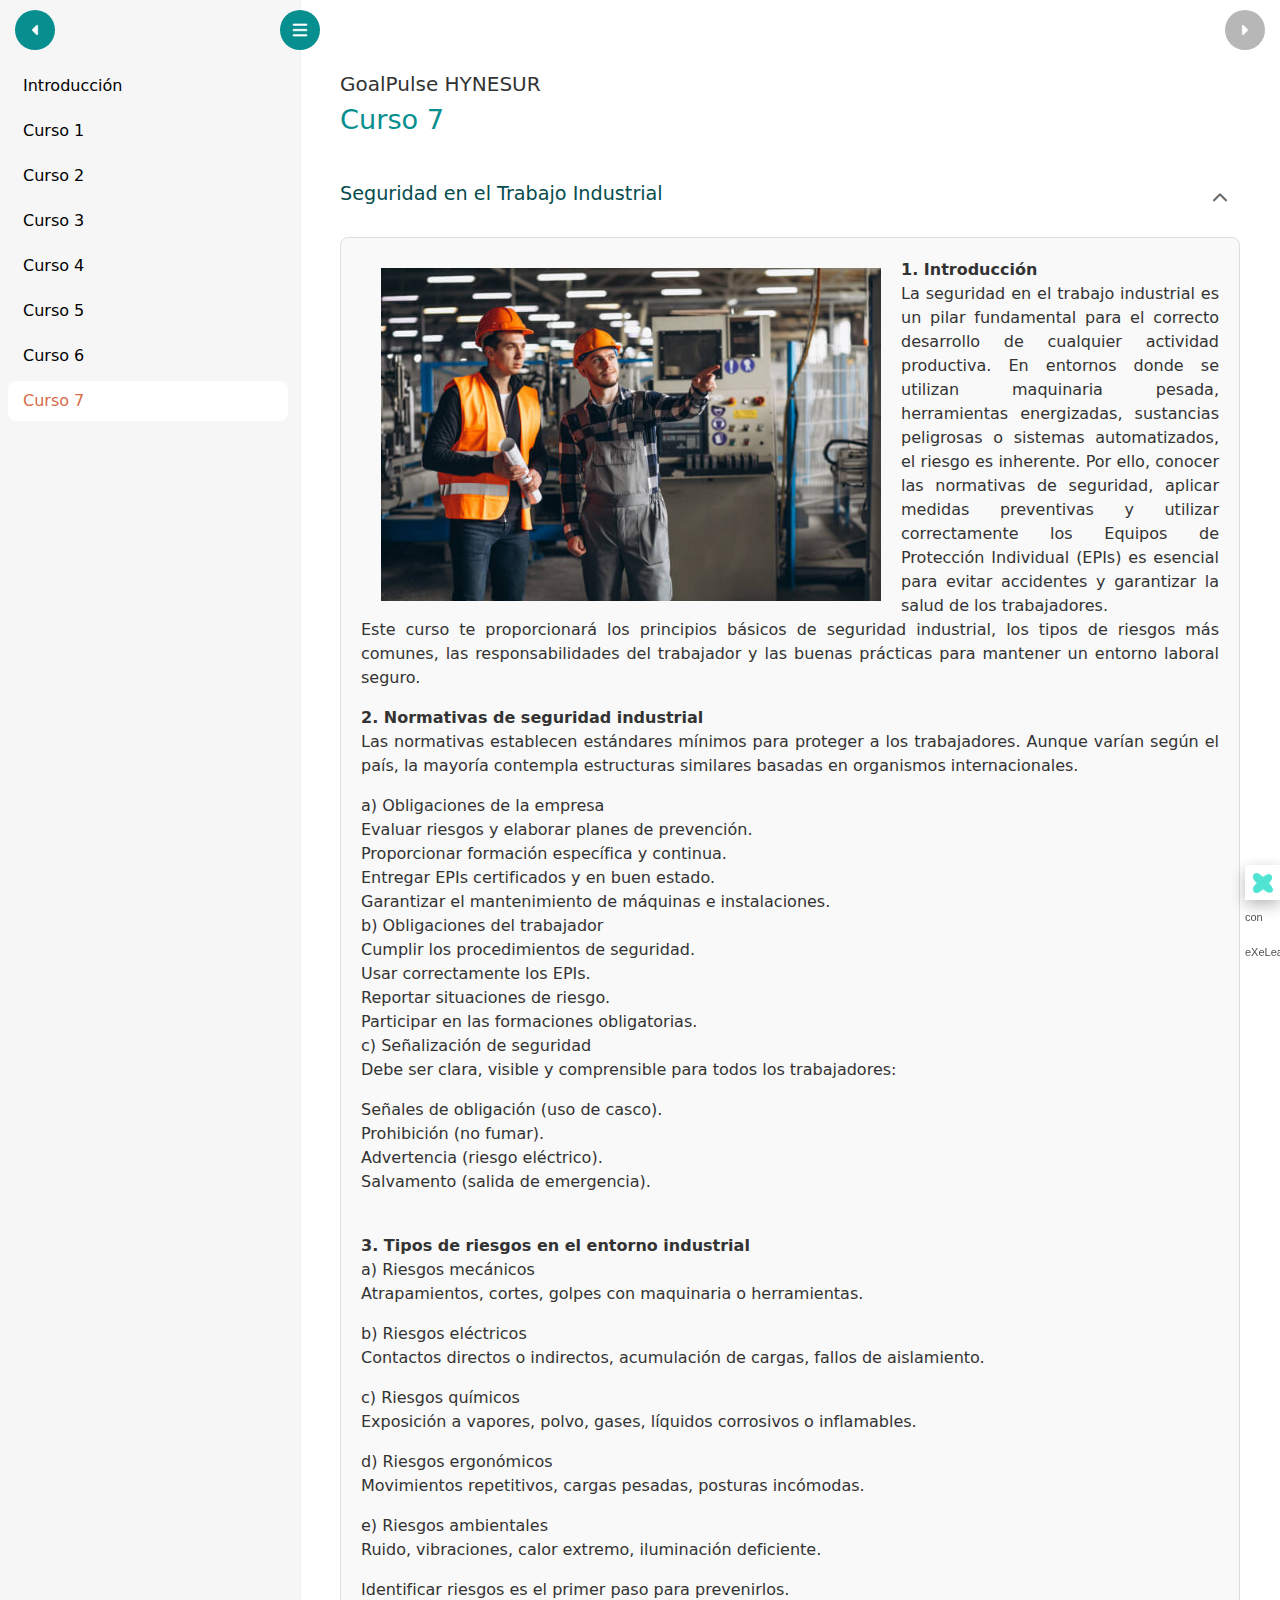
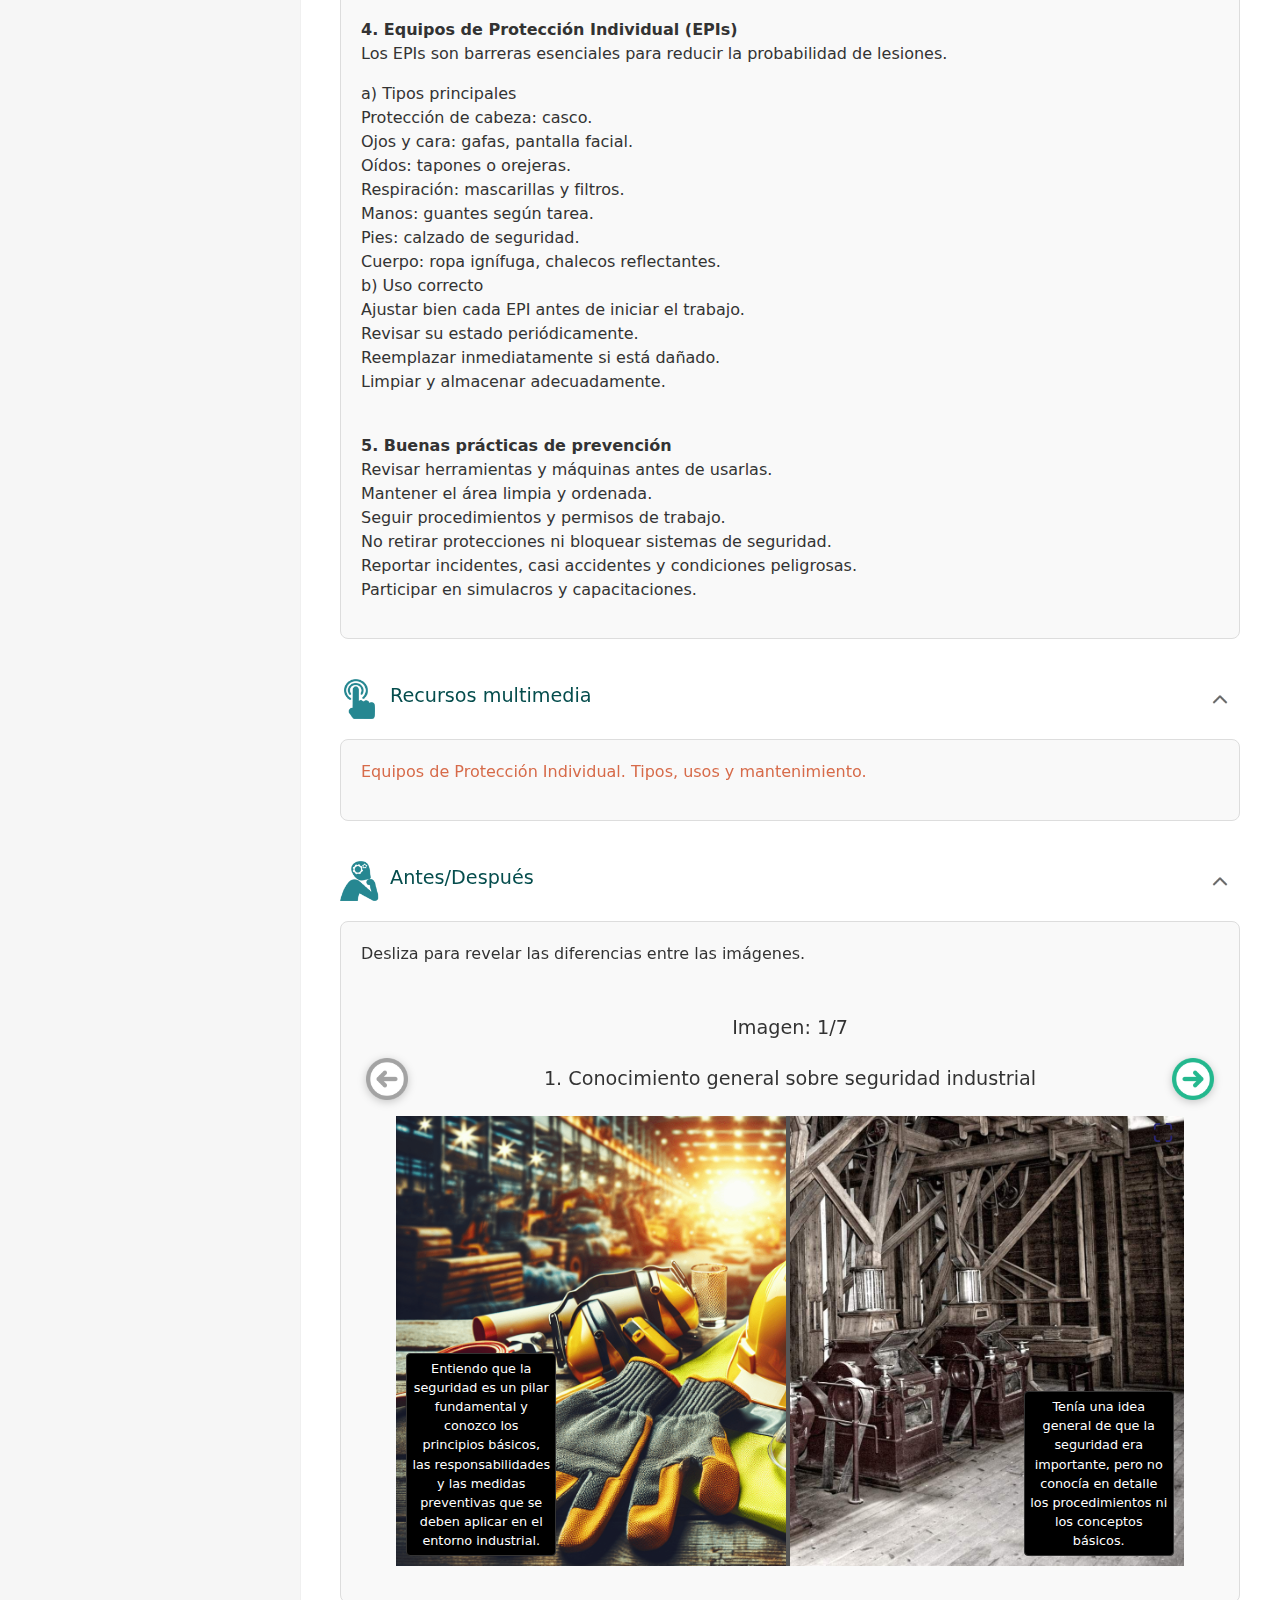
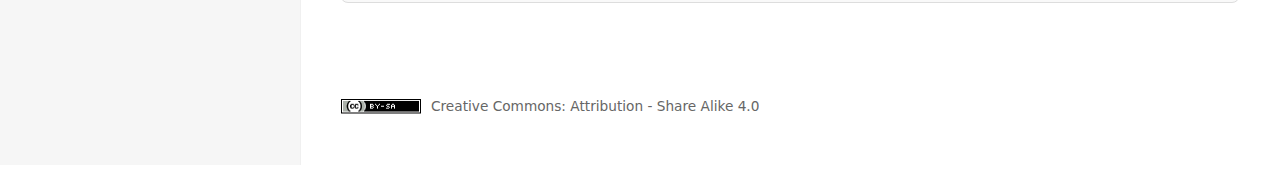
<file: html/curso-7.html>
<!DOCTYPE html>
<html lang="es" id="exe-node-20251201150941256ALI">
<head>
<meta charset="utf-8">
<meta name="generator" content="eXeLearning v3.0.1">
<meta name="viewport" content="width=device-width, initial-scale=1">
<link rel="license" type="text/html" href="https://creativecommons.org/licenses/by-sa/4.0/">
<title>Curso 7 | GoalPulse HYNESUR</title>
<script>document.querySelector("html").classList.add("js");</script><script src="../libs/jquery/jquery.min.js"> </script><script src="../libs/common_i18n.js"> </script><script src="../libs/common.js"> </script><script src="../libs/exe_export.js"> </script><script src="../libs/bootstrap/bootstrap.bundle.min.js"> </script><link rel="stylesheet" href="../libs/bootstrap/bootstrap.min.css">
<script src="../idevices/text/text.js"> </script><script src="../idevices/beforeafter/beforeafter.js"> </script><link rel="stylesheet" href="../idevices/text/text.css">
<link rel="stylesheet" href="../idevices/beforeafter/beforeafter.css">
<link rel="stylesheet" href="../content/css/base.css">
<script src="../theme/style.js"> </script><link rel="stylesheet" href="../theme/style.css">
<link rel="icon" type="image/x-icon" href="../libs/favicon.ico">
</head>
<body class="exe-export exe-web-site" lang="es">
<script>document.body.className+=" js"</script><div class="exe-content exe-export pre-js siteNav-hidden"> <nav id="siteNav"> <ul> <li> <a href="../index.html" class="main-node no-ch">Introducción</a>
</li>
<li> <a href="../html/curso-1.html" class="no-ch">Curso 1</a>
</li>
<li> <a href="../html/curso-2.html" class="no-ch">Curso 2</a>
</li>
<li> <a href="../html/curso-3.html" class="no-ch">Curso 3</a>
</li>
<li> <a href="../html/curso-4.html" class="no-ch">Curso 4</a>
</li>
<li> <a href="../html/curso-5.html" class="no-ch">Curso 5</a>
</li>
<li> <a href="../html/curso-6.html" class="no-ch">Curso 6</a>
</li>
<li class="active"> <a href="../html/curso-7.html" class="active no-ch">Curso 7</a>
</li>
</ul></nav><main id="20251201150941256ALI" class="page"> <header id="header-20251201150941256ALI" class="main-header"> <div class="package-header"><h1 class="package-title">GoalPulse HYNESUR</h1></div>
<div class="page-header"><h2 class="page-title">Curso 7</h2></div></header><div id="page-content-20251201150941256ALI" class="page-content"> <article id="20251202090316648CMD" class="box"> <header class="box-head no-icon"> <h1 class="box-title">Seguridad en el Trabajo Industrial</h1>
<button class="box-toggle box-toggle-on" title="Ocultar/Mostrar contenido"> <span>Ocultar/Mostrar contenido</span></button></header><div class="box-content"> <div id="202512020903166152CR" class="idevice_node text" data-idevice-path="../idevices/text/" data-idevice-type="text" data-idevice-component-type="json"><div class="exe-text-template"><div class="textIdeviceContent">
            <div class="exe-text-activity">
                <div><p style="text-align: justify;"><img src="../content/resources/202512020903166152CR/CURSO_3.JPG" width="500" height="333" alt="" style="margin: 10px 20px; float: left;"><strong>1. Introducción</strong><br>La seguridad en el trabajo industrial es un pilar fundamental para el correcto desarrollo de cualquier actividad productiva. En entornos donde se utilizan maquinaria pesada, herramientas energizadas, sustancias peligrosas o sistemas automatizados, el riesgo es inherente. Por ello, conocer las normativas de seguridad, aplicar medidas preventivas y utilizar correctamente los Equipos de Protección Individual (EPIs) es esencial para evitar accidentes y garantizar la salud de los trabajadores.<br>Este curso te proporcionará los principios básicos de seguridad industrial, los tipos de riesgos más comunes, las responsabilidades del trabajador y las buenas prácticas para mantener un entorno laboral seguro.</p>
<p style="text-align: justify;"><strong>2. Normativas de seguridad industrial</strong><br>Las normativas establecen estándares mínimos para proteger a los trabajadores. Aunque varían según el país, la mayoría contempla estructuras similares basadas en organismos internacionales.</p>
<p style="text-align: justify;">a) Obligaciones de la empresa<br>Evaluar riesgos y elaborar planes de prevención.<br>Proporcionar formación específica y continua.<br>Entregar EPIs certificados y en buen estado.<br>Garantizar el mantenimiento de máquinas e instalaciones.<br>b) Obligaciones del trabajador<br>Cumplir los procedimientos de seguridad.<br>Usar correctamente los EPIs.<br>Reportar situaciones de riesgo.<br>Participar en las formaciones obligatorias.<br>c) Señalización de seguridad<br>Debe ser clara, visible y comprensible para todos los trabajadores:</p>
<p style="text-align: justify;">Señales de obligación (uso de casco).<br>Prohibición (no fumar).<br>Advertencia (riesgo eléctrico).<br>Salvamento (salida de emergencia).</p>
<p style="text-align: justify;"><br><strong>3. Tipos de riesgos en el entorno industrial</strong><br>a) Riesgos mecánicos<br>Atrapamientos, cortes, golpes con maquinaria o herramientas.</p>
<p style="text-align: justify;">b) Riesgos eléctricos<br>Contactos directos o indirectos, acumulación de cargas, fallos de aislamiento.</p>
<p style="text-align: justify;">c) Riesgos químicos<br>Exposición a vapores, polvo, gases, líquidos corrosivos o inflamables.</p>
<p style="text-align: justify;">d) Riesgos ergonómicos<br>Movimientos repetitivos, cargas pesadas, posturas incómodas.</p>
<p style="text-align: justify;">e) Riesgos ambientales<br>Ruido, vibraciones, calor extremo, iluminación deficiente.</p>
<p style="text-align: justify;">Identificar riesgos es el primer paso para prevenirlos.</p>
<p style="text-align: justify;"><strong>4. Equipos de Protección Individual (EPIs)</strong><br>Los EPIs son barreras esenciales para reducir la probabilidad de lesiones.</p>
<p style="text-align: justify;">a) Tipos principales<br>Protección de cabeza: casco.<br>Ojos y cara: gafas, pantalla facial.<br>Oídos: tapones o orejeras.<br>Respiración: mascarillas y filtros.<br>Manos: guantes según tarea.<br>Pies: calzado de seguridad.<br>Cuerpo: ropa ignífuga, chalecos reflectantes.<br>b) Uso correcto<br>Ajustar bien cada EPI antes de iniciar el trabajo.<br>Revisar su estado periódicamente.<br>Reemplazar inmediatamente si está dañado.<br>Limpiar y almacenar adecuadamente.</p>
<p style="text-align: justify;"><br><strong>5. Buenas prácticas de prevención</strong><br>Revisar herramientas y máquinas antes de usarlas.<br>Mantener el área limpia y ordenada.<br>Seguir procedimientos y permisos de trabajo.<br>No retirar protecciones ni bloquear sistemas de seguridad.<br>Reportar incidentes, casi accidentes y condiciones peligrosas.<br>Participar en simulacros y capacitaciones.<br></p><p class="clearfix"></p></div>
            </div></div></div></div>
</div></article><article id="20251202091625638OIG" class="box"> <header class="box-head"> <div class="box-icon exe-icon"> <img src="../theme/icons/interactive.png" alt="">
</div>
<h1 class="box-title">Recursos multimedia</h1>
<button class="box-toggle box-toggle-on" title="Ocultar/Mostrar contenido"> <span>Ocultar/Mostrar contenido</span></button></header><div class="box-content"> <div id="202512020916256219EN" class="idevice_node text" data-idevice-path="../idevices/text/" data-idevice-type="text" data-idevice-component-type="json"><div class="exe-text-template"><div class="textIdeviceContent">
            <div class="exe-text-activity">
                <div><p><a href="https://youtu.be/fV31J5qxgQU?si=_rdPQsG3FKPdsZFK" id="link_7">Equipos de Protección Individual. Tipos, usos y mantenimiento.</a></p><p class="clearfix"></p></div>
            </div></div></div></div>
</div></article><article id="20251202091756335FGG" class="box"> <header class="box-head"> <div class="box-icon exe-icon"> <img src="../theme/icons/think.png" alt="">
</div>
<h1 class="box-title">Antes/Después</h1>
<button class="box-toggle box-toggle-on" title="Ocultar/Mostrar contenido"> <span>Ocultar/Mostrar contenido</span></button></header><div class="box-content"> <div id="20251202091756318UI0" class="idevice_node beforeafter" data-idevice-path="../idevices/beforeafter/" data-idevice-type="beforeafter"><div class="beforeafter-IDevice"><div class="beforeafter-instructions gameQP-instructions"><p>Desliza para revelar las diferencias entre las imágenes.</p></div><div class="beforeafter-DataGame js-hidden">{"typeGame":"BeforeAfter","author":"","instructions":"<p>Desliza para revelar las diferencias entre las imágenes.</p>","isScorm":0,"textButtonScorm":"Guardar la puntuación","repeatActivity":true,"itinerary":{"showClue":false,"clueGame":"","percentageClue":40,"showCodeAccess":false,"codeAccess":"","messageCodeAccess":""},"weighted":100,"cardsGame":[{"url":"../content/resources/20251202091756318UI0//seguridad-5.png","author":"","alt":"","eText":"Entiendo que la seguridad es un pilar fundamental y conozco los principios básicos, las responsabilidades y las medidas preventivas que se deben aplicar en el entorno industrial.","urlBk":"../content/resources/20251202091756318UI0//imagen_antigua.jpg","authorBk":"","altBk":"","eTextBk":"Tenía una idea general de que la seguridad era importante, pero no conocía en detalle los procedimientos ni los conceptos básicos.","description":"1. Conocimiento general sobre seguridad industrial","position":"50","vertical":false},{"url":"../content/resources/20251202091756318UI0//nueva_normativa.jpg","author":"","alt":"Ahora sé que la empresa debe evaluar riesgos, ofrecer formación y proporcionar EPIs, y el trabajador debe cumplir los procedimientos, usar los EPIs y reportar riesgos.","eText":"Ahora sé que la empresa debe evaluar riesgos, ofrecer formación y proporcionar EPIs, y el trabajador debe cumplir los procedimientos, usar los EPIs y reportar riesgos.","urlBk":"../content/resources/20251202091756318UI0//antigua_normativa.webp","authorBk":"","altBk":"No sabía exactamente qué obligaciones tiene una empresa ni qué obligaciones tiene el trabajador respecto a la seguridad.","eTextBk":"No sabía exactamente qué obligaciones tiene una empresa ni qué obligaciones tiene el trabajador respecto a la seguridad.","description":"2. Normativas y obligaciones","position":"50","vertical":false},{"url":"../content/resources/20251202091756318UI0//nueva.webp","author":"","alt":"","eText":"Conozco cinco categorías principales: mecánicos, eléctricos, químicos, ergonómicos y ambientales, y soy capaz de identificar ejemplos de cada uno.","urlBk":"../content/resources/20251202091756318UI0//antigua_algo.jpg","authorBk":"","altBk":"","eTextBk":"Solo pensaba en riesgos mecánicos, como golpes o cortes.","description":"3. Tipos de riesgos industriales","position":"50","vertical":false},{"url":"../content/resources/20251202091756318UI0//nuevas.webp","author":"","alt":"","eText":"Conozco muchos tipos de EPIs (protección de cabeza, ojos, oídos, respiración, manos, pies y cuerpo) y sé cómo deben ajustarse, revisarse y reemplazarse.","urlBk":"../content/resources/20251202091756318UI0//antiguedad.webp","authorBk":"","altBk":"","eTextBk":"Creía que los EPIs solo consistían en casco y guantes.","description":"4. Equipos de Protección Individual (EPIs)","position":"50","vertical":false},{"url":"../content/resources/20251202091756318UI0//nuw.jpg","author":"","alt":"","eText":"Distingo señales de obligación, prohibición, advertencia y salvamento, y sé ejemplos concretos como “uso de casco”, “no fumar”, “riesgo eléctrico” y “salida de emergencia”.","urlBk":"../content/resources/20251202091756318UI0//anatiguo.png","authorBk":"","altBk":"","eTextBk":"Reconocía señales básicas, pero no entendía sus categorías.","description":"5. Señalización de seguridad","position":"50","vertical":false},{"url":"../content/resources/20251202091756318UI0//R6E24396-Guia-Buenas-practicas-en-caso-de-accidente-quimico.png","author":"","alt":"","eText":"Ahora sé que implica revisar máquinas, mantener el orden, seguir permisos de trabajo, no quitar protecciones, reportar incidentes y participar en simulacros y formaciones.","urlBk":"../content/resources/20251202091756318UI0//OIP.webp","authorBk":"","altBk":"","eTextBk":"Pensaba que la prevención consistía solo en tener cuidado.","description":"6. Buenas prácticas de prevención","position":"50","vertical":false},{"url":"../content/resources/20251202091756318UI0//OIP_1.webp","author":"","alt":"","eText":"Entiendo que debo reportar cualquier situación de riesgo, incluso los “casi accidentes”, y aplicar los procedimientos establecidos para prevenir daños.","urlBk":"../content/resources/20251202091756318UI0//RiskManagementt-1.png","authorBk":"","altBk":"","eTextBk":"Si veía un problema, normalmente lo ignoraba o intentaba resolverlo sin avisar.","description":"7. Gestión personal del riesgo","position":"50","vertical":false}],"textAfter":"","version":2,"evaluation":false,"evaluationID":"20251201121203ZDVJLP","id":"20251202091756318UI0","msgs":{"msgSubmit":"Enviar","msgClue":"¡Genial! La pista es:","msgCodeAccess":"Código de acceso","msgInformationLooking":"¡Genial! La información que estaba buscando","msgMinimize":"Minimizar","msgMaximize":"Maximizar","msgFullScreen":"Pantalla Completa","msgExitFullScreen":"Salir del modo pantalla completa","msgNoImage":"Pregunta sin imágenes","msgAuthor":"Autoría","msgAfterImage":"Imagen (después)","msgBeforeImage":"Imagen (antes)","msgNext":"Siguiente","msgPrevious":"Anterior","msgImage":"Imagen","msgScoreScorm":"La puntuación no se puede guardar porque esta página no forma parte  de un paquete SCORM.","msgQuestion":"Pregunta","msgOnlySaveScore":"¡Solo puede guardar la puntuación una vez!","msgOnlySave":"Solo puede guardar una vez","msgInformation":"Información","msgOnlySaveAuto":"Su puntuación se guardará después de cada pregunta. Solo puede jugar una vez.","msgSaveAuto":"Su puntuación se guardará automáticamente después de cada pregunta.","msgYouScore":"Su puntuación","msgSeveralScore":"Puede guardar la puntuación tantas veces como quiera","msgYouLastScore":"La última puntuación guardada es","msgActityComply":"Ya ha realizado esta actividad.","msgPlaySeveralTimes":"Puede realizar esta actividad cuantas veces quiera","msgUncompletedActivity":"Actividad no completada","msgSuccessfulActivity":"Actividad superada. Puntuación: %s","msgUnsuccessfulActivity":"Actividad no superada. Puntuación: %s","msgTypeGame":"Antes/Después","msgPlayStart":"Pulse aquí para jugar"}}</div><a href="../content/resources/20251202091756318UI0//seguridad-5.png" class="js-hidden beforeafter-LinkImages">0</a><a href="../content/resources/20251202091756318UI0//imagen_antigua.jpg" class="js-hidden beforeafter-LinkImagesBack">0</a><a href="../content/resources/20251202091756318UI0//nueva_normativa.jpg" class="js-hidden beforeafter-LinkImages">1</a><a href="../content/resources/20251202091756318UI0//antigua_normativa.webp" class="js-hidden beforeafter-LinkImagesBack">1</a><a href="../content/resources/20251202091756318UI0//nueva.webp" class="js-hidden beforeafter-LinkImages">2</a><a href="../content/resources/20251202091756318UI0//antigua_algo.jpg" class="js-hidden beforeafter-LinkImagesBack">2</a><a href="../content/resources/20251202091756318UI0//nuevas.webp" class="js-hidden beforeafter-LinkImages">3</a><a href="../content/resources/20251202091756318UI0//antiguedad.webp" class="js-hidden beforeafter-LinkImagesBack">3</a><a href="../content/resources/20251202091756318UI0//nuw.jpg" class="js-hidden beforeafter-LinkImages">4</a><a href="../content/resources/20251202091756318UI0//anatiguo.png" class="js-hidden beforeafter-LinkImagesBack">4</a><a href="../content/resources/20251202091756318UI0//R6E24396-Guia-Buenas-practicas-en-caso-de-accidente-quimico.png" class="js-hidden beforeafter-LinkImages">5</a><a href="../content/resources/20251202091756318UI0//OIP.webp" class="js-hidden beforeafter-LinkImagesBack">5</a><a href="../content/resources/20251202091756318UI0//OIP_1.webp" class="js-hidden beforeafter-LinkImages">6</a><a href="../content/resources/20251202091756318UI0//RiskManagementt-1.png" class="js-hidden beforeafter-LinkImagesBack">6</a><div class="game-evaluation-ids js-hidden" data-id="20251202091756318UI0" data-evaluationb="false" data-evaluationid="20251201121203ZDVJLP"></div><div class="beforeafter-bns js-hidden">Su navegador no es compatible con esta herramienta.</div></div></div>
</div></article>
</div></main><div class="nav-buttons"> <a href="../html/curso-6.html" title="Anterior" class="nav-button nav-button-left"> <span>Anterior</span></a><span class="nav-button nav-button-right" aria-hidden="true"> <span>Siguiente</span></span>
</div>
<footer id="siteFooter"><div id="siteFooterContent"> <div id="packageLicense" class="cc cc-by-sa"> <p> <span class="license-label">Licencia: </span><a href="https://creativecommons.org/licenses/by-sa/4.0/" class="license">creative commons: attribution - share alike 4.0</a></p>
</div>
</div></footer>
</div>
<p id="made-with-eXe"> <a href="https://exelearning.net/" target="_blank" rel="noopener"> <span>Creado con eXeLearning <span>(nueva ventana)</span></span></a></p>
</body>
</html>
</file>
<file: idevices/text/text.css>
/* Text iDevice (export CSS) */
.exe-text-activity div.inline {
    display: flex;
}

.exe-text-activity div.inline dt {
    margin: 0 0 0 auto;
}

.exe-text-activity div.inline dd {
    margin-left: 10px;
}

.idevice_node.text .iDevice_buttons.feedback-button {
    margin-bottom: 1em;
}
</file>
<file: content/css/base.css>
.exe-content{
  background: #fff;
}

.exe-content .page-title{
  font-size: 1.45em;
}

.exe-content .box{
  margin-top: 20px;
  border: 1px solid #dbdbdb;
}

.exe-content .box-head {
  border-bottom: 1px solid #dbdbdb;
}

.exe-export .no-header .box-head {
  border-bottom: 0;
}

.exe-content .box-head .box-title {
  margin: 0;
  font-size: 1.2em;
}

.exe-content a{
  color: #5a7f0c;
}

.exe-content a:hover,
.exe-content a:focus{
  color: #71a300;
}

.exe-content h2{
  font-size: 1.45em;
}
.exe-content h3{
  font-size: 1.35em;
}
.exe-content h4{
  font-size: 1.25em;
}
.exe-content h5{
  font-size: 1.15em;
}

.exe-content a {
    text-decoration: none
}

.exe-content a:hover,
.exe-content a:focus {
    text-decoration: underline
}

@media print {
    .external-iframe-src {
        display: block !important;
        margin: 2em 0;
        font-size: .95em;
        text-align: center
    }

    #made-with-eXe {
        display: none
    }
}

.external-iframe {
    border: 0
}

.pre-code {
    background: #112C4A;
    color: #E7ECF1;
    font-family: Monaco, Courier, monospace;
    border-radius: 9px;
    font-size: 12px;
    margin: 2em 1em;
    overflow: auto;
    padding: 20px
}

.exe-dl {
    margin-bottom: 2em;
    margin-left: 1.5em
}

.exe-dl dt {
    font-weight: bold
}

.exe-dl dd {
    margin: 1em 1.5em
}

.js .exe-dl dt {
    margin: 1.2em 0 0 0
}

.exe-dl dt a {
    text-decoration: underline
}

.exe-dl .icon {
    font-family: Arial, sans-serif;
    display: block;
    width: 20px;
    height: 20px;
    font-size: 16px;
    margin-right: 1em;
    line-height: 20px;
    text-align: center;
    float: left;
    border-radius: 2px;
    position: relative
}

@media all and (min-width: 1px) {
    .exe-dl dt a {
        align-items: center;
        display: flex;
        text-decoration: none
    }

    .exe-dl .icon {
        height: 18px;
        line-height: 18px;
        width: 18px;
        padding: 1px;
        font: 18px monospace;
        font-weight: bold;
        display: flex;
        justify-content: center;
        align-items: center
    }
}

.exe-dl-toggler {
    height: 20px;
    margin: 1.5em
}

.exe-dl-toggler a {
    margin-left: 0;
    font-weight: bold
}

.js .exe-dl dd {
    display: none;
    padding-left: 0;
    margin: 1em 1em 1em 37px
}

/* Math */
.exe-math {
    display: block;
    margin: 2em 0
}

.exe-math,
.MathJax_Display {
    text-align: left !important
}

.exe-math.position-center,
.position-center .MathJax_Display,
[style*="text-align: center"] .MathJax_Display {
    text-align: center !important
}

.exe-math.position-right,
.position-right .MathJax_Display,
[style*="text-align: right"] .MathJax_Display {
    text-align: right !important
}

.js .show-image .exe-math-code,
.js .show-code .exe-math-img {
    display: none
}

.exe-math-links {
    font-size: .85em
}

.exe-math-inline {
    display: inline;
    margin: 0 .1em !important
}

/* TinyMCE: Images and media */
.exe-figure {
    margin: 2em 0;
    max-width: 100%
}

.exe-figure img {
    display: block;
    position: relative;
    z-index: 0
}

figure.exe-media {
    margin: 2em 0
}

.position-center {
    display: block;
    margin: 2em auto
}

.position-right {
    display: block;
    margin: 2em 0 2em auto
}

.position-left {
    display: block;
    margin: 2em auto 2em 0
}

.float-left {
    float: left;
    margin: .5em 2em 1em 0
}

.float-right {
    float: right;
    margin: .5em 0 1em 2em
}

/* Media elements (video, audio, iframe, embed) with alignment classes */
video.position-left,
audio.position-left,
iframe.position-left,
embed.position-left {
    display: block;
    margin: 2em auto 2em 0
}

video.position-center,
audio.position-center,
iframe.position-center,
embed.position-center {
    display: block;
    margin: 2em auto
}

video.position-right,
audio.position-right,
iframe.position-right,
embed.position-right {
    display: block;
    margin: 2em 0 2em auto
}

video.float-left,
audio.float-left,
iframe.float-left,
embed.float-left {
    float: left;
    margin: .5em 2em 1em 0
}

video.float-right,
audio.float-right,
iframe.float-right,
embed.float-right {
    float: right;
    margin: .5em 0 1em 2em
}

.figcaption {
    padding-top: .2em;
    position: relative;
    z-index: 1
}

.figcaption.header {
    padding-top: 0;
    padding-bottom: .2em;
    position: relative;
    z-index: 1
}

/* TinyMCE templates */
.exe-layout-2-cols,
.exe-layout-3-cols {
    width: 100%
}

.exe-col{
    box-sizing: content-box;
}

.exe-layout-2-cols .exe-col {
    float: left;
    width: 49%
}

.exe-layout-2-cols .exe-col-1 {
    padding-right: 1%
}

.exe-layout-2-cols .exe-col-2 {
    padding-left: 1%
}

.exe-layout-2-30-70 .exe-col {
    width: 69%
}

.exe-layout-2-30-70 .exe-col-1 {
    width: 29%
}

.exe-layout-2-70-30 .exe-col {
    width: 29%
}

.exe-layout-2-70-30 .exe-col-1 {
    width: 69%
}

.exe-layout-3-cols .exe-col {
    float: left;
    width: 32%
}

.exe-layout-3-cols .exe-col-1,
.exe-layout-3-cols .exe-col-2 {
    padding-right: 2%
}

pre.mermaid {
    margin: 1.5em 0;
    text-align: center;
}

/* Blocks */
.exe-block-warning {
    background: #FCF8E3;
    color: #796034;
    border: 1px solid #FAEBCC;
    padding: 0 1em;
    border-radius: 4px
}

p.exe-block-warning {
    padding: 1em
}

.exe-block-alert {
    background: #ffc;
    color: #855000;
    border: 1px solid #FFF099;
    padding: 0 1em;
    border-radius: 4px
}

p.exe-block-alert {
    padding: 1em
}

.exe-block-danger {
    background: #FEF0EF;
    color: #973C3B;
    border: 1px solid #F3DADD;
    padding: 0 1em;
    border-radius: 4px
}

p.exe-block-danger {
    padding: 1em
}

.exe-block-info {
    background: #E1F1F9;
    color: #2B627D;
    border: 1px solid #C9EDF4;
    padding: 0 1em;
    border-radius: 4px
}

p.exe-block-info {
    padding: 1em
}

.exe-block-success {
    background: #E5F3E0;
    color: #336634;
    border: 1px solid #DEEDD1;
    padding: 0 1em;
    border-radius: 4px
}

p.exe-block-success {
    padding: 1em
}

.exe-content .exe-block-warning a,
.exe-content .exe-block-warning a:hover,
.exe-content .exe-block-warning a:focus {
    color: #4F360A
}

.exe-content .exe-block-alert a,
.exe-content .exe-block-alert a:hover,
.exe-content .exe-block-alert a:focus {
    color: #5B2600
}

.exe-content .exe-block-danger a,
.exe-content .exe-block-danger a:hover,
.exe-content .exe-block-danger a:focus {
    color: #6D1211
}

.exe-content .exe-block-info a,
.exe-content .exe-block-info a:hover,
.exe-content .exe-block-info a:focus {
    color: #063853
}

.exe-content .exe-block-success a,
.exe-content .exe-block-success a:hover,
.exe-content .exe-block-success a:focus {
    color: #093C0A
}

div.exe-block-warning,
div.exe-block-alert,
div.exe-block-danger,
div.exe-block-info,
div.exe-block-success {
    margin: 1em 0
}

/* RTL support */
body [dir='rtl'] {
    text-align: start
}

/* Autoclear */
.exe-content .idevice_body,
.exe-clear {
    overflow: auto
}

/* JavaScript on/offf */
.js-hidden {
    display: none;
}

.exe-hidden,
.js-required,
.js .js-hidden,
.exe-mindmap-code {
    display: none
}

.js .js-required {
    display: block
}

.box-toggle {
    display: none;
}

.js .box-toggle {
    display: inline-block;
}

.sr-av,
.js .js-sr-av,
.exe-hidden-accessible,
.js .exe-tooltip-text {
    position: absolute;
    overflow: hidden;
    clip: rect(0 0 0 0);
    clip: rect(0, 0, 0, 0);
    height: 0
}

/* Tables */
.exe-table {
    margin: 2em auto;
    max-width: 100%;
    border: 1px solid #CCC;
    border-collapse: collapse;
    border-spacing: 0
}

.exe-table tr {
    background: #fff
}

.exe-table caption {
    padding: .5em 0;
    text-align: center;
    font-style: italic;
    caption-side: top;
}

.exe-table td,
.exe-table th {
    border: 1px solid #CCC;
    margin: 0;
    padding: 0.5em 1em
}

.exe-table thead {
    background: #ddd;
    color: #000;
    text-align: left
}

.exe-table tr:nth-child(2n-1) td,
.exe-table tbody tr:nth-child(2n-1) th {
    background: #F4F4F4
}

.exe-table tbody tr:nth-child(2n) th {
    background: #F4F4F4
}

.exe-table tbody tr:nth-child(2n-1) th {
    background: #E4E4E4
}

.exe-table thead+tbody tr:nth-child(2n) th {
    background: #fff
}

.exe-table thead+tbody tr:nth-child(2n-1) th {
    background: #F4F4F4
}

.exe-table-minimalist {
    margin: 2em auto;
    border-collapse: collapse
}

.exe-table-minimalist tr {
    background: #fff
}

.exe-table-minimalist thead th {
    color: #000;
    padding: .6em 1.5em .6em .8em;
    border-bottom: 2px solid #CCC;
    text-align: left
}

.exe-table-minimalist td,
.exe-table-minimalist tbody th {
    border-bottom: 1px solid #ccc;
    color: #555;
    padding: .5em 1.5em .5em .8em
}

.exe-table-minimalist tbody tr:hover td,
.exe-table-minimalist tbody tr:hover th {
    color: #222
}

.exe-table-minimalist tr:nth-child(2n-1) td,
.exe-table-minimalist tbody tr:nth-child(2n-1) th {
    background: #F9F9F9
}

.exe-table-minimalist caption {
    text-align: center;
    font-style: italic;
    border-bottom: 2px solid #CCC;
    padding: .6em 0
}

/* Responsive tables */
.exe-table-responsive {
    display: block;
    overflow-x: auto;
    border: none
}

.exe-table-responsive,
.exe-table-responsive th,
.exe-table-responsive tr,
.exe-table-responsive td {
    width: auto !important
}

/* Tooltips */
body .qtip {
    font-size: .85em;
    line-height: 1.5em
}

.qtip .exe-tooltip-text {
    position: relative;
    overflow: auto;
    clip: auto;
    height: auto
}

/* Structured lists */
ol.auto-numbered {
    counter-reset: item
}

.auto-numbered ol {
    counter-reset: item
}

.auto-numbered li {
    display: block
}

.auto-numbered li:before {
    content: counters(item, ".") ".- ";
    counter-increment: item
}

/* Blockquote + Cite */
.exe-quote-cite cite {
    display: block;
    text-align: right;
    margin-top: -.5em
}

/* File information */
.exe-link-data {
    font-size: .8em;
    margin: 0 .2em
}

.exe-link-data abbr {
    cursor: help
}

/* Quote With Authorship */
.styled-qc {
    font-family: Georgia, serif;
    font-style: italic;
    margin: 1.5em 2.5em;
    padding: 0.25em 3.5em;
    position: relative
}

.styled-qc:before {
    display: block;
    content: "\201C";
    font-size: 5em;
    position: absolute;
    left: 0;
    top: -20px
}

/* Responsive design */
iframe,
object,
embed {
    max-width: 100%
}

img,
video {
    max-width: 100%;
    height: auto
}

@media all and (max-width: 992px) {
    .exe-layout-3-cols .exe-col {
        float: none;
        width: 100%;
        padding: 0
    }

    .exe-layout-3-cols .exe-col .exe-figure {
        margin: 1em auto
    }
}

@media all and (max-width: 780px) {
    .styled-qc {
        margin: 1.5em .5em
    }

    .exe-layout-2-cols .exe-col {
        float: none;
        width: 100%;
        padding: 0
    }

    .exe-layout-2-cols .exe-col .exe-figure {
        margin: 1em auto
    }
}

/* Made with eXeLearning */
#made-with-eXe {
    margin: 0;
    position: fixed;
    bottom: 0;
    right: 0
}

#made-with-eXe a {
    text-decoration: none;
    box-shadow: rgba(0, 0, 0, 0.35) 0px 5px 15px;
    border-top-left-radius: 4px;
    color: #222;
    font-size: 11px;
    font-family: Arial, sans-serif;
    line-height: 35px;
    width: 35px;
    height: 35px;
    background: #fff url(../img/exe_powered_logo.png) no-repeat 3px 50%;
    display: block;
    background-size: auto 20px;
    text-decoration: none;
    transition: .5s;
    opacity: .8
}

#made-with-eXe span {
    padding-left: 35px;
    padding-right: 5px
}

#made-with-eXe span span {
    position: absolute;
    overflow: hidden;
    clip: rect(0 0 0 0);
    clip: rect(0, 0, 0, 0);
    height: 0
}

#made-with-eXe a:hover {
    width: auto;
    padding: 0 5px;
    background-position: 5px 50%;
    opacity: 1
}

/* Search bar */
#exe-client-search-reset {
    display: none;
}
#exe-client-search-reset.visible {
    display: inline;
}

/* Box toggler */
.exe-export article.minimized .box-content{
    display: none;
}

/* BOX no visible */
.exe-export article.novisible.box{
    display: none  !important;
}

/* iDevice no visible */
.exe-export article.box .idevice_node.novisible{
    display: none  !important;
}

/* Teacher mode */
html:not(.mode-teacher) .js .teacher-only {
    display: none !important;
}
</file>
<file: theme/style.css>
/* Default style (to review) */

body.exe-export {
    padding: 1em 0;
}

body.exe-web-site {
    padding: 0;
}

.exe-content a {
    color: #d76b4a;
}
.exe-content a:hover,
.exe-content a:focus {
    color: #993d28;
}

#node-content-container.exe-content #node-content {
    padding-top: 20px;
    padding-bottom: 20px;
    max-width: 1280px;
    margin: 0 auto;
    display: block;
}

.exe-content {
    color: #333;
    background-color: #fff;
}

.js .exe-export .exe-content {
    min-height: 100vh;
}

.js .in-iframe .exe-content {
    min-height: 0;
}

.exe-content .package-title {
    font-size: 1.25rem;
    font-weight: 300;
}

.exe-content .page-title {
    color: #078e8e;
    font-size: 1.7rem;
    text-align: left;
}

.exe-single-page .package-header h1 {
    color: #333;
    font-size: 1.25rem;
    font-weight: 300;
    text-align: left;
    margin-bottom: 2em;
}

.exe-single-page .package-node {
    margin-bottom: 3.5em;
}

.exe-single-page .package-subtitle {
    top: -2.1em;
}

.exe-single-page main.page > section {
    min-height: 4em;
}

.exe-content .box {
    margin: 20px 0;
    border: none;
    background-color: #fff;
}

.exe-web-site .exe-content .box {
    margin: 40px 0;
}

.exe-content .box-head {
    border-bottom: 0;
}

#node-content-container.exe-content .box {
    border: 1px dotted #ddd;
}
#node-content-container.exe-content .box.hidden-idevices {
    border-style: solid;
}

.exe-content .box header {
    min-height: 60px;
}

.exe-content .box-title {
    color: #054d4d;
    font-size: 1.5rem;
}

.exe-content .box-head .exe-icon {
    float: left;
}

.exe-web-site .page-content,
#exe-client-search,
.exe-web-site main > header,
.exe-web-site #siteFooterContent,
.exe-export .exe-content {
    max-width: 1280px;
    padding: 0 20px;
    margin: 0 auto;
}

.exe-web-site .exe-content {
    max-width: none;
    padding: 0;
}

.exe-export main {
    padding-top: 1.5em;
}
.exe-web-site main {
    padding-top: 4.5em;
}

/* siteNav */
#siteNav {
    float: left;
    background: #f6f6f6;
    _border-right: 1px solid #f0f0f0;
    width: 300px;
    padding-top: 66px;
    padding-left: 8px;
}
.exe-web-site .exe-content {
    box-shadow: 
        inset 300px 0 0 0 #f6f6f6,
        inset 301px 0 0 0 #f0f0f0;
}
#siteFooter {
    margin-bottom: 2em;
    color: #555;
    font-size: 0.95em;
}
#siteNav .other-section {
    display: none;
}
#sidebar-nav.fixed {
    position: fixed;
}
body.siteNav-off #siteNav {
    display: none;
}
body.siteNav-off .exe-content {
    box-shadow: none;
}
.exe-web-site main.page {
    padding-top: 4.5em;
    padding-left: 320px;
    padding-right: 20px;
    /* min-height: calc(100vh - 300px); */
}
.exe-web-site #siteFooter {
    padding:  20px 20px 20px 320px;
}
body.siteNav-off main.page,
body.siteNav-off #siteFooter {
    padding-left: 20px;
}
#siteNav ul {
    margin: 0;
    padding: 0;
    list-style: none;
}
#siteNav ul ul {
    margin-top: 5px;
}

#siteNav li {
    margin: 0 0 5px 0;
    padding: 0;
    list-style: none;
}

#siteNav a {
    color: #000;
    display: block;
    padding: 8px 15px;
    border-radius: 8px;
    max-width: 280px;
    transition: background-color 0.5s ease;
}

#siteNav a.active {
    background: #fff;
    color: #d76b4a;
}

#siteNav a.highlighted-link {
    color: #d76b4a;
    background: #ededed;
}

#siteNav a.highlighted-link:hover,
#siteNav a.highlighted-link:focus {
    background: #fff;
}

#siteNav a:hover {
    background: #f2f2f2;
    text-decoration: none;
}

#siteNav ul ul a {
    padding-left: 35px;
    font-size: 0.95em;
}

#siteNav ul ul ul a {
    padding-left: 55px;
    font-size: 0.9em;
}

#siteNav ul ul ul ul a {
    padding-left: 75px;
}
/* pagination */
.nav-buttons .nav-button,
button.toggler {
    position: fixed;
    top: 10px;
    left: 15px;
    display: block;
    width: 40px;
    height: 40px;
    background: #078e8e url(img/icons.png) no-repeat 0 0;
    background-size: auto 40px;
    border-radius: 50%;
    z-index: 999;
    border: 0;
    transition: background-color 0.5s ease;
}
.nav-buttons span.nav-button {
    cursor: not-allowed;
    background-color: #b7b7b7;
}
.nav-buttons .nav-button-left {
    background-position: -80px 0;
}
.nav-buttons .nav-button-right {
    background-position: -120px 0;
}
button#searchBarTogger {
    background-position: -40px 0;
    display: none;
}

.exe-search-on #searchBarTogger {
    display: inline;
}

button#siteNavToggler {
    left: 280px;
}
button#searchBarTogger {
    left: 330px;
}
body.siteNav-off button#siteNavToggler {
    left: 65px;
}
body.siteNav-off button#searchBarTogger {
    left: 115px;
}
.nav-buttons a:hover,
.nav-buttons a:focus,
button.toggler:hover,
button.toggler:focus {
    background-color: #066d6d;
    border-color: #066d6d;
}
.nav-buttons .nav-button span,
.box-toggle span,
#exe-client-search-reset span,
#packageLicense .license-label {
    position: absolute;
    clip: rect(1px 1px 1px 1px); /* IE6, IE7 */
    clip: rect(1px, 1px, 1px, 1px);
}
.package-subtitle {
    font-size: .95em;
    color: #666;
    position: relative;
    top: -.15em;
}
.nav-buttons .nav-button-right {
    left: auto;
    right: 15px;
}
/* Box toggler */
.exe-export .box {
    position: relative;
}
.exe-export .box-toggle {
    width: 40px;
    height: 40px;
    background: url(img/icons.png) no-repeat -200px 0;
    background-size: auto 40px;
    border-radius: 50%;
    border: 0;
    position: absolute;
    top: 0;
    right: 0;
    opacity: 0.6;
}
.exe-export .box-head:hover .box-toggle,
.exe-export .box-toggle:focus {
    opacity: 1;
}

.exe-export .no-header .box-toggle {
    top: -10px;
}

.exe-export .minimized .box-toggle {
    background-position: -160px 0;
}

#node-content-container.exe-content .box-head .exe-icon {
    width: 60px;
    height: 60px;
    font-size: 40px;
}

#node-content-container.exe-content .box-head .exe-icon img {
    height: 40px;
}

.exe-export .box-icon img {
    display: block;
    float: left;
    margin-right: 10px;
}

.exe-export .box-icon img {
    width: 40px;
    height: auto;
}

.exe-export .box-title {
    padding-top: 5px;
}

.exe-export .box.minimized .box-head {
    border-bottom: 1px solid #ddd;
}

.exe-export .box.no-header.minimized .box-head {
    border-color: #fff;
}

.exe-export .box .box-content {
    background: #f9f9f9;
    border: 1px solid #ddd;
    padding: 20px;
    border-radius: 8px;
    overflow: auto;
}

.exe-export .box.no-header .box-content {
    background: none;
    border: none;
    padding: 20px 0;
}
/* Search bar */
#exe-client-search {
    display: none;
    margin-bottom: 30px;
}
#exe-client-search-text {
    max-width: 80%;
    max-width: calc(100% - 90px);
    display: inline;
}
#exe-client-search-submit {
    text-indent: -999em;
    background: #078e8e url(img/icons.png) no-repeat -41px -1px;
    background-size: auto 40px;
    width: 38px;
    height: 38px;
    border: none;
    border-radius: 4px;
}
#exe-client-search-reset.visible {
    background: url(img/icons.png) no-repeat -242px -1px;
    background-size: auto 40px;
    width: 38px;
    height: 38px;
    display: inline-block;
    vertical-align: middle;
    position: relative;
    top: -3px;
    left: -5px;
    opacity: 0.6;
    border-radius: 4px;
}
#exe-client-search-reset:hover,
#exe-client-search-reset:focus {
    opacity: 1;
}
#exe-client-search-submit:hover,
#exe-client-search-submit:focus {
    background-color: #066d6d;
}
#exe-client-search-results-list ul,
#exe-client-search-results-list li {
    margin: 2em 0;
    padding: 0;
    list-style: none;
}
#exe-client-search-results-list li {
    margin: 0 0 1em 0;
}
#exe-client-search-results-list p {
    margin-top: 2em;
}

/* Licenses */
#packageLicense {
    text-align: left;
    font-size: 0.9em;
    color: #555;
    line-height: 1em;
    margin: 2.5em 0 2em 0;
    border: 1px solid transparent;
    border-radius: 2px;
}
#packageLicense p {
    margin: 0;
}
#packageLicense a {
    color: #666;
    text-transform: capitalize;
    display: inline-block;
    white-space: nowrap;
    text-overflow: ellipsis;
    max-width: 100%;
    overflow: hidden;
    line-height: 15px;
}
#packageLicense a:hover,
#packageLicense a:focus {
    text-decoration: none;
    color: #d76b4a;
}
#packageLicense.propietary {
    position: absolute;
    overflow: hidden;
    clip: rect(0, 0, 0, 0);
    height: 0;
}
#packageLicense.cc {
    padding: 0 20px 0 90px;
    background: url(img/licenses.gif) no-repeat 0 0;
}
#packageLicense.cc-by-sa {
    background-position: 0 -100px;
}
#packageLicensea.cc-by-nd {
    background-position: 0 -200px;
}
#packageLicense.cc-by-nc {
    background-position: 0 -300px;
}
#packageLicense.cc-by-nc-sa {
    background-position: 0 -400px;
}
#packageLicense.cc-by-nc-nd {
    background-position: 0 -500px;
}
#packageLicense.cc-0 {
    background-position: 0 -600px;
}

/* iDevice buttons */
.exe-content .iDevice_buttons input,
.exe-content .iDevice_buttons button {
    background: #fff;
    color: #555;
    border: 1px solid #ccc;
    padding: 4px 10px;
    border-radius: 4px;
    transition: 0.5s ease;
}
.exe-content .iDevice_buttons input:hover,
.exe-content .iDevice_buttons input:focus,
.exe-content .iDevice_buttons button:hover,
.exe-content .iDevice_buttons button:focus {
    box-shadow: 2px 2px 4px #dbdbdb;
    color: #000;
    border-color: #bbb;
}

/* Page counter */
.page-counter {
    display: inline;
    float: right;
    margin: 0 0 0.5em 20px;
    font-size: 0.9em;
    color: #777;
    font-weight: 300;
}
.page-counter .page-counter-sep {
    margin: 0 0.1em;
}
.exe-web-site .page-counter {
    position: fixed;
    top: 18px;
    right: 70px;
    margin: 0;
    font-size: 0.9em;
    color: #777;
    padding: 0 8px;
    border-radius: 4px;
    text-align: left;
}

/* Teacher mode */
#teacher-mode-toggler-wrapper {
    float: right;
    margin: 0 0 0 1em;
}
#teacher-mode-toggler.form-check-input:checked {
    background-color: #078e8e;
    border-color: #078e8e;
    font-size: 0.9em;
    margin-right: 0.6em;
}
label[for="teacher-mode-toggler"] {
    font-size: 0.9em;
    color: #777;
    position: relative;
    top: -0.2em;
}

/* Bootstrap buttons */
.exe-content .btn-primary {
    background-color: #066d6d;
    border-color: #066d6d;
}
.exe-content .btn-primary:hover,
.exe-content .btn-primary:focus {
    background-color: #078e8e;
    border-color: #078e8e;
}

/* Responsive design */
@media (max-width: 767.98px) {
    #siteNav {
        width: 251px;
    }
    .exe-web-site .exe-content {
        box-shadow: 
            inset 251px 0 0 0 #f6f6f6,
            inset 252px 0 0 0 #f0f0f0;
    }
    #siteNav a {
        max-width: 235px;
    }
    button#siteNavToggler {
        left: 232px;
    }
    button#searchBarTogger {
        left: 282px;
    }
    .exe-web-site main.page,
    .exe-web-site #siteFooter {
        padding-left: 270px;
    }
}

@media (max-width: 575.98px) {
    #siteNav {
        width: 100%;
        float: none;
        padding: 68px 10px 20px 10px;
        min-height: 0 !important;
        height: auto !important;
    }
    .exe-web-site .exe-content {
        box-shadow: none;
    }
    body.exe-web-site main.page {
        padding-top: 2.5em;
        padding-left: 0;
    }
    body.exe-web-site #siteFooter {
        padding-left: 0;
    }
    .exe-web-site.siteNav-off main.page {
        padding-top: 5.5em;
    }
    .nav-buttons .nav-button,
    button.toggler {
        position: absolute;
    }
    #siteNav a {
        max-width: 100%;
    }
    #sidebar-nav.fixed {
        position: relative;
    }
    button#siteNavToggler {
        left: 65px;
    }
    button#searchBarTogger {
        left: 115px;
    }
    .exe-web-site .page-counter {
        background: none;
        position: absolute;
    }
    .exe-web-site .page-counter .page-counter-label {
        position: absolute;
        clip: rect(1px 1px 1px 1px); /* IE6, IE7 */
        clip: rect(1px, 1px, 1px, 1px);
    }
}

@media print {
    /* Node in new page: section.package-node{page-break-after:always} */
    html body.exe-export {
        background: #fff;
    }
    .exe-content {
        color: #000;
        padding: 0;
    }
    @page {
        margin: 1.5cm;
    }
    /* Uncomment this to print URL after links:
    a{font-weight:bolder;text-decoration:none!important}
    a[href^=http]:after{content:" <" attr(href) "> "}
    */
    #packageLicense.cc {
        background: none;
        padding-left: 0;
    }
    .exe-export .box-toggle {
        display: none;
    }
    /* Website */
    .exe-web-site #siteNav,
    .exe-web-site .nav-buttons,
    .exe-web-site button.toggler {
        display: none;
    }
    .exe-web-site #siteFooter,
    .exe-web-site main.page {
        padding-left: 0;
        padding-right: 0;
    }
    .exe-web-site main.page {
        padding-top: 1em;
    }
}
</file>
<file: idevices/crossword/crossword.css>
.CCGMP-MainContainer a,
.CCGMP-MainContainer a:visited,
.CCGMP-MainContainer a:focus {
	border: 0;
	border-bottom: none;
	border-width: 0;
	text-decoration: none !important;

}

.CCGMP-InputWordDef,
.CCGMP-InputWord {
	max-width: 10em;
}

/* Contenedor */
.CCGMP-MainContainer {
	font-size: 1rem;
	margin: 1em auto;
	padding: 0;
	width: 100%;
	max-width: 1024px;
	position: relative;
}

.CCGMP-MainContainer * {
	box-sizing: border-box;
}

.CCGMP-MainContainer p {
	margin: 0 !important;
	padding: 0 !important;
}

/* Crucigrama */
.CCGMP-Crucigrama {
	display: grid;
	grid-template-columns: repeat(16, 1fr);
	grid-template-rows: repeat(16, 1fr);
	gap: 0px;
	margin-bottom: 20px;
	position: relative;
	background-image: url('ccgmbackground.jpg');
	background-size: cover;
	background-position: center;
	background-color: #0e1625;
	width: 100%;
	max-width: 650px;
	height: auto;
	aspect-ratio: 1 / 1;
	border-radius: 0.3em;
	padding: 0.3em;
}

.CCGMP-ToggleBackground {
	position: absolute;
	top: 5px;
	right: 5px;
	width: 24px;
	height: 24px;
	z-index: 3;
	display: block;
}

.CCGMP-Solutions .CCGMP-SolutionsList {
	padding: .3em;
}

.CCGMP-AuthorBackImage {
	width: 100%;
	display: flex;
	justify-content: center;
	align-items: center;
	color: #ccc;
	display: none;
	font-style: italic;
}

ul.CCGMP-SolutionsList li {
	list-style-type: none;
	margin-bottom: 0.7em;
	;
}

ul.CCGMP-SolutionsList input[type=text] {
	max-width: 12em;
}

.CCGMP-NoBackground {
	background-image: none !important;
}

.CCGMP-Solutions {
	width: auto;
	display: none;
	max-width: 1024px;
}

.CCGMP-Cell {
	position: relative;
	width: 100%;
	height: 100%;
	text-align: center;
	margin: 0;
	padding: 0;
	aspect-ratio: 1 / 1;
}

.CCGMP-Cell input {
	width: 100%;
	height: 100%;
	border: none;
	text-align: center;
	font-size: 1.2em;
	box-sizing: border-box;
	border: 1px solid #999;
	background-color: #fff;
	color: #0e1625
}

.CCGMP-Cell input:focus {
	outline: none;
}

.CCGMP-Cell input:disabled {
	background-color: #eee;
	border: 1px solid #ddd;
}

.CCGMP-Number {
	position: absolute;
	top: 2px;
	left: 2px;
	font-size: 0.8em;
	color: #555;
}

.CCGMP-ActiveDefinition {
	padding: 5px;
	margin-bottom: 10px;
	min-height: 40px;
	display: flex;
	justify-content: center;
	align-items: center;
	flex-wrap: nowrap;
	gap: 3px;
}

.CCGMP-ActiveDefinition div {
	display: flex;
	justify-content: center;
	align-items: center;
	flex-direction: column;
}

.CCGMP-Solutions ol {
	padding-left: 10px;
}

.CCGMP-WordDef {
	color: #388E3C;
	font-weight: bolder;
	display: none;
}

.CCGMP-Boton {
	display: inline-block;
	padding: 10px 20px;
	font-size: 16px;
	background-color: #007bff !important;
	color: white !important;
	text-align: center;
	text-decoration: none !important;
	border-radius: 5px;
	border: none;
	cursor: pointer;
	margin: 10px 0;
}

.CCGMP-Boton:hover {
	background-color: #0056b3 !important;
	color: white !important;
}

.CCGMP-Buttons {
	display: flex;
	justify-content: center;
	align-items: center;
	gap: 3px;
}

.CCGMP-Detail {
	background-color: #ffffff;
	box-shadow: 0 2px 4px 0 rgba(0, 0, 0, 0.20), 0 3px 6px 0 rgba(0, 0, 0, 0.19);
	min-width: 300px;
	max-width: 400px;
	width: 100%;
	position: absolute;
	top: 8em;
	left: 50%;
	transform: translateX(-50%);
	display: flex;
	justify-content: center;
	align-items: center;
	flex-direction: column;
	border-radius: 0.5em;
	z-index: 99;
	overflow: auto;
	max-height: 90vh;
}

.CCGMP-FlexDetail {
	display: flex;
	justify-content: space-between;
	align-items: center;
	padding: 10px;
	width: 100%;
}

.CCGMP-FlexDetail a {
	width: 1.6em;
	height: 1.6em;
	display: block;
}

.CCGMP-IconsToolBar {
	width: 100%;
	height: 100%;
	background-size: 100% 100%;
}

.CCGMP-Footer {
	width: 100%;
	padding: 10px;
	box-sizing: border-box;
}

.CCGMP-Footer {
	font-size: 1.1em;
	width: 100%;
	-webkit-hyphens: auto;
	-moz-hyphens: auto;
	-ms-hyphens: auto;
	hyphens: auto;
	max-height: 7em;
	overflow-y: auto;
}

.CCGMP-FlexSpan {
	align-items: center;
	display: flex;
	justify-content: flex-start;
	width: 100%;
	gap: 2px;
	cursor: pointer;
	flex-wrap: nowrap;
}

.CCGMP-MultimediaPoint {
	position: relative;
	margin: 0.5em auto;
	width: 90%;
	background-color: #ffffff;
}

.CCGMP-Images {
	width: 100%;
	height: 100%;
	object-fit: contain;
	transition: all 0.5s ease-in-out;
}

.CCGMP-AuthorPoint {
	width: 100%;
	text-align: center;
	font-size: 0.9em;
	margin-top: 0.3em;
	background-color: #ffffff;
	color: #333333;
	font-style: italic;
}

.CCGMP-Icons {
	background-size: 100% 100%;
	height: 1.4em;
	margin-right: 0.3em;
	width: 1.4em;
	background-color: red;
}

.CCGMP-IconImage {
	background: url(ccmgimage.svg) no-repeat;
	background-size: 100% 100%;
}

.CCGMP-IconAudio {
	background: url(cmmgaudio.svg) no-repeat;
	background-size: 100% 100%;
}

.CCGMP-MainContainer .exeQuextIcons-Close {
	background-image: url(ccgmclose.svg);
	background-size: 100% 100%;
}

.CCGMP-MainContainer .exeQuextIcons-Audio {
	background-image: url(cmmgaudio.svg);
	background-size: 100% 100%;
}

.CCGMP-MainContainer .exeQuextIcons-background {
	background-image: url(ccgmnoback.png);
	background-size: 100% 100%;
}

/* Instrucciones */
.CCGMP-instructions {
	margin: 0.3em auto;
	width: 100%;
	overflow: auto;
}

/* Minimizado */
.CCGMP-GameMinimize {
	display: none;
	margin: 1em auto;
	width: 100%;
}

.CCGMP-LinkMaximize {
	align-items: center;
	display: flex;
	justify-content: center;
}

.CCGMP-IconMinimize {
	height: 2em;
	margin-right: 0.5em;
	width: 2em;
}

/* Juego */
.CCGMP-GameContainer {
	margin: 0 auto;
	max-width: 1024px;
	padding: 1em 0.3em 0 0.3em;
	position: relative;
	width: 100%;
}

/* barra de puntuaciones */
.CCGMP-GameScoreBoard {
	align-items: center;
	display: flex;
	justify-content: flex-end;
	margin-bottom: 0.3em;
	width: 100%;
}


.CCGMP-GameScoreBoard p {
	font-size: 1.4em !important;
	margin-right: 0.3em !important;
	text-align: center;
	vertical-align: middle;
}

.CCGMP-GameScores {
	align-items: center;
	display: flex;
	justify-content: flex-start;
}

.CCGMP-GameScores>p:last-child {
	text-align: left;
}

.CCGMP-TimeNumber {
	align-items: center;
	display: flex;
	justify-content: flex-end;
}

.CCGMP-PTime {
	margin-left: 0.3em;
	min-width: 3.5em;
	text-align: center;
	width: auto;
}

/* Pista */
.CCGMP-ShowClue,
.CCGMP-Message {
	margin: 0.3em auto;
	padding: 5px;
	margin-bottom: 10px;
	width: 100%;
	text-align: center;
	display: none;
}

.CCGMP-MainContainer .CCGMP-Message p {
	text-align: center;
	margin-bottom: 1em;
}

.CCGMP-PShowClue {
	color: #5877c6;
	text-align: center;
	width: 100%;
}

/* Multimedia */
.CCGMP-MultimediaDiv {
	background-color: transparent;
	margin: 0.3em auto;
	overflow: hidden;
	position: relative;
	display: flex;
	justify-content: center;
}

.CCGMP-Multimedia {
	background-color: transparent;
	overflow: hidden;
	position: relative;
	overflow: hidden;
	position: relative;
	display: flex;
	flex-direction: column;
	justify-content: center;
	align-items: center;
	width: 100%;
	height: 100%;
	max-width: none;
}

.CCGMP-Multimedia ul {
	margin-top: 0.2em;
	margin-bottom: 0.2em;
}



.CCGMP-Cursor {
	width: 2em;
	left: 0;
	top: 0;
	position: absolute;
	z-index: 10;
	display: none;
}

.CCGMP-FullLinkImage {
	right: 5px;
	top: 5px;
	position: absolute;
	z-index: 10;
	display: block;
}

.CCGMP-FullLinkImage {
	cursor: pointer;
	right: 0;
	top: 0;
	position: absolute;
	z-index: 20;
	display: none;
}



.CCGMP-FullScreenExit {
	position: absolute;
	top: 10px;
	right: 10px;
}

.CCGMP-Images:fullscreen {
	width: 100%;
	height: 100%;
	object-fit: contain;
	background-color: black;
}

.CCGMP-Images:-webkit-full-screen {
	width: 100%;
	height: 100%;
	object-fit: contain;
	background-color: black;
}

.CCGMP-Images:-moz-full-screen {
	width: 100%;
	height: 100%;
	object-fit: contain;
	background-color: black;
}

.CCGMP-Images:-ms-fullscreen {
	width: 100%;
	height: 100%;
	object-fit: contain;
	background-color: black;
}

.CCGMP-Images:-o-full-screen {
	width: 100%;
	height: 100%;
	object-fit: contain;
	background-color: black;
}

/* Game Over */


.CCGMP-NumberQuestion {
	font-weight: bold;
	height: 1.5em;
	line-height: 1.5em;
	text-align: center;
	vertical-align: middle;
	width: 2em;
}

/* Author */
.CCGMP-AuthorLicence {
	margin: 0.3em auto 0 auto;
	min-height: 0.4em;
	width: 100%;
}

.CCGMP-AuthorLicence p {
	margin: 0;
	padding: 0;
	text-align: center;
	width: 100%;
}

/* Código acceso */
.CCGMP-Cubierta {
	width: 100%;
	height: 100%;
	position: absolute;
	top: 0;
	left: 0;
	display: flex;
	justify-content: flex-start;
	align-items: center;
	flex-direction: column;
	z-index: 80;
	background-color: rgb(255, 255, 255, 0.1)
}

.CCGMP-Cubierta .exeQuextIcons-Submit {
	background: url(exequextreply.png) no-repeat;
	background-size: 100% 100%;
	height: 1.7em;
	width: 1.7em;
}

.CCGMP-CodeAccessDiv {
	padding: 1.5em 0.5em 1.5em 0.5em;
	margin: 1em auto;
	width: 95%;
	max-width: 450px;
	background-color: white;
	border-radius: 0.5em;
	box-shadow: 0 1px 2px 0 rgba(0, 0, 0, 0.20), 0 3px 6px 0 rgba(0, 0, 0, 0.19);
}

.CCGMP-MessageCodeAccessE {
	text-align: center;
	vertical-align: middle;
	width: 100%;
}

.CCGMP-DataCodeAccessE {
	align-items: center;
	display: flex;
	justify-content: center;
	margin: 0.7em auto 0 auto;
	width: 100%;
}

.CCGMP-CodeAccessE {
	margin: 0 .3em;
	max-width: 350px;
	width: 60%;
	text-align: center;
}

/* Inicio juego */
.CCGMP-StartGame {
	-moz-user-select: none;
	-ms-user-select: none;
	-webkit-user-select: none;
	user-select: none;
	width: 100%;
	display: flex;
	justify-content: center;
}

.CCGMP-StartGame a:hover {
	text-decoration: underline;
}

.CCGMP-GameContainer .exeQuextIcons-Submit {
	height: 1.7em;
	width: 1.7em;
}



/*Intrucciones */
.CCGMP-parpadea {
	-webkit-animation-duration: 1s;
	-webkit-animation-iteration-count: 5;
	-webkit-animation-name: CCGMP-parpadeo;
	-webkit-animation-timing-function: linear;
	animation-duration: 1s;
	animation-iteration-count: 5;
	animation-name: CCGMP-parpadeo;
	animation-timing-function: linear;
}

/* FeedBack*/
.CCGMP-DivFeedBack {
	align-items: center;
	background-color: rgba(232, 232, 232, 0.8);
	border-radius: .6em;
	display: flex;
	flex-direction: column;
	height: 100%;
	justify-content: center;
	left: 0;
	position: absolute;
	top: 0;
	width: 100%;
	z-index: 60;
}

.CCGMP-DivFeedBack button {
	cursor: pointer;
}

.crucigrama-feedback-game {
	-moz-box-shadow: 0 10px 6px -6px #999;
	-webkit-box-shadow: 0 10px 6px -6px #999999;
	background-color: #fff;
	border: 1px solid #999;
	border-radius: .6em;
	box-shadow: 0 10px 6px -6px #999;
	display: none;
	margin-bottom: 1em;
	max-height: 80%;
	min-height: 10em;
	overflow-y: auto;
	padding: 1em;
	width: 95%;
}

.crucigrama-extra-content {
	margin-top: 1.7em;
}

/* Enlace activo */
.CCGMP-Activo {
	-moz-transition: transform 0.3s;
	-ms-transition: transform 0.3s;
	-o-transition: transform 0.3s;
	-webkit-filter: drop-shadow(.12em .12em .12em rgba(0, 0, 0, 0.5));
	-webkit-transition: transform 0.3s;
	cursor: pointer;
	filter: drop-shadow(.12em .12em .12em rgba(0, 0, 0, 0.5));
	transition: transform 0.3s;
}

.CCGMP-LinkMaximize:hover .CCGMP-Activo,
.CCGMP-Activo:hover {
	-moz-transform: scale(1.1);
	-ms-transform: scale(1.1);
	-o-transform: scale(1.1);
	-webkit-transform: scale(1.1);
	transform: scale(1.1);
}

/* Iconos */
.CCGMP-GameContainer .exeQuextIcons {
	background-size: 100% 100%;
	height: 1.4em;
	margin-right: 0.3em;
	width: 1.4em;
}

.CCGMP-GameContainer .exeQuextIcons-Submit {
	height: 1.7em;
	width: 1.7em;
}

.CCGMP-GameContainer .exeQuextIcons-Minimize {
	background-image: url(exequextmin.svg);
	background-size: 100% 100%;
}

.CCGMP-GameContainer .exeQuextIcons-Hit {
	background-image: url(exequexthits.svg);
	background-size: 100% 100%;
}

.CCGMP-GameContainer .exeQuextIcons-FullScreen {
	background-image: url(exequextfull.svg);
	background-size: 100% 100%;
}

.CCGMP-GameContainer .exeQuextIcons-Error {
	background-image: url(exequextrerrors.svg);
	background-size: 100% 100%;
}

.CCGMP-GameContainer .exeQuextIcons-Score {
	background-image: url(exequextscore.svg);
	background-size: 100% 100%;
}

.CCGMP-GameContainer .exeQuextIcons-Time {
	background-image: url(exequexttime.svg);
	background-size: 100% 100%;
}

.CCGMP-GameContainer .exeQuextIcons-Number {
	background-image: url(exequextnumber.svg);
	background-size: 100% 100%;
}

.CCGMP-GameContainer .exeQuextIcons-FullImage {
	background-image: url(ccgmzoomf.png);
	background-size: 100% 100%;
}

.CCGMP-GameContainer .exeQuextIcons-CloseFullImage {
	background-image: url(ccgmzoomn.png);
	background-size: 100% 100%;
}

.CCGMP-GameContainer .exeQuextIcons-Crossword {
	background-image: url(ccccrossword.png);
	background-size: 100% 100%;
}

/* Full Screen */
div:fullscreen .exeQuextIcons-FullImage {
	background-image: url(ccgmzoomn.png);
	background-size: 100% 100%;
}

div:-webkit-full-screen .exeQuextIcons-FullImage {
	background-image: url(ccgmzoomn.png);
	background-size: 100% 100%;
}

div:-moz-full-screen .exeQuextIcons-FullImage {
	background-image: url(ccgmzoomn.png);
	background-size: 100% 100%;
}

div:fullscreen .exeQuextIcons-FullScreen {
	background-image: url(exequextfull.svg);
	background-size: 100% 100%;
}

div:-webkit-full-screen .exeQuextIcons-FullScreen {
	background: url(exequextfull.svg);
	background-size: 100% 100%;
}

div:-moz-full-screen .exeQuextIcons-FullScreen {
	background: url(exequextfull.svg);
	background-size: 100% 100%;
}

.exeQuextIcons-Definitions {
	background: url(ccgmdefinitions.png);
	background-size: 100% 100%;
}


div:fullscreen .CCGMP-MultimediaDiv,
div:-webkit-full-screen .CCGMP-MultimediaDiv,
div:-moz-full-screen .CCGMP-MultimediaDiv {
	background-color: #fff;
	margin-left: auto;
	margin-right: auto;
}

div:fullscreen .CCGMP-MultimediaDiv,
div:-webkit-full-screen .CCGMP-MultimediaDiv,
div:-moz-full-screen .CCGMP-MultimediaDiv {
	background-color: #fff;
	margin-left: auto;
	margin-right: auto;
}



div:fullscreen .CCGMP-LinkMinimize {
	display: none;
}

.CCGMP-GameContainer:-webkit-full-screen {
	background-color: white;
	height: 100vh;
	width: 100%;
	padding-top: 3px;
	overflow-y: auto;
}

.CCGMP-GameContainer:-moz-full-screen {
	background-color: white;
	height: 100vh;
	width: 100%;
	padding-top: 3px;
	overflow-y: auto;
}

.CCGMP-GameContainer:-ms-full-screen {
	background-color: white;
	height: 100vh;
	width: 100%;
	padding-top: 3px;
	overflow-y: auto;
}

.CCGMP-GameContainer:-o-full-screen {
	background-color: white;
	height: 100vh;
	width: 100%;
	padding-top: 3px;
	overflow-y: auto;
}

.CCGMP-GameContainer:fullscreen {
	background-color: white;
	height: 100vh;
	width: 100%;
	top: 3px;
	overflow-y: auto;
}



.crucigrama-instructions {
	overflow: auto;
}

@-moz-keyframes CCGMP-parpadeo {
	0% {
		opacity: 1.0;
	}

	50% {
		opacity: 0.0;
	}

	100% {
		opacity: 1.0;
	}
}

@-webkit-keyframes CCGMP-parpadeo {
	0% {
		opacity: 1.0;
	}

	50% {
		opacity: 0.0;
	}

	100% {
		opacity: 1.0;
	}
}

@keyframes CCGMP-parpadeo {
	0% {
		opacity: 1.0;
	}

	50% {
		opacity: 0.0;
	}

	100% {
		opacity: 1.0;
	}
}

@media screen and (min-width: 1400px) {
	div:fullscreen .CCGMP-MultimediaDiv {
		background-color: #fff;
	}

	.CCGMP-Crucigrama {
		width: 100%;
		max-width: 80vh;
	}
}

@media screen and (min-width: 700px) and (max-height: 800px) {
	div:fullscreen .CCGMP-MultimediaDiv {
		background-color: #fff;
		margin-bottom: 0.6em;
	}
}

@media (max-width: 768px) {
	.CCGMP-Detail {
		position: absolute;
	}

	.CCGMP-MainContainer {
		font-size: 0.9rem;
	}

	.CCGMP-Cell input {
		font-size: 0.8rem
	}

	.CCGMP-ActiveDefinition {
		padding: 4px;
		margin-bottom: 6px;
		min-height: 30px;
		align-items: center;
		flex-wrap: wrap;
	}

	.CCGMP-Crucigrama {
		max-width: 80vh;
		height: auto;
	}

	.CCGMP-Number {
		font-size: 0.7em;
	}
}

@media screen and (max-width: 550px) {
	.CCGMP-FullLinkImage {
		display: none;
	}

	.CCGMP-Number {
		font-size: 0.6em;
	}

	.CCGMP-Cell input {
		font-size: 0.7rem
	}

	.CCGMP-LinkFullScreen {
		display: none;
	}

	.CCGMP-instructions {
		margin: 0.1em auto;
	}

	.CCGMP-FlexSpan {
		flex-wrap: wrap;
	}

	.CCGMP-FlexSpan input {
		max-width: 100%;
		width: 100%;
	}

	.CCGMP-MultimediaDiv {
		width: 100%;
	}

	.CCGMP-Crucigrama {
		max-width: 100%;
		height: auto;
		font-size: 0.8rem;
		padding: 0px;
	}

	.CCGMP-Crucigrama input {
		max-width: 100%;
		font-size: 0.7rem;
	}
}

@media screen and (max-width: 480px) {
	.CCGMP-Crucigrama input {
		max-width: 100%;
		font-size: 0.65rem;
	}

	.CCGMP-LinkMinimize,
	.CCGMP-DataCodeAccessE label {
		display: none;
	}

	.CCGMP-GameContainer .exeQuextIcons-Submit {
		height: 2em;
		width: 2em;
	}

	.CCGMP-GameContainer input[type="text"] {
		background: #fdfdfd;
		border: 1px solid #828282;
		border-radius: 4px;
		box-sizing: border-box;
		display: inline-block;
		line-height: 1.5em;
		margin: 0 0.3em;
		padding: 0.4em 0.25em;
	}

	.CCGMP-GameContainer input[type="text"]:active,
	.CCGMP-GameContainer input[type="text"]:focus {
		background: #fdfdfd;
		border: 1px solid #398ee7;
		border-radius: 4px;
	}
}

@media screen and (max-width: 340px) {
	.CCGMP-MainContainer {
		font-size: 0.8rem;
	}

	.CCGMP-GameScoreBoard p {
		font-weight: normal;
		margin: 0.1em;
		padding: 0;
	}

	.CCGMP-GameContainer .exeQuextIcons {
		margin: 0;
		padding: 0;
	}

	.CCGMP-GameContainer .CCGMP-GameScoreBoard p {
		padding: 0;
	}

	.CCGMP-GameScores {
		width: 50%;
	}

	.CCGMP-TimeNumber {
		width: 45%;
	}

	.CCGMP-instructions p {
		margin: 0 auto;
	}
}
</file>
<file: idevices/word-search/word-search.css>
.SPP-MainContainer a,
.SPP-MainContainer a:visited,
.SPP-MainContainer a:focus {
    border: 0;
    border-bottom: none;
    border-width: 0;
    text-decoration: none !important;
}

/* Contenedor */
.SPP-MainContainer {
    font-size: 1rem;
    margin: 0 auto;
    padding: 0;
    width: 100%;
    max-width: 1300px;
    position: relative
}

.SPP-MainContainer * {
    box-sizing: border-box;
}

.SPP-MainContainer p {
    margin: 0 !important;
    padding: 0 !important;
}

/* Instrucciones */
.SPP-instructions {
    margin: 0.3em auto;
    width: 100%;
    overflow: auto;
}

/* Minimizado */
.SPP-GameMinimize {
    display: none;
    margin: 1em auto;
    width: 100%;
}

.SPP-LinkMaximize {
    align-items: center;
    display: flex;
    justify-content: center;
}

.SPP-IconMinimize {
    height: 2em;
    margin-right: 0.5em;
    width: 2em;
}

/* Juego */
.SPP-GameContainer {
    margin: 0 auto;
    max-width: 1300px;
    padding: 1em 0.3em 0 0.3em;
    position: relative;
    width: 100%;
}

/* barra de puntuaciones */
.SPP-GameScoreBoard {
    align-items: center;
    display: flex;
    justify-content: space-between;
    margin-bottom: 0.3em;
    width: 100%;
}

.SPP-GameScoreBoard p {
    font-size: 1.4em !important;
    margin-right: 0.3em !important;
    text-align: center;
    vertical-align: middle;
}

.SPP-GameScores {
    align-items: center;
    display: flex;
    justify-content: flex-start;
}

.SPP-GameScores>p:last-child {
    text-align: left;
}

.SPP-TimeNumber {
    align-items: center;
    display: flex;
    justify-content: flex-end;
}

/* Pista */
.SPP-ShowClue {
    margin: 0.3em auto;
    padding: 0;
    width: 100%;
    text-align: center;
}

.SPP-PShowClue {
    color: #5877c6;
    text-align: center;
    width: 100%;
    font-size: 1.2em;
}

/* Multimedia */
.SPP-Multimedia {
    background-color: transparent;
    margin: 0.3em auto;
    max-width: 1300px;
    width: 100%;
    display: flex;
    justify-content: center;
    align-items: flex-start;
    flex-wrap: wrap;
    overflow: hidden;
}

.SPP-ResolveDiv {
    width: 100%;
    display: flex;
    justify-content: center;
    align-items: center;
    overflow: hidden;
}

.SPP-Protector,
.SPP-NoImage {
    bottom: 0;
    left: 0;
    margin: auto;
    position: absolute;
    right: 0;
    top: 0;
    width: 100%;
    height: 100%
}

.SPP-Images {
    width: 100%;
    margin: auto;
}

.SPP-ImagesHome {
    width: 90%;
    max-width: 250px;
    margin: auto;
}

.SPP-GameOver {
    border: 0;
    border-radius: 0.6em;
    left: 0;
    position: absolute;
    text-decoration: none !important;
    top: 0;
}

.SPP-Cursor {
    display: none;
    left: 0;
    position: absolute;
    top: 0;
    width: 2em;
    z-index: 20;
}

.SPP-LinkAudio {
    bottom: 3px;
    display: none;
    position: absolute;
    right: 3px;
    width: 2em;
    z-index: 5;
}

.SPP-LinkAudioD {
    position: absolute;
    display: block;
    background-image: url(sopaaudio.svg);
    background-size: 50% 50%;
    background-repeat: no-repeat;
    background-position: center center;
    bottom: 0;
    left: 0;
    margin: auto;
    right: 0;
    top: 0;
    width: 100%;
    height: 100%
}

/* Game Over */
.SPP-GameOver {
    align-items: center;
    display: flex;
    justify-content: center;
    width: 100%;
    z-index: 2;
}

.SPP-DataImage {
    height: 100%;
    padding: 0;
    position: relative;
    width: 50%;
}

.SPP-DataScore {
    padding: 0;
    width: 50%;
}

.SPP-DataScore p {
    margin: 0.7em;
}

.SPP-HistGGame,
.SPP-LostGGame {
    bottom: 0;
    display: none;
    left: 0;
    margin: auto;
    position: absolute;
    right: 0;
    top: 0;
    width: 80%;
}

.SPP-HistGGame:before,
.SPP-LostGGame:before {
    content: '';
    display: block;
    padding-top: 100%;
}

/* Barra de navegación */
.SPP-NavigationButtons {
    align-items: center;
    display: flex;
    justify-content: center;
    margin-top: 1em;
    width: 100%;
    display: none;
}

.SPP-NavigationButton {
    height: 1.5em;
    margin: 0 .3em;
    min-width: 1.5em;
    width: 1.5em;
}

.SPP-NumberQuestion {
    font-weight: bold;
    height: 1.5em;
    line-height: 1.5em;
    text-align: center;
    vertical-align: middle;
    width: 2em;
}

/* Author */
.SPP-AuthorLicence {
    margin: 0.3em auto 0 auto;
    min-height: 0.4em;
    width: 100%;
}

.SPP-AuthorLicence p {
    margin: 0;
    padding: 0;
    text-align: center;
    width: 100%;
}

/* Código acceso */
.SPP-CodeAccessDiv {
    padding: 1.5em 0.5em 1.5em 0.5em;
    margin: 3em auto;
    width: 95%;
    max-width: 450px;
    background-color: white;
    border-radius: 0.5em;
    box-shadow: 0 1px 2px 0 rgba(0, 0, 0, 0.20), 0 3px 6px 0 rgba(0, 0, 0, 0.19);
}

.SPP-MessageCodeAccessE {
    text-align: center;
    vertical-align: middle;
    width: 100%;
}

.SPP-DataCodeAccessE {
    align-items: center;
    display: flex;
    justify-content: center;
    margin: 0.7em auto 0 auto;
    width: 100%;
}

.SPP-CodeAccessE {
    margin: 0 .3em;
    max-width: 350px;
    text-align: center;
    width: 80%;
}

.SPP-GameContainer .exeQuextIcons-Submit {
    height: 1.7em;
    width: 1.7em;
}

.SPP-BottonContainerDiv,
.Games-BottonContainer {
    align-items: center;
    display: flex;
    justify-content: flex-end;
    margin: 0.1em auto;
    padding: 0;
    width: 100%;
}

.SPP-BottonContainerDivEnd {
    justify-content: flex-end;
}

/*Intrucciones */
.SPP-DivInstructions {
    margin: 1em 0 0 0;
    text-align: center;
    width: 95%;
}

.SPP-parpadea {
    -webkit-animation-duration: 1s;
    -webkit-animation-iteration-count: 5;
    -webkit-animation-name: SPP-parpadeo;
    -webkit-animation-timing-function: linear;
    animation-duration: 1s;
    animation-iteration-count: 5;
    animation-name: SPP-parpadeo;
    animation-timing-function: linear;
}

/* FeedBack*/
.SPP-DivFeedBack {
    align-items: center;
    background-color: rgba(232, 232, 232, 0.8);
    border-radius: .6em;
    display: flex;
    flex-direction: column;
    height: 100%;
    justify-content: center;
    left: 0;
    position: absolute;
    top: 0;
    width: 100%;
    z-index: 10;
}

.SPP-DivFeedBack button {
    cursor: pointer;
}

.sopa-feedback-game {
    -moz-box-shadow: 0 10px 6px -6px #999;
    -webkit-box-shadow: 0 10px 6px -6px #999999;
    background-color: #fff;
    border: 1px solid #999;
    border-radius: .6em;
    box-shadow: 0 10px 6px -6px #999;
    display: none;
    margin-bottom: 1em;
    max-height: 80%;
    min-height: 10em;
    overflow-y: auto;
    padding: 1em;
    width: 95%;
}

.sopa-extra-content {
    margin-top: 1.7em;
}

/* Enlace activo */
.SPP-Activo {
    -moz-transition: transform 0.3s;
    -ms-transition: transform 0.3s;
    -o-transition: transform 0.3s;
    -webkit-filter: drop-shadow(.12em .12em .12em rgba(0, 0, 0, 0.5));
    -webkit-transition: transform 0.3s;
    cursor: pointer;
    filter: drop-shadow(.12em .12em .12em rgba(0, 0, 0, 0.5));
    transition: transform 0.3s;
}

.SPP-LinkMaximize:hover .SPP-Activo,
.SPP-Activo:hover {
    -moz-transform: scale(1.1);
    -ms-transform: scale(1.1);
    -o-transform: scale(1.1);
    -webkit-transform: scale(1.1);
    transform: scale(1.1);
}

/* Puntuacion */
.Games-BottonContainer {
    margin: 0;
    padding: 0;
    width: 100%;
}

.Games-BottonContainer * {
    margin: 0;
    padding: 0;
}

.Games-GetScore input[type=button] {
    padding: 0.3em 0.5em;
    margin: 0 .5em 0 0.5em;
    width: auto;
}

.Games-GetScore {
    align-items: center;
    display: flex;
    justify-content: center;
    width: 100%;
    margin-top: 1em
}

.Games-OverlayImage {
    position: fixed;
    top: 0;
    left: 0;
    right: 0;
    bottom: 0;
    background-color: rgba(0, 0, 0, 0.8);
    display: flex;
    align-items: center;
    justify-content: center;
    z-index: 2000;
}

.Games-FullScreenImage {
    max-width: 100%;
    max-height: 100%;
    object-fit: contain;
}

.Games-GetScore span {
    display: block;
}

.Games-GetScore form {
    align-items: center;
    display: flex;
    justify-content: center;
}

.SPP-Detail {
    width: 300px;
    border-radius: 0.6em;
    background-color: #ffffff;
    box-shadow: 0 2px 4px 0 rgba(0, 0, 0, 0.20), 0 3px 6px 0 rgba(0, 0, 0, 0.19);
    margin-top: 3em;
    margin-left: auto;
    margin-right: auto;
    height: auto;
}

.SPP-MultimediaPoint {
    position: relative;
    margin: 0.5em auto;
    width: 280px;
    background-color: #ffffff;
}

.SPP-LinkCloseDetail {
    position: absolute;
    display: block;
    top: 0;
    right: 0;
    display: none;
}

.SPP-MessageDetail {
    width: 100%;
    text-align: center;
    margin: .6em auto;
    font-size: 1em;
    display: none;
}

.SPP-Flex {
    align-items: center;
    display: flex;
    flex-wrap: nowrap;
    justify-content: flex-end;
    min-width: 100px;
    width: 100%;
}

.SPP-Flex input[type=text] {
    align-items: center;
    display: flex;
    flex-wrap: nowrap;
    justify-content: flex-start;
    min-width: 100px;
    width: 100%;
    margin-right: 0.3em;
}

.SPP-TitlePoint {
    width: 100%;
    text-align: center;
    font-size: 1.1em;
    padding: 0.3em;
    margin-bottom: .3em;
    background-color: #ffffff;
}

.SPP-AuthorPoint {
    width: 100%;
    text-align: center;
    font-size: 0.9em;
    margin-top: 0.3em;
    background-color: #ffffff;
    color: #333333;
    font-style: italic;
}

.SPP-LinkCloseDetail {
    position: absolute;
    display: block;
    top: 0;
    right: 0;
    display: none;
}

.SPP-Footer {
    font-size: 1.1em;
    padding: 0.5em;
    width: 100%;
    color: #071717;
    border-radius: 0.3em;
    background-color: transparent;
    -webkit-hyphens: auto;
    -moz-hyphens: auto;
    -ms-hyphens: auto;
    hyphens: auto;
    max-height: 7em;
    overflow-y: auto;
}

.SPP-Cubierta {
    width: 100%;
    height: 100%;
    min-height: 110px;
    position: absolute;
    top: 0;
    left: 0;
    z-index: 30;
    background-color: rgb(255, 255, 255, .2);
    display: none;
}

.SPP-IconsToolBar {
    background-size: 100% 100%;
    height: 1.6em;
    margin: 0.5em;
    width: 1.6em;
}

/* Iconos */
.SPP-GameContainer .exeQuextIcons {
    background-size: 100% 100%;
    height: 1.4em;
    margin-right: 0.3em;
    width: 1.4em;
}

.SPP-Cubierta .exeQuextIcons-Submit {
    background: url(exequextreply.png) no-repeat;
    background-size: 100% 100%;
    height: 1.7em;
    width: 1.7em;
}

.SPP-MainContainer .exeQuextIcons-CWGame {
    background-image: url(mapacerrarventana.svg);
    background-size: 100% 100%;
}

.SPP-GameContainer .exeQuextIcons-Minimize {
    background-image: url(exequextmin.svg);
    background-size: 100% 100%;
}

.SPP-GameContainer .exeQuextIcons-Hit {
    background-image: url(exequexthits.svg);
    background-size: 100% 100%;
}

.SPP-GameContainer .exeQuextIcons-FullScreen {
    background-image: url(exequextfull.svg);
    background-size: 100% 100%;
}

.SPP-GameContainer .exeQuextIcons-Score {
    background-image: url(exequextscore.svg);
    background-size: 100% 100%;
}

.SPP-GameContainer .exeQuextIcons-Time {
    background-image: url(exequexttime.svg);
    background-size: 100% 100%;
}

.SPP-GameContainer .exeQuextIcons-Number {
    background-image: url(exequextnumber.svg);
    background-size: 100% 100%;
}

/* Inicio juego */
.SPP-PTime {
    margin-left: 0.3em;
    min-width: 3.5em;
    text-align: center;
    width: auto;
}

.SPP-StartGame {
    -moz-user-select: none;
    -ms-user-select: none;
    -webkit-user-select: none;
    margin: 1em auto 0 auto;
    text-align: center;
    user-select: none;
    width: 100%;
    font-size: 1.2em;
}

.SPP-StartGame a:hover {
    text-decoration: underline;
}

.SPP-FullLinkImage {
    right: 0px;
    bottom: 0px;
    position: absolute;
    z-index: 10;
    display: block;
}

.SPP-GameContainer .CQP-FullLinkImage .exeQuextIcons {
    margin: 0;
}



/* Full Screen */
.exeQuextIcons-FullImage {
    background-image: url(exezoomf.png);
    background-size: 100% 100%;
}


div:fullscreen .exeQuextIcons-FullScreen {
    background-image: url(exequextfull.svg);
    background-size: 100% 100%;
}

div:-webkit-full-screen .exeQuextIcons-FullScreen {
    background: url(exequextfull.svg);
    background-size: 100% 100%;
}

div:-moz-full-screen .exeQuextIcons-FullScreen {
    background: url(exequextfull.svg);
    background-size: 100% 100%;
}

div:-webkit-full-screen .SPP-Options {
    min-height: 3.2em;
}

div:-moz-full-screen .SPP-Options {
    min-height: 3.2em;
    ;
}

div:fullscreen .SPP-Question {
    min-height: 3.2em;
}

div:-webkit-full-screen .SPP-Question {
    min-height: 3.2em;
}

div:-moz-full-screen .SPP-Question {
    min-height: 3.2em;
}

div:fullscreen .SPP-Options {
    min-height: 3.2em;
}

div:fullscreen .SPP-Multimedia,
div:-webkit-full-screen .SPP-Multimedia,
div:-moz-full-screen .SPP-Multimedia {
    background-color: #fff;
    margin: 3em;
    margin-left: auto;
    margin-right: auto;
    top: 3em;
}

div:fullscreen .SPP-LinkMinimize {
    display: none;
}

.SPP-GameContainer:-webkit-full-screen {
    background-color: white;
    height: 100vh;
    width: 100%;
    padding-top: 3px;
    overflow-y: auto;
}

.SPP-GameContainer:-moz-full-screen {
    background-color: white;
    height: 100vh;
    width: 100%;
    padding-top: 3px;
    overflow-y: auto;
}

.SPP-GameContainer:-ms-full-screen {
    background-color: white;
    height: 100vh;
    width: 100%;
    padding-top: 3px;
    overflow-y: auto;
}

.SPP-GameContainer:-o-full-screen {
    background-color: white;
    height: 100vh;
    width: 100%;
    padding-top: 3px;
    overflow-y: auto;
}

.VQXTP-GameContainer:fullscreen {
    background-color: white;
    height: 100vh;
    width: 100%;
    padding-top: 3px;
    overflow-y: auto;
}

.Games-ReportIconDiv {
    display: flex;
    justify-content: flex-start;
    align-items: center;
    gap: 0.1em;
    width: 100%;
    margin-bottom: 6px;
}

.Games-ReportIconDiv img {
    width: 16px;
    height: 16px;
    display: block;
}

.Games-ReportIconDiv span {
    font-size: 0.9em;
}

@-moz-keyframes SPP-parpadeo {
    0% {
        opacity: 1.0;
    }

    50% {
        opacity: 0.0;
    }

    100% {
        opacity: 1.0;
    }
}

@-webkit-keyframes SPP-parpadeo {
    0% {
        opacity: 1.0;
    }

    50% {
        opacity: 0.0;
    }

    100% {
        opacity: 1.0;
    }
}

@keyframes SPP-parpadeo {
    0% {
        opacity: 1.0;
    }

    50% {
        opacity: 0.0;
    }

    100% {
        opacity: 1.0;
    }
}

@media screen and (max-width:550px) {
    .SPP-MainContainer {
        font-size: 0.9rem;
    }

    .SPP-LinkFullScreen {
        display: none;
    }

    .SPP-instructions {
        margin: 0.1em auto;
    }

    .SPP-DivInstructions {
        display: none;
    }

    .SPP-PShowClue {
        font-size: 0.9em;
    }

    .SPP-AuthorLicence p {
        font-size: 0.9em;
    }
}

@media screen and (max-width:470px) {
    .SPP-MainContainer {
        font-size: 0.9rem;
    }

    .SPP-PShowClue {
        font-size: 0.8em;
    }

    .SPP-AuthorLicence p {
        font-size: 0.8em;
    }

    .SPP-Question {
        margin-bottom: 0.3em;
    }

    .SPP-Multimedia {
        width: 100%;
    }

    .SPP-LinkMinimize {
        display: none;
    }

    .SPP-DataCodeAccessE label {
        display: none;
    }

    .SPP-GameContainer .exeQuextIcons-Submit,
    .SPP-GameContainer .exeQuextIcons-Video {
        height: 2em;
        width: 2em;
    }


    .SPP-Detail {
        width: 240px;
        height: 336px;
        margin-top: 10em;
        border-radius: 0.3em;
        box-shadow: 0 1px 2px 0 rgba(0, 0, 0, 0.20), 0 3px 6px 0 rgba(0, 0, 0, 0.19);
    }

    .SPP-MultimediaPoint {
        border-radius: 0.3em;
        margin: 0.5em auto;
        width: 225px;
        height: 225px;
    }
}

@media screen and (max-width:340px) {
    .SPP-MainContainer {
        font-size: 0.8rem;
    }

    .SPP-GameScoreBoard p {
        font-weight: normal;
        margin: 0.1em;
        padding: 0;
    }

    .SPP-GameContainer .exeQuextIcons {
        margin: 0;
        padding: 0;
    }

    .SPP-GameContainer .SPP-GameScoreBoard p {
        padding: 0;
    }

    .SPP-GameScores {
        width: 50%;
    }

    .SPP-TimeNumber {
        width: 45%;
    }

    .SPP-instructions p {
        margin: 0 auto;
    }
}

@media screen and (max-width:295px) {
    .SPP-MainContainer {
        font-size: 0.7rem;
    }

    .SPP-GameScoreBoard {
        justify-content: flex-start;
    }

    .SPP-GameScores {
        width: 50%;
    }

    .SPP-TimeNumber {
        width: 42%;
    }
}

@media screen and (max-width:265px) {
    .SPP-MainContainer {
        font-size: 0.6rem;
    }

    .SPP-GameScoreBoard p {
        font-weight: normal;
        margin: 2px;
    }

    .SPP-GameContainer .exeQuextIcons {
        height: 1.1em;
        width: 1.1em;
    }

    .SPP-GameContainer .exeQuextIcons-Submit,
    .SPP-GameContainer .exeQuextIcons-Video {
        height: 2em;
        width: 2em;
    }

    .SPP-GameScores {
        width: auto;
    }

    .SPP-TimeNumber {
        justify-content: flex-start;
        width: auto;
    }
}

@media screen and (max-width:235px) {

    .SPP-GameScoreBoard .exeQuextIcons-Time {
        display: none;
    }
}

@media screen and (min-width: 1400px) {
    div:fullscreen .SPP-Multimedia {
        background-color: #fff;
        margin: 2em auto;
        top: 1.4em;
    }
}

@media screen and (min-width: 700px) and (max-height: 800px) {
    div:fullscreen .SPP-Multimedia {
        background-color: #fff;
        margin-bottom: 0.6em;
        max-width: 95vmin;
        width: 95vmin;
    }
}

.SPP-Puzzle p {
    font: 1.3em sans-serif;
    margin: 20px 20px 0px 20px;
}

/**
  * Styles for the puzzle
  */
.SPP-Puzzle {
    display: inline-block;
    border: 1px solid black;
    padding: 2vw;
    max-width: 100%;
    width: auto;
    box-sizing: border-box;
    overflow: visible;
}

.SPP-Puzzle>div {
    /* rows */
    width: 100%;
    margin: 0 auto;
    display: flex;
    flex-wrap: nowrap;
    justify-content: center;
}

/* style for each square in the puzzle */
.SPP-PuzzleSquare {
    height: 6vw;
    width: 6vw;
    max-width: 3rem;
    max-height: 3rem;
    text-transform: uppercase;
    background-color: white;
    border: 0;
    font-size: 4vw;
    padding: 0 !important;
    margin: 0 !important;
    flex-shrink: 1;
    flex-grow: 0;
    box-sizing: border-box;
    aspect-ratio: 1 / 1;
}

@media only screen and (max-width: 600px) {
    .SPP-PuzzleSquare {
        height: 7vw;
        width: 7vw;
        max-width: 1.8rem;
        max-height: 1.8rem;
        font-size: 4.5vw;
        flex-shrink: 1;
        aspect-ratio: 1 / 1;
    }
    
    .SPP-Puzzle {
        padding: 0.3vw;
        width: auto;
    }
    
    .SPP-GameContainer {
        padding: 0.3em 0.1em 0 0.1em;
    }
    
    .SPP-Multimedia {
        margin: 0.2em auto;
    }
}


@media only screen and (max-width: 500px) {
    .SPP-PuzzleSquare {
        height: 7.5vw;
        width: 7.5vw;
        max-width: 1.5rem;
        max-height: 1.5rem;
        font-size: 3.8vw;
        flex-shrink: 1;
        aspect-ratio: 1 / 1;
    }
    
    .SPP-Puzzle {
        padding: 0.2vw;
        border-width: 0.5px;
        width: auto;
    }
    
    .SPP-GameContainer {
        padding: 0.3em 0.1em 0 0.1em;
    }
    
    .SPP-Multimedia {
        margin: 0.1em auto;
    }
}

@media only screen and (max-width: 400px) {
    .SPP-PuzzleSquare {
        height: 7.5vw;
        width: 7.5vw;
        max-width: 1.2rem;
        max-height: 1.2rem;
        font-size: 3.5vw;
        flex-shrink: 1;
        aspect-ratio: 1 / 1;
    }
    
    .SPP-Puzzle {
        padding: 0.2vw;
        border-width: 0.5px;
        width: auto;
    }
    
    .SPP-GameContainer {
        padding: 0.2em 0.1em 0 0.1em;
    }
    
    .SPP-Multimedia {
        margin: 0.1em auto;
    }
}

@media only screen and (max-width: 350px) {
    .SPP-PuzzleSquare {
        height: 6.5vw;
        width: 8-5vw;
        max-width: 1.1rem;
        max-height: 1.1rem;
        font-size: 3.5vw;
        flex-shrink: 1;
        aspect-ratio: 1 / 1;
    }
    
    .SPP-Puzzle {
        padding: 0.1vw;
        border-width: 0.5px;
        width: auto;
    }
    
    .SPP-GameContainer {
        padding: 0.1em 0 0 0;
    }
    
    .SPP-Multimedia {
        margin: 0.1em auto;
    }
}

@media only screen and (min-width: 601px) {
    .SPP-Puzzle {
        padding: 1rem;
    }

    .SPP-PuzzleSquare {
        height: 2.5rem;
        width: 2.5rem;
        max-width: 2.5rem;
        max-height: 2.5rem;
        font-size: 1.5rem;
        aspect-ratio: 1 / 1;
    }
}

.SPP-MainContainer button::-moz-focus-inner {
    border: 0;
}

/* indicates when a square has been selected */
.SPP-Puzzle .selected {
    background-color: #f3d55a;
}

/* indicates that the square is part of a word that has been found */
.SPP-Puzzle .found {
    background-color: #3a518b;
    color: white;
}

.SPP-Puzzle .solved {
    background-color: rgb(148, 79, 148);
    color: white;
}

/* indicates that all words have been found */
.SPP-Puzzle .complete {
    background-color: #368d80;
}

/**
  * Styles for the word list
  */
.SPP-Words {
    padding: 0 1em;
    list-style-type: none;
    text-align: left;
}

.SPP-WordsHide {
    display: none;
}

[id^="sopaWords"] {
    max-width: 70%;
}

@media only screen and (min-width: 600px) {
    .SPP-Words li {
        padding: 3px 0;
        font: 1em sans-serif;
    }
}

@media only screen and (max-width: 600px) {
    [id^="sopaWords"] {
        max-width: 100%;
    }
}

[id^="sopaResolve"] {
    margin-top: 1em;
     cursor: pointer;

    display: none;
}

.Sopa-Li {
    display: flex;
    justify-content: flex-start;
    align-items: flex-start;
    min-height: 1.7em;
}

.Sopa-Li span,
.Sopa-Li a {
    margin-right: 0.2em;
    font-size: 1.1em;
}

.SopaIcons {
    background-size: 100% 100%;
    height: 1.4em;
    margin-right: 0.3em;
    width: 1.4em;
}

.SopaIcon-Image {
    background: url(sopaimage.svg) no-repeat;
    background-size: 100% 100%;
}

.SopaIcon-Audio {
    background: url(sopaaudio.svg) no-repeat;
    background-size: 100% 100%;
}

/* indicates that the word has been found */
.SPP-WordFound {
    text-decoration: line-through;
    font-size: 3em;
}

/**
  * Styles for the controls
  */
.SPP-MainContainer #controls {
    display: inline-block;
    max-width: 50rem;
    padding: 1em;
    border: none;
    text-align: left;
}

.SPP-MainContainer label {
    white-space: nowrap;
    margin-top: 1em;
}

.SPP-Words input {
    border: none;
    border-bottom: 1px solid #ccc;
    font-size: 1em;
}

.SSP-Word {
    color: #660101
}

select {
    max-width: 10rem;
}

.SPP-MainContainer #create-grid,
#solve {
    display: block;
    margin-top: 1rem;
}

.SPP-MainContainer [id^="sopaMessage"] {
    margin-top: 0.7em;
    margin-bottom: 0.7em;
    font-size: 1.3em;
    min-height: 1.5em;
    background-color: transparent;
    text-align: center;
    width: 1000;
}
</file>
<file: idevices/scrambled-list/scrambled-list.css>
/* Scrambled List iDevice */
.exe-sortableList-options {
    margin: 1.5em 0;
    padding: 0;
    list-style: none;
}

.exe-sortableList-options li {
    background: #fff;
    color: #333;
    padding: 0.5em 65px 0.5em 1em;
    margin: 0 0 0.5em 0 !important;
    border: 1px solid #eee;
    border-radius: 4px;
    list-style-image: none !important;
    box-shadow: 0 0 5px 0 rgba(204, 204, 204, 1);
}

.exe-sortableList-options li[draggable="true"]:hover {
    cursor: grab;
}

.exe-sortableList .first .up,
.exe-sortableList-options .last .down {
    visibility: hidden;
}

.exe-sortableList li {
    position: relative;
}

.exe-sortableList li a {
    display: block;
    width: 21px;
    height: 21px;
    background: url(scrambled-list.png) no-repeat 0 0;
    position: absolute;
    right: 40px;
    top: 50%;
    margin-top: -10px;
}

.exe-sortableList li a:hover,
.exe-sortableList li a:focus {
    background-position: 0 -21px;
}

.exe-sortableList li .down {
    background-position: -21px 0;
    right: 13px;
}

.exe-sortableList li .down:hover,
.exe-sortableList li .down:focus {
    background-position: -21px -21px;
}

.feedback-scorm {
    display: flex;
}

.feedback-scorm p {
    margin: 10px auto;
    padding: 5px 60px 5px;
    font-size: 1.2em;
}

.Games-BottonContainer {
    align-items: center;
    display: flex;
    justify-content: flex-end;
    margin: 0.1em auto;
    padding: 0;
    width: 100%;
}

.Games-GetScore input[type=button] {
    padding: 0.3em 0.5em;
    margin-right: .5em;
    width: auto;
}

.Games-GetScore span {
    display: block;
}

.Games-BottonContainer {
    margin: 0;
    padding: 0;
    width: 100%;
}

.Games-BottonContainer * {
    margin: 0;
    padding: 0;
}


.Games-GetScore {
    align-items: center;
    display: flex;
    justify-content: center;
    width: 100%;
    margin-top: 1em
}


.Games-GetScore span {
    display: block;
}

.Games-ReportIconDiv {
    display: flex;
    justify-content: flex-start;
    align-items: center;
    gap: 0.1em;
    width: 100%;
    margin-bottom: 6px;

}

.Games-ReportIconDiv img {
    width: 16px;
    height: 16px;
    display: block;
}

.Games-ReportIconDiv span {
    font-size: 0.9em;
}

.SLP-MainContainer {
    font-size: 1em;
    width: 100%;
}

.SLP-MainContainer * {
    box-sizing: border-box;
}

.SLP-GameContainer {
    position: relative;
    width: 100%;
}

.SLP-GameContainer {
    position: relative;
    width: 100%;
}


.SLP-GameScoreBoard {
    align-items: center;
    display: flex;
    justify-content: flex-end;
    margin: 0.4em auto;
    width: 98%;
}


.SLP-TimeNumber {
    align-items: center;
    display: flex;
    justify-content: flex-end;
}

.SLP-PTime {
    font-size: 1.6em;
    min-width: 7em;
    text-align: center;
}

.SLP-Multimedia {
    margin: 0.3em auto;
    overflow: hidden;
}

.SLP-instructions {
    clear: both;
    margin-bottom: 1em;
}

.SLP-StartGameDiv {
    background-color: transparent;
    display: flex;
    justify-content: center;
    margin: 0.3em auto;
    width: 100%;
}


.SLP-EHidden {
    display: none;
}
</file>
<file: idevices/complete/complete.css>
.CMPT-MainContainer a,
.CMPT-MainContainer a:visited,
.CMPT-MainContainer a:focus {
    border: 0;
    border-bottom: none;
    border-width: 0;
    text-decoration: none !important;
}

#node-content .idevice-element-in-content .CMPT-GameContainer p {
    margin: 0;
    padding: 0;
}

.CMPT-ButtonsDiv {
    margin: 1.5em auto;
    display: flex;
    justify-content: center;
    align-items: center;
    width: 100%;
    flex-wrap: wrap;


}

.CMPT-Multimedia input,
.CMPT-Multimedia select {
    margin-top: .3em;
    margin-bottom: .8em;
}
.CMPT-Select{
    padding-right: 1em;
}

.CMPT-WordsButton {
    color: #6e6e6e;
    font: normal 12px Helvetica, Arial, sans-serif;
    text-decoration: none !important;
    position: relative;
    display: inline-block;
    text-shadow: 0 1px 0 #fff;
    -webkit-transition: border-color .218s;
    -moz-transition: border .218s;
    -o-transition: border-color .218s;
    transition: border-color .218s;
    background: #f3f3f3;
    background: -moz-linear-gradient(linear, 0% 40%, 0% 70%, from(#F5F5F5), to(#F1F1F1));
    border: solid 1px #dcdcdc;
    border-radius: 2px;
    -webkit-border-radius: 2px;
    -moz-border-radius: 2px;
    margin-right: 1em;
    font-size: 1em;
    padding: 0.6em 1em;
    position: relative;
    z-index: 2;
    cursor: pointer;
    -moz-user-select: none;
    -ms-user-select: none;
    -webkit-user-select: none;
    text-align: center;
    user-select: none;
    white-space: nowrap;
    margin-bottom: 0.6em;
}

.CMPT-WordsButton:hover,
.CMPT-ButtonsComands:hover {
    color: #333;
    border-color: #999;
    -moz-box-shadow: 0 2px 0 rgba(0, 0, 0, 0.2);
    -webkit-box-shadow: 0 2px 5px rgba(0, 0, 0, 0.2);
    box-shadow: 0 1px 2px rgba(0, 0, 0, 0.15);
}

.CMPT-WordsButton:active,
.CMPT-ButtonsComands:active {
    color: #000;
    border-color: #444;
}

.CMPT-Hide {
    display: none;
}

.CMPT-Flex {
    align-items: center;
    display: flex;
    flex-wrap: nowrap;
    justify-content: flex-end;
    min-width: 100px;
    width: 100%;

}

.CMPT-Flex input[type=text] {
    align-items: center;
    display: flex;
    flex-wrap: nowrap;
    justify-content: flex-start;
    min-width: 100px;
    width: 100%;
    margin-right: 0.3em;
}

.CMPT-Images {
    width: 90%;
}

.CMPT-ImagesHome {

    width: 90%;
    max-width: 250px;
    margin: auto;

}


.CMPT-WordsButtonNumber {
    position: absolute;
    display: flex;
    justify-content: center;
    align-items: center;
    font-size: 0.8em;
    width: 28px;
    height: 28px;
    top: -14px;
    right: -14px;
    -moz-border-radius: 50%;
    -webkit-border-radius: 50%;
    border-radius: 50%;
    background-color: #004716;
    color: #fff;
}

/* Contenedor */

.CMPT-MainContainer {
    font-size: 1rem;
    margin: 0 auto;
    padding: 0;
    width: 100%;
    max-width: 1024px;
    position: relative;
}

.CMPT-MainContainer * {
    box-sizing: border-box;
}


/* Instrucciones */

.CMPT-instructions {
    margin: 0.3em auto;
    width: 100%;
    overflow: auto;
}

/* Minimizado */

.CMPT-GameMinimize {
    margin: 1em auto;
    width: 100%;
}

.CMPT-LinkMaximize {
    align-items: center;
    display: flex;
    justify-content: center;
}

.CMPT-IconMinimize {
    height: 2em;
    margin-right: 0.5em;
    width: 2em;
}

/* Juego */

.CMPT-GameContainer {
    margin: 0 auto;
    max-width: 1024px;
    padding: 0 1em 0 1em;
    position: relative;
    z-index: 0;
    width: 100%;
}

.CMPT-GameContainer.has-background {
    background-color: transparent;
}

.CMPT-GameContainer.has-background::before {
    content: '';
    position: absolute;
    top: 1.7em;
    left: 0;
    right: 0;
    bottom: 0;
    background-size: cover;
    background-position: center;
    background-repeat: no-repeat;
    z-index: -1;
}

.CMPT-GameContainer > * {
    position: relative;
}

/* Background image support */
.CMPT-GameContainer.has-background .CMPT-Multimedia p {
    background-color: rgba(255, 255, 255, 0.70);
    padding: 0.5em !important;
    margin: 0.5em !important;
    border-radius: 0.3em;
}

.CMPT-AuthorBackImage {
    width: 100%;
    display: none;
    justify-content: center;
    align-items: center;
    color: #666;
    font-style: italic;
    font-size: 0.9em;
    margin-top: 0.5em;
    padding: 0.3em;
}

.CMPT-Cubierta {
    width: 100%;
    position: absolute;
    top: 0;
    left: 0;
    z-index: 5;
    background-color: rgb(255, 255, 255, .2);
    display: none;
    height: 100%;

}

.CMPT-Cubierta .exeQuextIcons-Submit {
    background: url(exequextreply.png) no-repeat;
    background-size: 100% 100%;
    height: 1.7em;
    width: 1.7em;
}

/* barra de puntuaciones */

.CMPT-GameScoreBoard {
    align-items: center;
    display: flex;
    justify-content: space-between;
    margin-bottom: 1.5em;
    width: 100%;
}

.CMPT-Drag{
    margin-right: 0.15em !important;
}

.CMPT-GameScoreBoard p {
    font-size: 1.4em !important;
    margin-right: 0.3em !important;
    margin-bottom: 0 !important;
    line-height: 100%;
    text-align: center;
    vertical-align: middle;
    width: auto;
}

.CMPT-GameScores {
    align-items: center;
    display: flex;
    justify-content: flex-start;
}

.CMPT-GameScores>p:last-child {
    text-align: left;
}

.CMPT-LifesGame {
    align-items: center;
    display: flex;
    justify-content: center;
}

.CMPT-NumberLifesGame {
    display: none;
}

.CMPT-TimeNumber {
    align-items: center;
    display: flex;
    justify-content: flex-end;
}

.CMPT-PTime {
    margin-left: 0.3em;
    min-width: 3.5em;
    text-align: center;
    width: auto;
    display: none;
}

/* Pista */

.CMPT-ShowClue {
    margin: 0.1em auto;
    padding: 0;
    width: 100%;
}

.CMPT-PShowClue {
    color: #5877c6;
    text-align: center;
    width: 100%;
}

/* Multimedia */

.CMPT-Multimedia {
    background-color: transparent;
    margin: 0.3em auto;
    overflow: hidden;
    position: relative;
    width: 100%;
    min-height: 100px;
}


.CMPT-CodeAccessDiv {
    padding: 1.5em 0.5em 1.5em 0.5em;
    margin: 3em auto;
    width: 95%;
    max-width: 450px;
    background-color: white;
    border-radius: 0.5em;
    box-shadow: 0 1px 2px 0 rgba(0, 0, 0, 0.20), 0 3px 6px 0 rgba(0, 0, 0, 0.19);

}

.CMPT-MessageCodeAccessE,
.CMPT-Message {
    text-align: center;
    vertical-align: middle;
    width: 100%;
}

.CMPT-DataCodeAccessE {
    align-items: center;
    display: flex;
    justify-content: center;
    margin: 0.7em auto 0 auto;
    width: 100%;
}

.CMPT-CodeAccessE {
    margin: 0 .3em;
    max-width: 350px;
    text-align: center;
    width: 80%;
}

/* Inicio juego */

.CMPT-StartGame {
    -moz-user-select: none;
    -ms-user-select: none;
    -webkit-user-select: none;
    margin: 1em auto 0 auto;
    text-align: center;
    user-select: none;
    width: 100%;
}

.CMPT-StartGame a {
    font-size: 1.2em;
}

.CMPT-StartGame a:hover {
    text-decoration: underline;
}

/* Respuesta ahorcado */

.CMPT-GameContainer .exeQuextIcons-Submit {
    height: 1.7em;
    width: 1.7em;
}

/*Intrucciones */

.CMPT-DivInstructions {
    margin: 1em 0 0 0;
    text-align: center;
    width: 95%;
}

.CMPT-parpadea {
    -webkit-animation-duration: 1s;
    -webkit-animation-iteration-count: 5;
    -webkit-animation-name: CMPT-parpadeo;
    -webkit-animation-timing-function: linear;
    animation-duration: 1s;
    animation-iteration-count: 5;
    animation-name: CMPT-parpadeo;
    animation-timing-function: linear;
}

/* FeedBack*/

.CMPT-DivFeedBack {
    align-items: center;
    background-color: rgba(232, 232, 232, 0.2);
    border-radius: .6em;
    display: flex;
    flex-direction: column;
    justify-content: center;
    left: 0;
    position: absolute;
    top: 0;
    width: 100%;
    z-index: 4;
}

.CMPT-DivFeedBack button {
    cursor: pointer;
}

.completa-feedback-game {
    -moz-box-shadow: 0 10px 6px -6px #999;
    -webkit-box-shadow: 0 10px 6px -6px #999999;
    background-color: #fff;
    border: 1px solid #999;
    border-radius: .6em;
    box-shadow: 0 10px 6px -6px #999;
    display: none;
    margin-bottom: 1em;
    min-height: 10em;
    overflow-y: auto;
    padding: 1em;
    width: 95%;
}

.completa-extra-content {
    margin-top: 1.7em;
}

/* Enlace activo */

.CMPT-Activo {
    -moz-transition: transform 0.3s;
    -ms-transition: transform 0.3s;
    -o-transition: transform 0.3s;
    -webkit-filter: drop-shadow(.12em .12em .12em rgba(0, 0, 0, 0.5));
    -webkit-transition: transform 0.3s;
    cursor: pointer;
    filter: drop-shadow(.12em .12em .12em rgba(0, 0, 0, 0.5));
    transition: transform 0.3s;
}

.CMPT-LinkMaximize:hover .CMPT-Activo,
.CMPT-Activo:hover {
    -moz-transform: scale(1.1);
    -ms-transform: scale(1.1);
    -o-transform: scale(1.1);
    -webkit-transform: scale(1.1);
    transform: scale(1.1);
}


/* Puntuacion */

.Games-BottonContainer{
    margin: 0;
    padding: 0;
    width: 100%;
}

.Games-BottonContainer * {
    margin: 0;
    padding: 0;
}

.Games-GetScore input[type=button] {
    padding: 0.3em 0.5em;
    margin: 0 .5em 0 0.5em;
    width: auto;
}

.Games-GetScore span {
    display: block;
}

.Games-GetScore form{
    align-items: center;
    display: flex;
    justify-content: center;
}

.Games-GetScore {
    align-items: center;
    display: flex;
    justify-content: center;
    width: 100%;
    margin-top: 1em
}

.Games-OverlayImage {
    position: fixed;
    top: 0;
    left: 0;
    right: 0;
    bottom: 0;
    background-color: rgba(0, 0, 0, 0.8);
    display: flex;
    align-items: center;
    justify-content: center;
    z-index: 2000;
}

.Games-FullScreenImage {
    max-width: 100%;
    max-height: 100%;
    object-fit: contain;
}


/* Iconos */

.CMPT-GameContainer .exeQuextIcons {
    background-size: 100% 100%;
    height: 1.4em;
    margin-right: 0.3em;
    width: 1.4em;
}

.CMPT-GameContainer .exeQuextIcons-Submit {
    height: 1.7em;
    width: 1.7em;
}

.CMPT-MainContainer .exeQuextIcons-Submit {
    background: url(exequextreply.png) no-repeat;
    background-size: 100% 100%;
}

.CMPT-GameContainer .exeQuextIcons-Minimize {
    background-image: url(exequextmin.svg);
    background-size: 100% 100%;
}

.CMPT-GameContainer .exeQuextIcons-Hit {
    background-image: url(exequexthits.svg);
    background-size: 100% 100%;
}

.CMPT-GameContainer .exeQuextIcons-FullScreen {
    background-image: url(exequextfull.svg);
    background-size: 100% 100%;
}

.CMPT-GameContainer .exeQuextIcons-Error {
    background-image: url(exequextrerrors.svg);
    background-size: 100% 100%;
}

.CMPT-GameContainer .exeQuextIcons-Score {
    background-image: url(exequextscore.svg);
    background-size: 100% 100%;
}

.CMPT-GameContainer .exeQuextIcons-Time {
    background-image: url(exequexttime.svg);
    background-size: 100% 100%;
    display: none;
}

.CMPT-GameContainer .exeQuextIcons-Number {
    background-image: url(exequextnumber.svg);
    background-size: 100% 100%;
}

/* Full Screen */

div:fullscreen .exeQuextIcons-FullScreen {
    background-image: url(exequextfull.svg);
    background-size: 100% 100%;
}

div:-webkit-full-screen .exeQuextIcons-FullScreen {
    background: url(exequextfull.svg);
    background-size: 100% 100%;
}

div:-moz-full-screen .exeQuextIcons-FullScreen {
    background: url(exequextfull.svg);
    background-size: 100% 100%;
}



div:fullscreen .CMPT-Multimedia,
div:-webkit-full-screen .CMPT-Multimedia,
div:-moz-full-screen .CMPT-Multimedia {
    background-color: #fff;
    margin: 3em;
    margin-left: auto;
    margin-right: auto;
    max-width: 95vmin;
    top: 3em;
    width: 95vmin;
    overflow-y: auto;
}

div:fullscreen .CMPT-LinkMinimize {
    display: none;
}

.CMPT-GameContainer:-webkit-full-screen {
    background-color: white;
    height: 100vh;
    width: 100%;
    padding-top: 3px;
    overflow-y: auto;
}

.CMPT-GameContainer:-moz-full-screen {
    background-color: white;
    height: 100vh;
    width: 100%;
    padding-top: 3px;
    overflow-y: auto;
}

.CMPT-GameContainer:-ms-full-screen {
    background-color: white;
    height: 100vh;
    width: 100%;
    padding-top: 3px;
    overflow-y: auto;
}

.CMPT-GameContainer:-o-full-screen {
    background-color: white;
    height: 100vh;
    width: 100%;
    padding-top: 3px;
    overflow-y: auto;
}

.CMPT-GameContainer:fullscreen {
    background-color: white;
    height: 100vh;
    width: 100%;
    padding-top: 3px;
    overflow-y: auto;
}

.Games-ReportIconDiv {
    display: flex;
    justify-content: flex-start;
    align-items: center;
    gap: 0.1em;
    width: 100%;
    margin-bottom: 6px;

}

.Games-ReportIconDiv img {
    width: 16px;
    height: 16px;
    display: block;
}

.Games-ReportIconDiv span {
    font-size: 0.9em;
}

@-moz-keyframes CMPT-parpadeo {
    0% {
        opacity: 1.0;
    }

    50% {
        opacity: 0.0;
    }

    100% {
        opacity: 1.0;
    }
}

@-webkit-keyframes CMPT-parpadeo {
    0% {
        opacity: 1.0;
    }

    50% {
        opacity: 0.0;
    }

    100% {
        opacity: 1.0;
    }
}

@keyframes CMPT-parpadeo {
    0% {
        opacity: 1.0;
    }

    50% {
        opacity: 0.0;
    }

    100% {
        opacity: 1.0;
    }
}

@media screen and (max-width:550px) {
    .CMPT-MainContainer {
        font-size: 0.9rem;
    }

    .CMPT-LinkFullScreen {
        display: none;
    }

    .CMPT-instructions {
        margin: 0.1em auto;
    }

    .CMPT-DivInstructions {
        display: none;
    }

    .CMPT-PShowClue {
        font-size: 0.9em;
    }

    .CMPT-StartGame a {
        font-size: 0.9em;
    }
}

@media screen and (max-width:470px) {
    .CMPT-MainContainer {
        font-size: 0.9rem;
    }

    .CMPT-PShowClue {
        font-size: 0.8em;
    }

    .CMPT-Multimedia {
        width: 95%;
    }

    .CMPT-LinkMinimize {
        display: none;
    }

    .CMPT-DataCodeAccessE label {
        display: none;
    }

    .CMPT-GameContainer .exeQuextIcons-Submit {
        height: 2em;
        width: 2em;
    }
}

@media screen and (max-width:340px) {
    .CMPT-MainContainer {
        font-size: 0.8rem;
    }

    .CMPT-GameScoreBoard p {
        font-weight: normal;
        margin: 0.1em;
        padding: 0;
    }

    .CMPT-GameContainer .exeQuextIcons {
        margin: 0;
        padding: 0;
    }

    .CMPT-GameContainer .CMPT-GameScoreBoard p {
        padding: 0;
    }

    .CMPT-GameScores {
        width: 50%;
    }

    .CMPT-TimeNumber {
        width: 45%;
    }

    .CMPT-instructions p {
        margin: 0 auto;
    }
}

@media screen and (max-width:295px) {
    .CMPT-MainContainer {
        font-size: 0.7rem;
    }

    .CMPT-GameScoreBoard {
        justify-content: flex-start;
    }

    .CMPT-GameScores {
        width: 50%;
    }

    .CMPT-TimeNumber {
        width: 42%;
    }
}

@media screen and (max-width:265px) {
    .CMPT-MainContainer {
        font-size: 0.6rem;
    }

    .CMPT-GameScoreBoard p {
        font-weight: normal;
        margin: 2px;
    }

    .CMPT-GameContainer .exeQuextIcons {
        height: 1.1em;
        width: 1.1em;
    }

    .CMPT-GameContainer .exeQuextIcons-Submit {
        height: 2em;
        width: 2em;
    }

    .CMPT-GameScores {
        width: auto;
    }

    .CMPT-TimeNumber {
        justify-content: flex-start;
        width: auto;
    }
}

@media screen and (max-width:235px) {
    .CMPT-GameScoreBoard .exeQuextIcons-Time {
        display: none;
    }
}

@media screen and (min-width: 1400px) {
    div:fullscreen .CMPT-Multimedia {
        background-color: #fff;
        margin: 2em auto;
        max-width: 95vmin;
        top: 1.4em;
        width: 95vmin;
    }
}

@media screen and (min-width: 700px) and (max-height: 800px) {
    div:fullscreen .CMPT-Multimedia {
        background-color: #fff;
        margin-bottom: 0.6em;
        max-width: 95vmin;
        width: 95vmin;
    }
}

/* To review */
.completa-instructions {
    overflow: auto;
}
</file>
<file: idevices/beforeafter/beforeafter.css>
.sr-av {
    position: absolute;
    width: 1px;
    height: 1px;
    margin: -1px;
    padding: 0;
    overflow: hidden;
    clip: rect(0, 0, 0, 0);
    white-space: nowrap;
    border: 0;
}

.BFAFP-ContainerBA {
    position: relative;
    margin: 0 auto;
}

.BFAFP-CustomBtn {
    background: transparent;
    border: none;
    padding: 0;
    cursor: pointer;
    width: 42px;
    width: 42px;
}

.BFAFP-CustomBtn img {
    width: 100%;
    width: 100%;
}

.BFAFP-Overlay img{
    max-width: none !important;
}

.BFAFP-TitleAfter, .BFAFP-TitleAfterV, .BFAFP-TitleBefore, .BFAFP-TitleBeforeV  {
    position: absolute;
    background-color: black;
    color: white;
    border: 1px solid #333;
    width: 150px;
    min-height: 30px;
    display: flex;
    justify-content: center;
    align-items: center;
    text-align: center;
    font-size: 0.8em;
    border-radius: 4px;
    padding: 5px 5px;
}

.BFAFP-TitleAfter {
    left: 10px;
    bottom: 10px;
}
.BFAFP-TitleBefore {
    right: 10px;
    bottom: 10px;
}

.BFAFP-TitleAfterV {
    left: 10px;
    top: 10px;
}

.BFAFP-TitleBeforeV {
    left: 10px;
    bottom: 10px;
}

.BFAFP-ImageBefore {
    display: block;
    background-color: #fff;
}

.BFAFP-Overlay {
    position: absolute;
    top: 0;
    left: 0;
    overflow: hidden;
    z-index: 2;
    transition: width 0.1s ease-out;
}

/* Horizontal (por defecto) */
.BFAFP-ContainerBA:not([data-orientation="vertical"]) .BFAFP-Overlay {
    width: 50%;
    height: 100%;
}

/* Vertical */
.BFAFP-ContainerBA[data-orientation="vertical"] .BFAFP-Overlay {
    width: 100%;
    height: 50%;
}

.BFAFP-Overlay img {
    display: block;
    background-color: #fff;
}



.BFAFP-MainContainer {
    margin: 1em auto;
    padding: 0;
    width: 100%;
    height: auto;
    position: relative;
    min-height: 100px;
}

.BFAFP-MainContainer * {
    box-sizing: border-box;
}

.BFAFP-MainContainer p {
    margin: 0 !important;
    padding: 0 !important;
}

.BFAFP-instructions {
    margin: 0.3em auto;
    width: 100%;
    overflow: auto;
}

.BFAFP-GameMinimize {
    margin: 1em auto;
    width: 100%;
}

.BFAFP-LinkMaximize {
    align-items: center;
    display: flex;
    justify-content: center;
}

.BFAFP-IconMinimize {
    height: 2em;
    margin-right: 0.5em;
    width: 2em;
}

.BFAFP-GameContainer {
    margin: 0 auto;
    padding: 2em 0.3em 0 0.3em;
    position: relative;
    max-width: 1650px;
    width: 100%;
    height: auto;
    overflow: visible;
}

.BFAFP-Image {
    margin: 0;
    max-width: 100%;
    max-height: 100%;
    height: 100%;
    width: 100%;
    margin: auto;
    object-fit: contain;
    display: block;
}

.BFAFP-EText {
    border: none;
    width: 70%;
    height: 100%;
    padding: 10px;
    overflow: hidden;
    display: flex;
    justify-content: center;
    align-items: center;
    -webkit-user-select: none;
    -moz-user-select: none;
    -ms-user-select: none;
    user-select: none;
}

.BFAFP-Multimedia {
    background-color: transparent;
    width: 100%;
    max-width: 800px;
    margin: 1em auto;
    aspect-ratio: 16 / 9;
}

.BFAFP-ButtonsBar {
    width: 100%;
    max-width: 900px;
    margin: 1em auto;
    display: flex;
    justify-content: space-between;
    align-items: center;
}

.BFAFP-NumberInfo {
    display: flex;
    justify-content: center;
    align-items: center;
    font-size: 1.2em;
}

.BFAFP-Author {
    position: absolute;
    width: 1.2em;
    height: 1.2em;
    z-index: 4;
    display: block;
    bottom: 1px;
}

.BFAFP-AuthorWord {
    left: 1px;
}

.BFAFP-AuthorDef {
    right: 1px;
}

.BFAFP-Author img {
    width: 100%;
    height: 100%;
}

.BFAFP-Cover {
    width: 100%;
    height: 95%;
    position: absolute;
    top: 1%;
    left: 0;
    display: flex;
    justify-content: flex-start;
    align-items: center;
    flex-direction: column;
    z-index: 20;
    background-color: rgb(255, 255, 255, 0.1)
}

.BFAFP-ClueBotton {
    display: flex;
    justify-content: center;
    align-items: center;
    margin: 0.6em auto;
}

.BFAFP-Information,
.BFAFP-Buttons {
    display: flex;
    justify-content: center;
    align-items: center;
}

.BFAFP-Buttons {
    gap: 10px;
    display: none;
}

.BFAFP-Information a,
.BFAFP-Buttons a {
    font-size: 1.1em;
    display: inline-block;
    text-align: center;
    text-decoration: none;
}

.BFAFP-Message {
    width: 100%;
    text-align: center;
    font-size: 1.1em;
    min-height: 1.5em;
    display: none;
}

.BFAFP-AuthorGame {
    margin: 0.5em auto;
    width: 100%;
    text-align: center;
    font-size: 0.9em;
    display: none;
}

.BFAFP-CodeAccessDiv {
    background-color: white;
    width: 50%;
    max-width: 400px;
    border: 1px solid #ddd;
    border-radius: 0.6em;
    box-shadow: 0 4px 8px 0 rgba(0, 0, 0, 0.20), 0 6px 20px 0 rgba(0, 0, 0, 0.19);
    padding: 1.5em;
    margin-top: 1em;
}

.BFAFP-MessageCodeAccessE {
    text-align: center;
    vertical-align: middle;
    width: 100%;
    margin: 0.5em;
}

.BFAFP-DataCodeAccessE {
    align-items: center;
    display: flex;
    justify-content: center;
    margin: 0.7em auto 0 auto;
    width: 100%;
}

.BFAFP-CodeAccessE {
    margin: 0 .3em;
    width: 100%;
    text-align: center;
    max-width: 350px;
}

.BFAFP-MainContainer .exeQuextIcons-Submit {
    height: 1.7em;
    width: 1.7em;
}

.BFAFP-DivInstructions {
    margin: 1em 0 0 0;
    text-align: center;
    width: 95%;
}

.BFAFP-FullLinkImage .exeQuextIcons {
    margin: 0;
    width: 18px;
    height: 18px;
}

.beforeafter-extra-content {
    margin-top: 1.7em;
}



.BFAFP-Activo {
    cursor: pointer;
    -webkit-transition: transform 0.3s, -webkit-filter 0.3s;
    transition: transform 0.3s, filter 0.3s;
    -webkit-filter: drop-shadow(0 2px 4px rgba(0, 0, 0, 0.2));
    filter: drop-shadow(0 2px 4px rgba(0, 0, 0, 0.2));
}


.BFAFP-Activo:hover {
    -moz-transform: scale(1.1);
    -ms-transform: scale(1.1);
    -o-transform: scale(1.1);
    -webkit-transform: scale(1.1);
    transform: scale(1.1);
    -webkit-filter: drop-shadow(0 4px 8px rgba(0, 0, 0, 0.3));
    filter: drop-shadow(0 4px 8px rgba(0, 0, 0, 0.3));
}

.Games-FullScreenImage {
    max-width: 100%;
    max-height: 100%;
    object-fit: contain;
}

.noselect {
    -webkit-user-select: none;
    -ms-user-select: none;
    user-select: none;
}

.BFAFP-MainContainer .exeQuextIcons {
    background-size: 100% 100%;
    height: 1.4em;
    margin-right: 0.3em;
    width: 1.4em;
}

.BFAFP-GameContainer:-webkit-full-screen {
    background-color: white;
    height: 100vh;
    width: 100%;
}

.BFAFP-GameContainer:-moz-full-screen {
    background-color: white;
    height: 100vh;
    width: 100%;
    padding-top: 3px;
    overflow-y: auto;
}

.BFAFP-GameContainer:-ms-full-screen {
    background-color: white;
    height: 100vh;
    width: 100%;
    padding-top: 3px;
    overflow-y: auto;
}

.BFAFP-GameContainer:-o-full-screen {
    background-color: white;
    height: 100vh;
    width: 100%;
    padding-top: 3px;
    overflow-y: auto;
}

.BFAFP-GameContainer:fullscreen {
    background-color: white;
    height: 100vh;
    width: 100%;
    padding-top: 3px;
    overflow-y: auto;
}

.BFAFP-Cover .exeQuextIcons-Submit {
    height: 1.7em;
    width: 1.7em;
}
.BFAFP-MainContainer .exeQuextIcons-Submit {
    background: url(exequextreply.png) no-repeat;
    background-size: cover;
    cursor: pointer;
}

.BFAFP-GameContainer .exeQuextIcons-FullScreen {
    background-image: url(exequextfull.svg);
    background-size: 100% 100%;
}

div:fullscreen .exeQuextIcons-FullScreen {
    background-image: url(exequextfull.svg);
    background-size: 100% 100%;
}

div:fullscreen .BFAFP-Multimedia {
    width: 100%;
    max-width: 1200px;
}

div:fullscreen .BFAFP-Message {
    font-weight: 1.1em;
}

.BFAFP-GameContainer:-webkit-full-screen {
    background-color: white;
    height: 100vh;
    width: 100%;
    max-width: 100vw;
    padding: 0.6em 0.6em 1em 0.6em;
    overflow-y: auto;
}

.BFAFP-GameContainer:-moz-full-screen {
    background-color: white;
    height: 100vh;
    width: 100%;
    max-width: 100vw;
    padding: 0.6em 0.6em 1em 0.6em;
    overflow-y: auto;
    padding-top: 0;
}

.BFAFP-GameContainer:-ms-full-screen {
    background-color: white;
    height: 100vh;
    width: 100%;
    max-width: 100vw;
    padding: 0.6em 0.6em 1em 0.6em;
    overflow-y: auto;
    padding-top: 0;
}

.BFAFP-GameContainer:fullscreen {
    background-color: white;
    height: 100vh;
    width: 100%;
    max-width: 100vw;
    padding: 0.6em 0.6em 1em 0.6em;
    overflow-y: auto;
    padding-top: 0;
}

.BFAFP-Container {
    display: flex;
    justify-content: center;
    align-items: flex-start;
    gap: 2em;
    width: 100%;
}

.BFAFP-ContainerGame {
    padding: 0;
    width: 100%;
    display: flex;
    justify-content: center;
    align-items: flex-start;
    gap: 20%;
    height: auto;
    position: relative;
    background-color: transparent;
}

.BFAFP-LinkFullScreen {
    position: absolute;
    top: 5px;
    right: 5px;
    z-index: 4;
}

.BFAFP-Slider {
    position: absolute;
    z-index: 3;
    transition: all 0.1s ease-out;
    opacity: 0.1;
    
}


.BFAFP-ContainerBA:not([data-orientation="vertical"]) .BFAFP-Slider {
    top: 0;
    left: calc(50% - 12px);
    width: 24px;
    height: 100%;
    cursor: ew-resize;
}


.BFAFP-ContainerBA:not([data-orientation="vertical"]) .BFAFP-Overlay {
    width: 50%;
    height: 100%;
}

.BFAFP-ContainerBA[data-orientation="vertical"] {
    display: block;
}

.BFAFP-ContainerBA[data-orientation="vertical"] .BFAFP-Slider {
    left: 0;
    top: calc(50% - 12px);
    width: 100%;
    height: 24px;
    cursor: ns-resize;
}


.BFAFP-ContainerBA[data-orientation="vertical"] .BFAFP-Overlay {
    width: 100%;
    height: 50%;
}


@media screen and (max-width:650px) {
    .BFAFP-LinkFullScreen {
        display: none;
    }

    .BFAFP-ContainerGame {
        gap: 80px;
        font-size: 0.9em;
    }

    .BFAFP-MainContainer {
        font-size: 0.9rem;
    }

    .BFAFP-LinkMinimize {
        display: none;
    }

    .BFAFP-DataCodeAccessE label {
        display: none;
    }

    .BFAFP-GameContainer .exeQuextIcons-Submit {
        height: 2em;
        width: 2em;
    }

 

    .BFAFP-CodeAccessDiv,
    .BFAFP-ShowClue {
        width: 90%;
    }

    div:fullscreen .BFAFP-Message {
        font-size: 1em;
    }

    .BFAFP-ContainerGame {
        gap: 80px;
        font-size: 0.9rem;
    }

    .BFAFP-Information a,
    .BFAFP-Information p,
    .BFAFP-Buttons a {
        font-size: 1em;
    }

    .BFAFP-Message {
        min-height: 1.3em;
    }

}


@media screen and (max-width:425px) {

    .BFAFP-MainContainer {
        font-size: 0.8rem;
    }

    .BFAFP-instructions p {
        margin: 0 auto;
    }

    .BFAFP-Message {
        min-height: 1em;
    }

    .BFAFP-ContainerGame {
        gap: 70px;
        font-size: 0.8rem;
    }
}

@media screen and (max-width:375px) {
    .BFAFP-MainContainer {
        font-size: 0.7rem;
    }

    .BFAFP-ContainerGame {
        gap: 50px;
        font-size: 0.7rem;
    }

}
</file>
